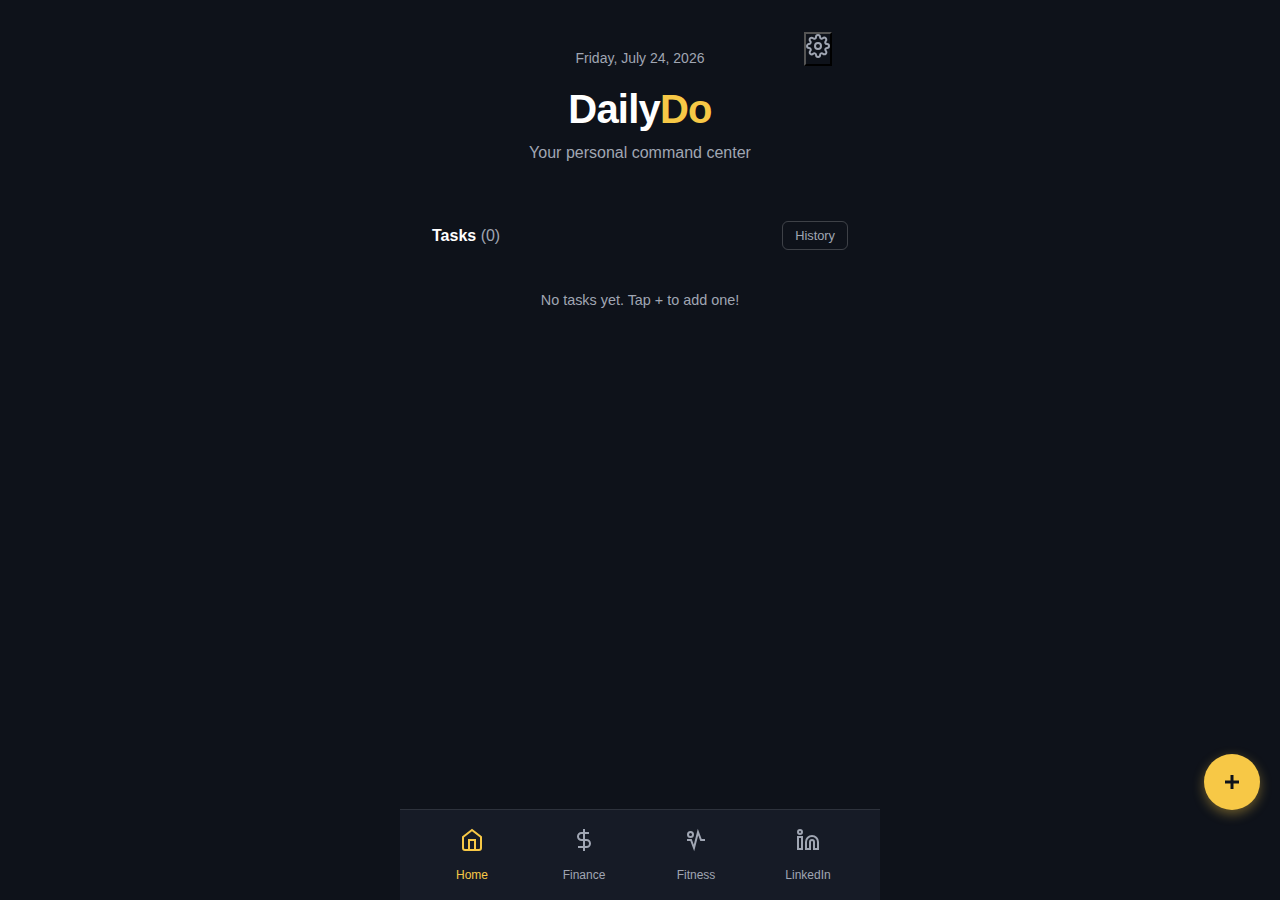
<file: index.html>
<!DOCTYPE html>
<html lang="en">
<head>
  <meta charset="UTF-8">
  <meta name="viewport" content="width=device-width, initial-scale=1.0, maximum-scale=1.0, user-scalable=no">
  <meta name="theme-color" content="#0E121A">
  <meta name="apple-mobile-web-app-capable" content="yes">
  <meta name="apple-mobile-web-app-status-bar-style" content="black-translucent">
  <meta name="description" content="Your personal command center - Finance, Fitness & LinkedIn">
  <title>Daily Do</title>

  <!-- PWA Manifest -->
  <link rel="manifest" href="manifest.json">

  <!-- Icons -->
  <link rel="icon" type="image/png" sizes="192x192" href="icons/icon-192.png">
  <link rel="icon" type="image/png" sizes="512x512" href="icons/icon-512.png">
  <link rel="apple-touch-icon" href="icons/apple-touch-icon.png">

  <link rel="stylesheet" href="styles/app.css">
  <style>
    /* Page-specific styles */
    .hero {
      text-align: center;
      padding: var(--spacing-xl) 0;
    }

    .hero-title {
      font-size: 2.5rem;
      font-weight: 800;
      letter-spacing: -0.02em;
      margin-bottom: var(--spacing-sm);
    }

    .hero-title span {
      color: var(--accent-yellow);
    }

    .hero-subtitle {
      color: var(--text-gray);
      font-size: 1rem;
    }

    .date-display {
      text-align: center;
      margin-bottom: var(--spacing-md);
      color: var(--text-gray);
      font-size: 0.875rem;
    }

    .settings-link {
      position: absolute;
      top: var(--spacing-md);
      right: var(--spacing-md);
      color: var(--text-gray);
      text-decoration: none;
      font-size: 1.5rem;
      transition: color var(--transition-fast);
    }

    .settings-link:hover {
      color: var(--accent-yellow);
    }

    .header {
      position: relative;
    }

    /* Todo Section */
    .todo-section {
      margin-top: var(--spacing-lg);
      margin-bottom: var(--spacing-md);
    }

    .todo-header {
      display: flex;
      justify-content: space-between;
      align-items: center;
      margin-bottom: var(--spacing-md);
    }

    .todo-title {
      font-size: 1rem;
      font-weight: 600;
      color: var(--text-white);
    }

    .todo-count {
      color: var(--text-gray);
      font-weight: 400;
    }

    .todo-history-btn {
      background: transparent;
      border: 1px solid rgba(255,255,255,0.2);
      color: var(--text-gray);
      padding: 6px 12px;
      border-radius: 6px;
      font-size: 0.8rem;
      cursor: pointer;
      transition: all 0.2s;
    }

    .todo-history-btn:hover {
      border-color: var(--accent-yellow);
      color: var(--accent-yellow);
    }

    .todo-list {
      display: flex;
      flex-direction: column;
      gap: 8px;
    }

    .todo-empty {
      text-align: center;
      padding: var(--spacing-lg);
      color: var(--text-gray);
      font-size: 0.9rem;
    }

    .todo-item {
      position: relative;
      background: var(--card-bg);
      border-radius: 12px;
      padding: 16px;
      display: flex;
      align-items: center;
      gap: 12px;
      overflow: hidden;
      touch-action: pan-y;
      user-select: none;
    }

    .todo-item-content {
      flex: 1;
      position: relative;
      z-index: 1;
      display: flex;
      align-items: center;
      gap: 12px;
      transition: transform 0.2s;
    }

    .todo-item-bg {
      position: absolute;
      top: 0;
      left: 0;
      right: 0;
      bottom: 0;
      opacity: 0;
      transition: opacity 0.2s;
    }

    .todo-item-bg.complete {
      background: var(--accent-mint);
    }

    .todo-item-bg.snooze {
      background: var(--accent-yellow);
    }

    .todo-text {
      flex: 1;
      font-size: 0.95rem;
      color: var(--text-white);
    }

    .todo-due {
      padding: 4px 8px;
      border-radius: 4px;
      font-size: 0.7rem;
      font-weight: 600;
      text-transform: uppercase;
    }

    .todo-due.today {
      background: rgba(252, 87, 78, 0.2);
      color: var(--accent-coral);
    }

    .todo-due.later {
      background: rgba(247, 200, 70, 0.2);
      color: var(--accent-yellow);
    }

    .todo-due.future {
      background: rgba(138, 233, 141, 0.2);
      color: var(--accent-mint);
    }

    .todo-action-hint {
      position: absolute;
      top: 50%;
      transform: translateY(-50%);
      font-size: 0.8rem;
      font-weight: 600;
      opacity: 0;
      transition: opacity 0.2s;
      z-index: 2;
    }

    .todo-action-hint.left {
      right: 16px;
      color: #0E121A;
    }

    .todo-action-hint.right {
      left: 16px;
      color: #0E121A;
    }

    /* FAB */
    .fab {
      position: fixed;
      bottom: 90px;
      right: 20px;
      width: 56px;
      height: 56px;
      border-radius: 50%;
      background: var(--accent-yellow);
      color: var(--bg-dark);
      border: none;
      cursor: pointer;
      display: flex;
      align-items: center;
      justify-content: center;
      box-shadow: 0 4px 12px rgba(247, 200, 70, 0.4);
      transition: all 0.2s;
      z-index: 100;
    }

    .fab:hover {
      transform: scale(1.1);
      box-shadow: 0 6px 20px rgba(247, 200, 70, 0.5);
    }

    .fab:active {
      transform: scale(0.95);
    }

    /* Task Input Modal */
    .task-input {
      width: 100%;
      padding: 16px;
      background: rgba(255,255,255,0.1);
      border: 1px solid rgba(255,255,255,0.2);
      border-radius: 8px;
      color: var(--text-white);
      font-size: 1rem;
      margin-bottom: var(--spacing-md);
      font-family: inherit;
    }

    .task-input:focus {
      outline: none;
      border-color: var(--accent-yellow);
    }

    .task-input::placeholder {
      color: var(--text-gray);
    }

    .due-options {
      display: flex;
      gap: 8px;
    }

    .due-btn {
      flex: 1;
      padding: 12px;
      background: rgba(255,255,255,0.05);
      border: 1px solid rgba(255,255,255,0.1);
      border-radius: 8px;
      color: var(--text-gray);
      font-size: 0.85rem;
      cursor: pointer;
      transition: all 0.2s;
      font-family: inherit;
    }

    .due-btn:hover {
      background: rgba(255,255,255,0.1);
    }

    .due-btn.active {
      background: var(--accent-yellow);
      border-color: var(--accent-yellow);
      color: var(--bg-dark);
      font-weight: 600;
    }

    .modal-actions {
      display: flex;
      gap: 12px;
      justify-content: flex-end;
    }

    /* History */
    .history-list {
      max-height: 300px;
      overflow-y: auto;
    }

    .history-item {
      padding: 12px;
      background: rgba(255,255,255,0.05);
      border-radius: 8px;
      margin-bottom: 8px;
    }

    .history-item-text {
      color: var(--text-white);
      font-size: 0.9rem;
      margin-bottom: 4px;
    }

    .history-item-meta {
      color: var(--text-gray);
      font-size: 0.75rem;
    }

    .mt-lg {
      margin-top: var(--spacing-lg);
    }
  </style>
</head>
<body>
  <div class="app-container">
    <div class="page-content">
      <header class="header">
        <button class="settings-link btn-ghost" onclick="openSettings()" aria-label="Settings">
          <svg width="24" height="24" viewBox="0 0 24 24" fill="none" stroke="currentColor" stroke-width="2">
            <circle cx="12" cy="12" r="3"/>
            <path d="M19.4 15a1.65 1.65 0 0 0 .33 1.82l.06.06a2 2 0 0 1 0 2.83 2 2 0 0 1-2.83 0l-.06-.06a1.65 1.65 0 0 0-1.82-.33 1.65 1.65 0 0 0-1 1.51V21a2 2 0 0 1-2 2 2 2 0 0 1-2-2v-.09A1.65 1.65 0 0 0 9 19.4a1.65 1.65 0 0 0-1.82.33l-.06.06a2 2 0 0 1-2.83 0 2 2 0 0 1 0-2.83l.06-.06a1.65 1.65 0 0 0 .33-1.82 1.65 1.65 0 0 0-1.51-1H3a2 2 0 0 1-2-2 2 2 0 0 1 2-2h.09A1.65 1.65 0 0 0 4.6 9a1.65 1.65 0 0 0-.33-1.82l-.06-.06a2 2 0 0 1 0-2.83 2 2 0 0 1 2.83 0l.06.06a1.65 1.65 0 0 0 1.82.33H9a1.65 1.65 0 0 0 1-1.51V3a2 2 0 0 1 2-2 2 2 0 0 1 2 2v.09a1.65 1.65 0 0 0 1 1.51 1.65 1.65 0 0 0 1.82-.33l.06-.06a2 2 0 0 1 2.83 0 2 2 0 0 1 0 2.83l-.06.06a1.65 1.65 0 0 0-.33 1.82V9a1.65 1.65 0 0 0 1.51 1H21a2 2 0 0 1 2 2 2 2 0 0 1-2 2h-.09a1.65 1.65 0 0 0-1.51 1z"/>
          </svg>
        </button>
      </header>

      <section class="hero animate-fade-in">
        <p class="date-display" id="currentDate"></p>
        <h1 class="hero-title">Daily<span>Do</span></h1>
        <p class="hero-subtitle">Your personal command center</p>
      </section>

      <!-- Todo Section -->
      <section class="todo-section animate-slide-up">
        <div class="todo-header">
          <h2 class="todo-title">Tasks <span class="todo-count" id="todoCount">(0)</span></h2>
          <button class="todo-history-btn" onclick="openHistory()">History</button>
        </div>
        <div class="todo-list" id="todoList">
          <div class="todo-empty" id="todoEmpty">
            <p>No tasks yet. Tap + to add one!</p>
          </div>
        </div>
      </section>

    </div>

    <!-- Bottom Navigation -->
    <nav class="bottom-nav">
      <ul class="nav-items">
        <li class="nav-item">
          <a href="index.html" class="nav-link active">
            <span class="nav-icon">
              <svg width="24" height="24" viewBox="0 0 24 24" fill="none" stroke="currentColor" stroke-width="2">
                <path d="M3 9l9-7 9 7v11a2 2 0 0 1-2 2H5a2 2 0 0 1-2-2z"/>
                <polyline points="9,22 9,12 15,12 15,22"/>
              </svg>
            </span>
            <span class="nav-label">Home</span>
          </a>
        </li>
        <li class="nav-item">
          <a href="finance/summary.html" class="nav-link">
            <span class="nav-icon">
              <svg width="24" height="24" viewBox="0 0 24 24" fill="none" stroke="currentColor" stroke-width="2">
                <line x1="12" y1="1" x2="12" y2="23"/>
                <path d="M17 5H9.5a3.5 3.5 0 0 0 0 7h5a3.5 3.5 0 0 1 0 7H6"/>
              </svg>
            </span>
            <span class="nav-label">Finance</span>
          </a>
        </li>
        <li class="nav-item">
          <a href="fitness/index.html" class="nav-link">
            <span class="nav-icon">
              <svg width="24" height="24" viewBox="0 0 24 24" fill="none" stroke="currentColor" stroke-width="2">
                <path d="M6.5 6.5m-2.5 0a2.5 2.5 0 1 0 5 0a2.5 2.5 0 1 0 -5 0"/>
                <path d="M3 12h4l3 8 4-16 3 8h4"/>
              </svg>
            </span>
            <span class="nav-label">Fitness</span>
          </a>
        </li>
        <li class="nav-item">
          <a href="linkedin/index.html" class="nav-link">
            <span class="nav-icon">
              <svg width="24" height="24" viewBox="0 0 24 24" fill="none" stroke="currentColor" stroke-width="2">
                <path d="M16 8a6 6 0 0 1 6 6v7h-4v-7a2 2 0 0 0-2-2 2 2 0 0 0-2 2v7h-4v-7a6 6 0 0 1 6-6z"/>
                <rect x="2" y="9" width="4" height="12"/>
                <circle cx="4" cy="4" r="2"/>
              </svg>
            </span>
            <span class="nav-label">LinkedIn</span>
          </a>
        </li>
      </ul>
    </nav>
  </div>

  <!-- FAB Button -->
  <button class="fab" id="fabBtn" onclick="openAddTask()">
    <svg width="24" height="24" viewBox="0 0 24 24" fill="none" stroke="currentColor" stroke-width="3">
      <line x1="12" y1="5" x2="12" y2="19"/>
      <line x1="5" y1="12" x2="19" y2="12"/>
    </svg>
  </button>

  <!-- Add Task Modal -->
  <div id="addTaskModal" class="modal hidden" onclick="closeAddTask(event)">
    <div class="modal-content card" onclick="event.stopPropagation()">
      <h2 class="text-title mb-lg">New Task</h2>

      <input type="text" id="taskInput" class="task-input" placeholder="What needs to be done?" autofocus>

      <div class="due-options mb-lg">
        <button class="due-btn active" data-due="today" onclick="selectDue(this)">Today</button>
        <button class="due-btn" data-due="later" onclick="selectDue(this)">Later</button>
        <button class="due-btn" data-due="2days" onclick="selectDue(this)">In 2 Days</button>
      </div>

      <div class="modal-actions">
        <button class="btn btn-ghost" onclick="closeAddTask()">Cancel</button>
        <button class="btn btn-primary" onclick="addTask()">Add Task</button>
      </div>
    </div>
  </div>

  <!-- History Modal -->
  <div id="historyModal" class="modal hidden" onclick="closeHistory(event)">
    <div class="modal-content card" onclick="event.stopPropagation()">
      <h2 class="text-title mb-lg">Completed Tasks</h2>
      <div class="history-list" id="historyList">
        <p class="text-gray">No completed tasks yet</p>
      </div>
      <button class="btn btn-ghost btn-block mt-lg" onclick="closeHistory()">Close</button>
    </div>
  </div>

  <!-- Settings Modal -->
  <div id="settingsModal" class="modal hidden" onclick="closeSettings(event)">
    <div class="modal-content card" onclick="event.stopPropagation()">
      <h2 class="text-title mb-lg">Settings</h2>

      <div class="setting-item mb-lg">
        <h3 class="text-body mb-sm">Data Backup</h3>
        <div class="flex gap-sm">
          <button class="btn btn-secondary btn-sm" onclick="Memory.downloadBackup()">
            Export Data
          </button>
          <label class="btn btn-secondary btn-sm">
            Import Data
            <input type="file" accept=".json" onchange="handleImport(event)" style="display:none">
          </label>
        </div>
      </div>

      <div class="setting-item mb-lg">
        <h3 class="text-body mb-sm">Storage Used</h3>
        <p class="text-caption" id="storageInfo">Calculating...</p>
      </div>

      <button class="btn btn-ghost btn-block" onclick="closeSettings()">Close</button>
    </div>
  </div>

  <style>
    .modal {
      position: fixed;
      top: 0;
      left: 0;
      right: 0;
      bottom: 0;
      background-color: rgba(0, 0, 0, 0.8);
      display: flex;
      align-items: center;
      justify-content: center;
      padding: var(--spacing-md);
      z-index: 200;
    }

    .modal.hidden {
      display: none;
    }

    .modal-content {
      width: 100%;
      max-width: 360px;
    }

    .setting-item {
      padding-bottom: var(--spacing-md);
      border-bottom: 1px solid rgba(255, 255, 255, 0.1);
    }
  </style>

  <script src="scripts/memory.js"></script>
  <script>
    // Set current date
    document.getElementById('currentDate').textContent = new Date().toLocaleDateString('en-US', {
      weekday: 'long',
      year: 'numeric',
      month: 'long',
      day: 'numeric'
    });

    // Settings modal
    function openSettings() {
      document.getElementById('settingsModal').classList.remove('hidden');
      updateStorageInfo();
    }

    function closeSettings(event) {
      if (!event || event.target === event.currentTarget) {
        document.getElementById('settingsModal').classList.add('hidden');
      }
    }

    function updateStorageInfo() {
      const info = Memory.getStorageInfo();
      const breakdown = Object.entries(info.breakdownFormatted)
        .map(([ns, size]) => `${ns}: ${size}`)
        .join(', ');
      document.getElementById('storageInfo').textContent = `Total: ${info.totalFormatted} (${breakdown})`;
    }

    function handleImport(event) {
      const file = event.target.files[0];
      if (file) {
        Memory.restoreFromFile(file)
          .then(() => {
            alert('Data imported successfully!');
            loadStats();
            updateStorageInfo();
          })
          .catch(err => {
            alert('Error importing data: ' + err.message);
          });
      }
    }

    // Track home visit
    Memory.setLastVisited('home');

    // ========================================
    // Todo List Functionality
    // ========================================

    let selectedDue = 'today';

    // Get todos from memory
    function getTodos() {
      return Memory.get('todos', 'active') || [];
    }

    function getCompletedTodos() {
      return Memory.get('todos', 'completed') || [];
    }

    function saveTodos(todos) {
      Memory.set('todos', 'active', todos);
    }

    function saveCompletedTodos(completed) {
      Memory.set('todos', 'completed', completed);
    }

    // Calculate due date
    function calculateDueDate(type) {
      const now = new Date();
      switch(type) {
        case 'today':
          return new Date(now.setHours(23, 59, 59, 999)).toISOString();
        case 'later':
          now.setDate(now.getDate() + 2);
          return now.toISOString();
        case '2days':
          now.setDate(now.getDate() + 2);
          return now.toISOString();
        default:
          return new Date().toISOString();
      }
    }

    // Get due label
    function getDueLabel(dueDate) {
      const due = new Date(dueDate);
      const now = new Date();
      const today = new Date(now.getFullYear(), now.getMonth(), now.getDate());
      const tomorrow = new Date(today);
      tomorrow.setDate(tomorrow.getDate() + 1);
      const dueDay = new Date(due.getFullYear(), due.getMonth(), due.getDate());

      if (dueDay <= today) return { text: 'Today', class: 'today' };
      if (dueDay.getTime() === tomorrow.getTime()) return { text: 'Tomorrow', class: 'later' };
      return { text: 'Later', class: 'future' };
    }

    // Filter visible todos (not snoozed)
    function getVisibleTodos() {
      const todos = getTodos();
      const now = new Date().getTime();
      return todos.filter(t => !t.snoozedUntil || new Date(t.snoozedUntil).getTime() <= now);
    }

    // Render todos
    function renderTodos() {
      const todos = getVisibleTodos();
      const listEl = document.getElementById('todoList');
      const countEl = document.getElementById('todoCount');
      const emptyEl = document.getElementById('todoEmpty');

      countEl.textContent = `(${todos.length})`;

      if (todos.length === 0) {
        listEl.innerHTML = '';
        listEl.appendChild(emptyEl);
        emptyEl.style.display = 'block';
        return;
      }

      emptyEl.style.display = 'none';

      // Sort by due date
      todos.sort((a, b) => new Date(a.dueDate) - new Date(b.dueDate));

      listEl.innerHTML = todos.map(todo => {
        const due = getDueLabel(todo.dueDate);
        return `
          <div class="todo-item" data-id="${todo.id}" ontouchstart="handleTouchStart(event)" ontouchmove="handleTouchMove(event)" ontouchend="handleTouchEnd(event)">
            <div class="todo-item-bg complete"></div>
            <div class="todo-item-bg snooze"></div>
            <span class="todo-action-hint right">Done</span>
            <span class="todo-action-hint left">+6h</span>
            <div class="todo-item-content">
              <span class="todo-text">${escapeHtml(todo.text)}</span>
              <span class="todo-due ${due.class}">${due.text}</span>
            </div>
          </div>
        `;
      }).join('');
    }

    function escapeHtml(text) {
      const div = document.createElement('div');
      div.textContent = text;
      return div.innerHTML;
    }

    // Add task modal
    function openAddTask() {
      document.getElementById('addTaskModal').classList.remove('hidden');
      document.getElementById('taskInput').focus();
    }

    function closeAddTask(event) {
      if (!event || event.target === event.currentTarget) {
        document.getElementById('addTaskModal').classList.add('hidden');
        document.getElementById('taskInput').value = '';
        selectedDue = 'today';
        document.querySelectorAll('.due-btn').forEach(btn => {
          btn.classList.toggle('active', btn.dataset.due === 'today');
        });
      }
    }

    function selectDue(btn) {
      selectedDue = btn.dataset.due;
      document.querySelectorAll('.due-btn').forEach(b => b.classList.remove('active'));
      btn.classList.add('active');
    }

    function addTask() {
      const input = document.getElementById('taskInput');
      const text = input.value.trim();
      if (!text) return;

      const todos = getTodos();
      const newTodo = {
        id: Date.now().toString(),
        text: text,
        dueDate: calculateDueDate(selectedDue),
        createdAt: new Date().toISOString(),
        snoozedCount: 0
      };

      todos.push(newTodo);
      saveTodos(todos);
      closeAddTask();
      renderTodos();
    }

    // Complete task
    function completeTask(id) {
      const todos = getTodos();
      const taskIndex = todos.findIndex(t => t.id === id);
      if (taskIndex === -1) return;

      const task = todos[taskIndex];
      todos.splice(taskIndex, 1);
      saveTodos(todos);

      // Add to completed
      const completed = getCompletedTodos();
      completed.unshift({
        id: task.id,
        text: task.text,
        completedAt: new Date().toISOString(),
        originalDueDate: task.dueDate
      });
      // Keep only last 50 completed
      if (completed.length > 50) completed.pop();
      saveCompletedTodos(completed);

      renderTodos();
    }

    // Snooze task (+6 hours)
    function snoozeTask(id) {
      const todos = getTodos();
      const task = todos.find(t => t.id === id);
      if (!task) return;

      const snoozeUntil = new Date();
      snoozeUntil.setHours(snoozeUntil.getHours() + 6);
      task.snoozedUntil = snoozeUntil.toISOString();
      task.snoozedCount = (task.snoozedCount || 0) + 1;

      saveTodos(todos);
      renderTodos();
    }

    // Swipe handling
    let touchStartX = 0;
    let touchCurrentX = 0;
    let currentTodoItem = null;

    function handleTouchStart(e) {
      touchStartX = e.touches[0].clientX;
      currentTodoItem = e.currentTarget;
    }

    function handleTouchMove(e) {
      if (!currentTodoItem) return;
      touchCurrentX = e.touches[0].clientX;
      const diff = touchCurrentX - touchStartX;
      const content = currentTodoItem.querySelector('.todo-item-content');
      const completeBg = currentTodoItem.querySelector('.todo-item-bg.complete');
      const snoozeBg = currentTodoItem.querySelector('.todo-item-bg.snooze');
      const rightHint = currentTodoItem.querySelector('.todo-action-hint.right');
      const leftHint = currentTodoItem.querySelector('.todo-action-hint.left');

      // Limit swipe distance
      const maxSwipe = 100;
      const clampedDiff = Math.max(-maxSwipe, Math.min(maxSwipe, diff));

      content.style.transform = `translateX(${clampedDiff}px)`;

      // Show backgrounds based on direction
      if (diff > 20) {
        completeBg.style.opacity = Math.min(1, diff / 80);
        snoozeBg.style.opacity = 0;
        rightHint.style.opacity = diff > 40 ? 1 : 0;
        leftHint.style.opacity = 0;
      } else if (diff < -20) {
        snoozeBg.style.opacity = Math.min(1, Math.abs(diff) / 80);
        completeBg.style.opacity = 0;
        leftHint.style.opacity = Math.abs(diff) > 40 ? 1 : 0;
        rightHint.style.opacity = 0;
      } else {
        completeBg.style.opacity = 0;
        snoozeBg.style.opacity = 0;
        rightHint.style.opacity = 0;
        leftHint.style.opacity = 0;
      }
    }

    function handleTouchEnd(e) {
      if (!currentTodoItem) return;
      const diff = touchCurrentX - touchStartX;
      const id = currentTodoItem.dataset.id;
      const content = currentTodoItem.querySelector('.todo-item-content');
      const completeBg = currentTodoItem.querySelector('.todo-item-bg.complete');
      const snoozeBg = currentTodoItem.querySelector('.todo-item-bg.snooze');
      const rightHint = currentTodoItem.querySelector('.todo-action-hint.right');
      const leftHint = currentTodoItem.querySelector('.todo-action-hint.left');

      // Threshold for action
      if (diff > 80) {
        // Complete
        currentTodoItem.style.transition = 'transform 0.3s, opacity 0.3s';
        currentTodoItem.style.transform = 'translateX(100%)';
        currentTodoItem.style.opacity = '0';
        setTimeout(() => completeTask(id), 300);
      } else if (diff < -80) {
        // Snooze
        currentTodoItem.style.transition = 'transform 0.3s, opacity 0.3s';
        currentTodoItem.style.transform = 'translateX(-100%)';
        currentTodoItem.style.opacity = '0';
        setTimeout(() => snoozeTask(id), 300);
      } else {
        // Reset position
        content.style.transform = 'translateX(0)';
        completeBg.style.opacity = 0;
        snoozeBg.style.opacity = 0;
        rightHint.style.opacity = 0;
        leftHint.style.opacity = 0;
      }

      currentTodoItem = null;
      touchStartX = 0;
      touchCurrentX = 0;
    }

    // History modal
    function openHistory() {
      const completed = getCompletedTodos();
      const listEl = document.getElementById('historyList');

      if (completed.length === 0) {
        listEl.innerHTML = '<p class="text-gray">No completed tasks yet</p>';
      } else {
        listEl.innerHTML = completed.map(task => {
          const date = new Date(task.completedAt);
          return `
            <div class="history-item">
              <div class="history-item-text">${escapeHtml(task.text)}</div>
              <div class="history-item-meta">Completed ${date.toLocaleDateString()} at ${date.toLocaleTimeString([], {hour: '2-digit', minute:'2-digit'})}</div>
            </div>
          `;
        }).join('');
      }

      document.getElementById('historyModal').classList.remove('hidden');
    }

    function closeHistory(event) {
      if (!event || event.target === event.currentTarget) {
        document.getElementById('historyModal').classList.add('hidden');
      }
    }

    // Enter key to add task
    document.addEventListener('DOMContentLoaded', () => {
      document.getElementById('taskInput').addEventListener('keypress', (e) => {
        if (e.key === 'Enter') addTask();
      });
      renderTodos();
    });

    // Register Service Worker for PWA
    if ('serviceWorker' in navigator) {
      window.addEventListener('load', () => {
        navigator.serviceWorker.register('./sw.js')
          .then((registration) => {
            console.log('SW registered:', registration.scope);
          })
          .catch((error) => {
            console.log('SW registration failed:', error);
          });
      });
    }
  </script>
</body>
</html>
</file>
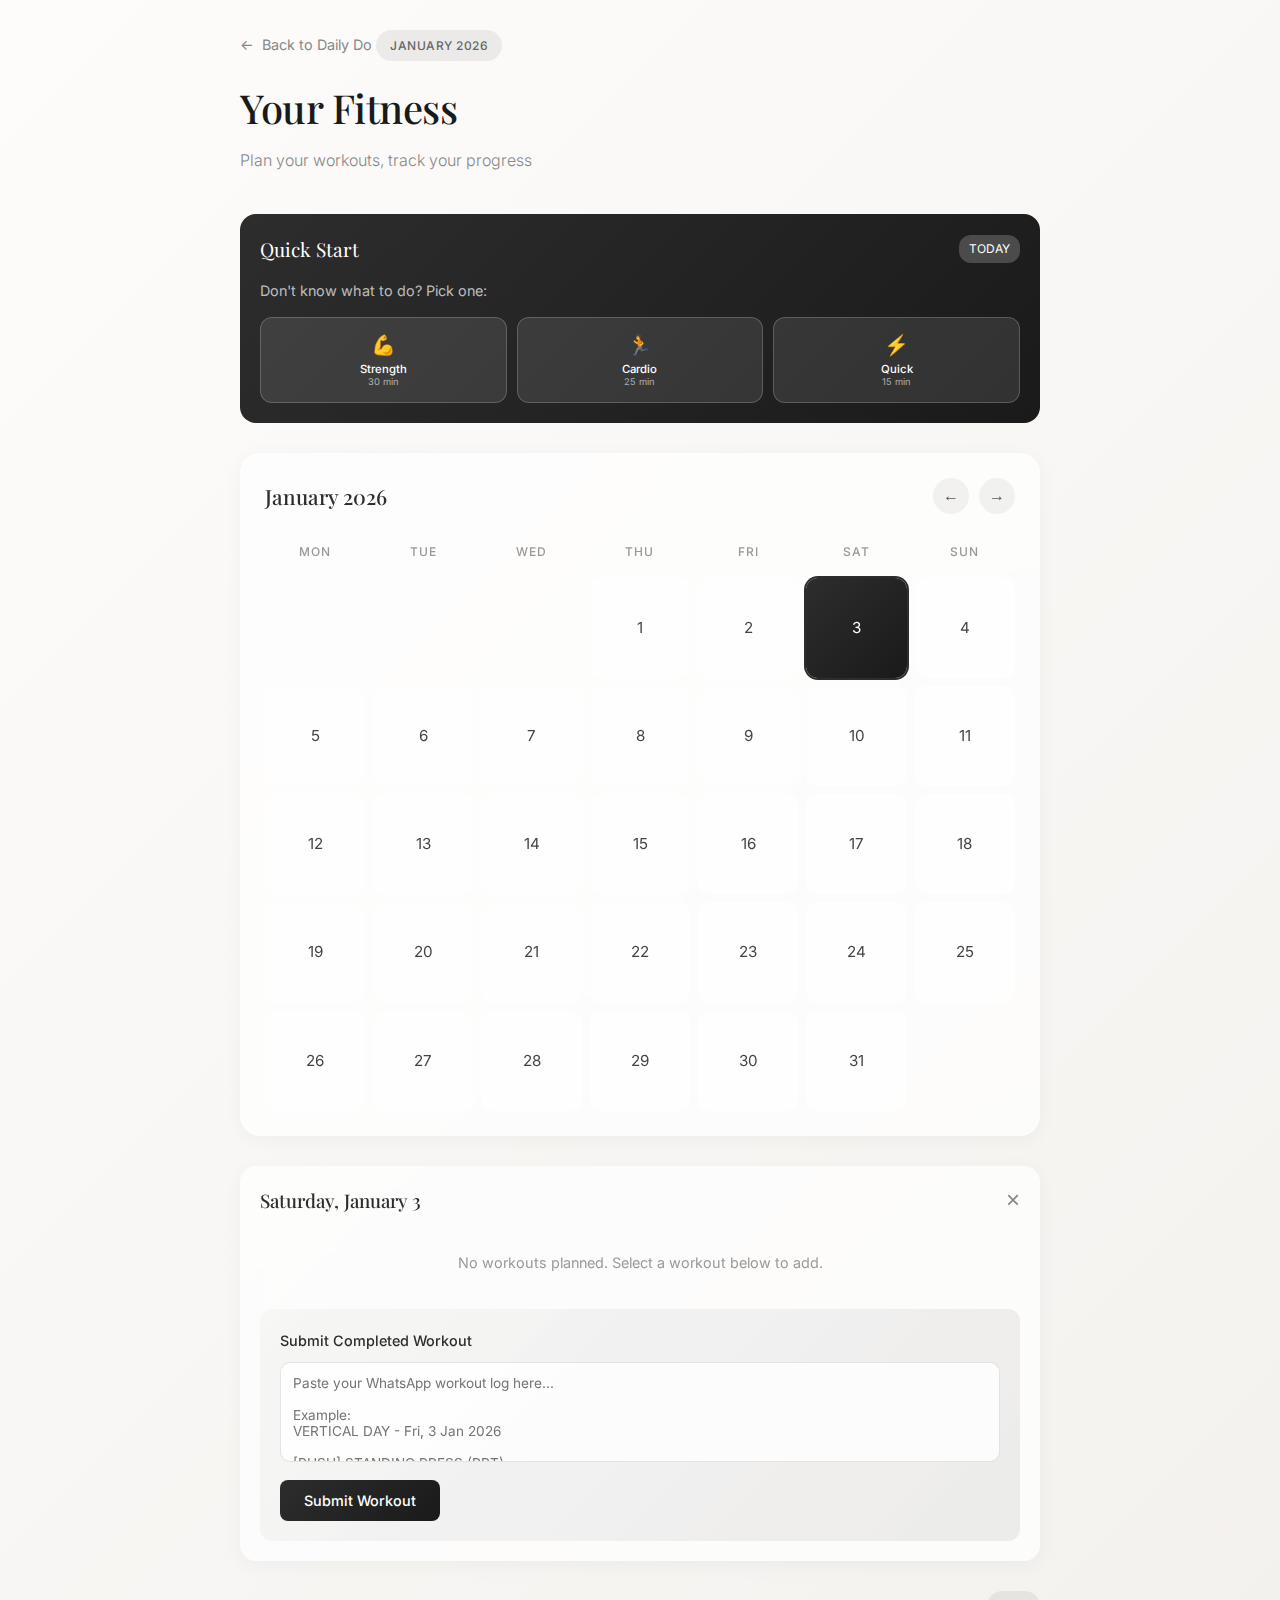
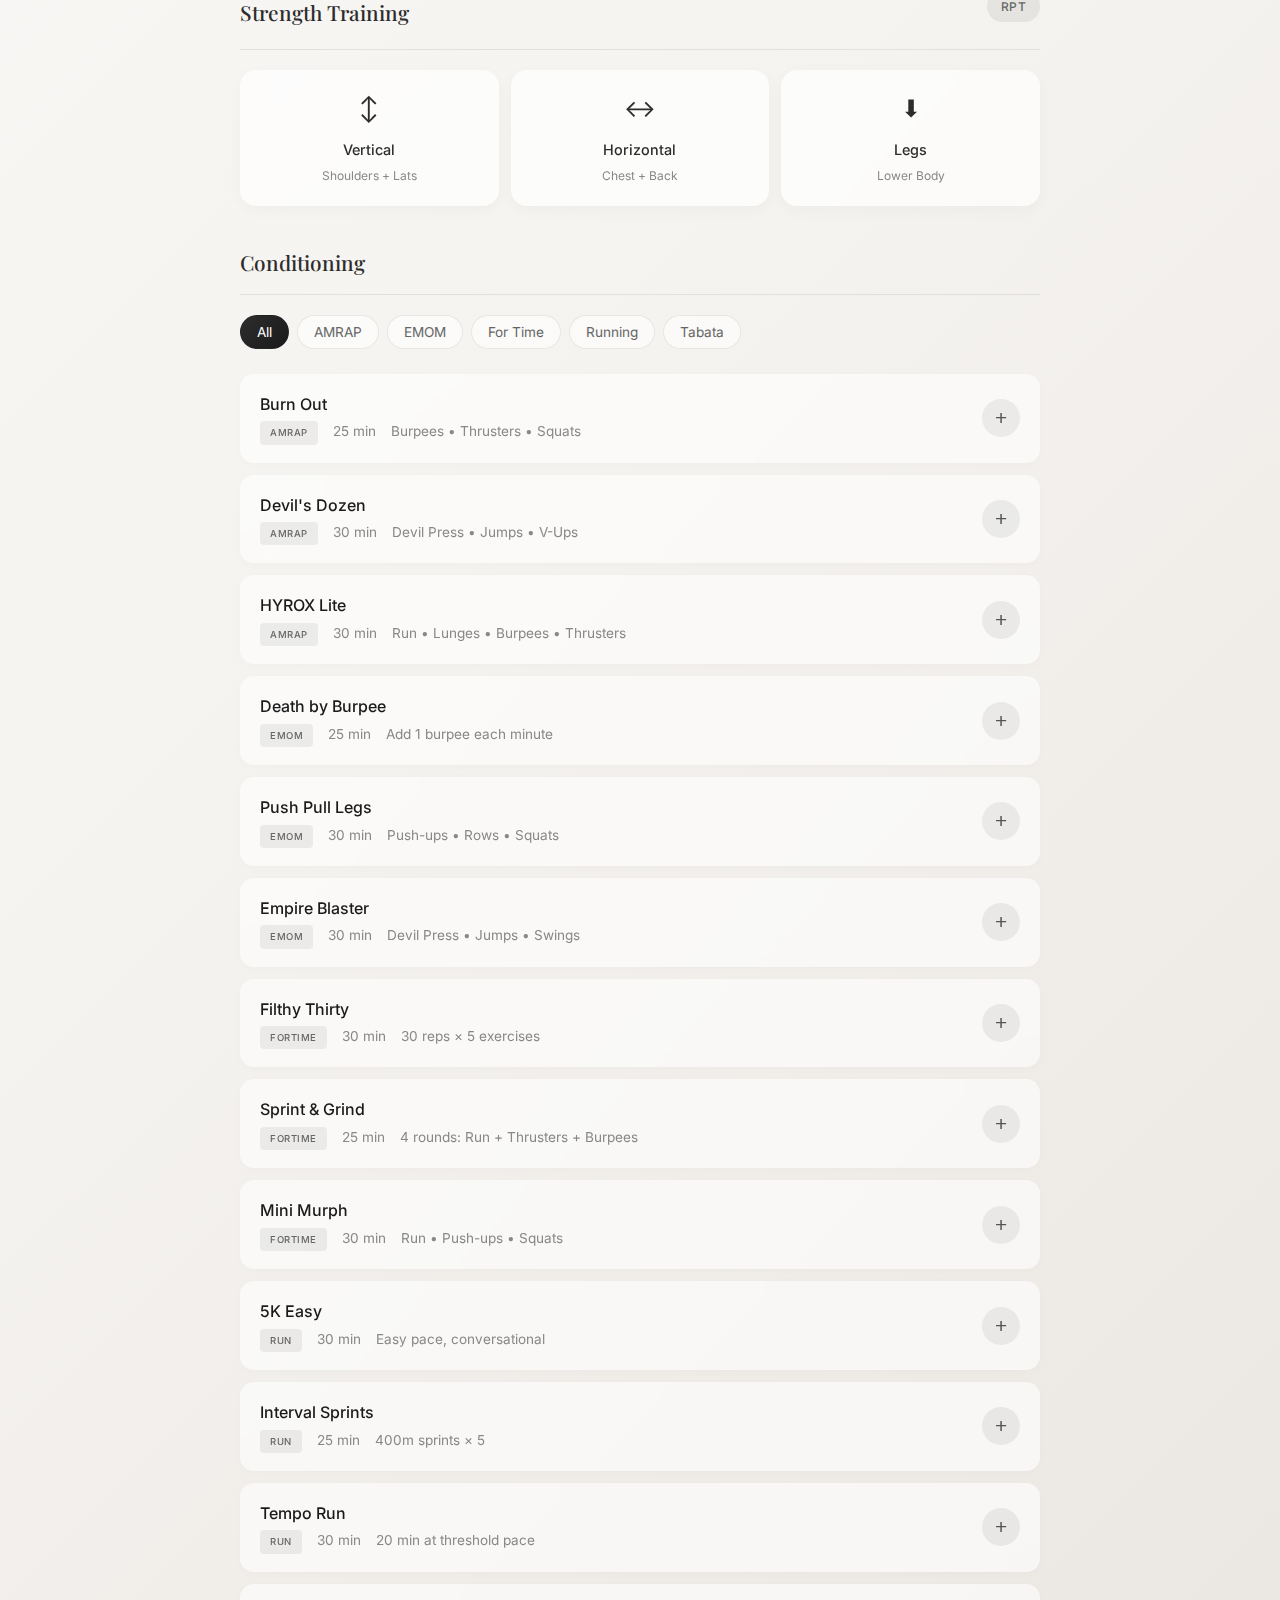
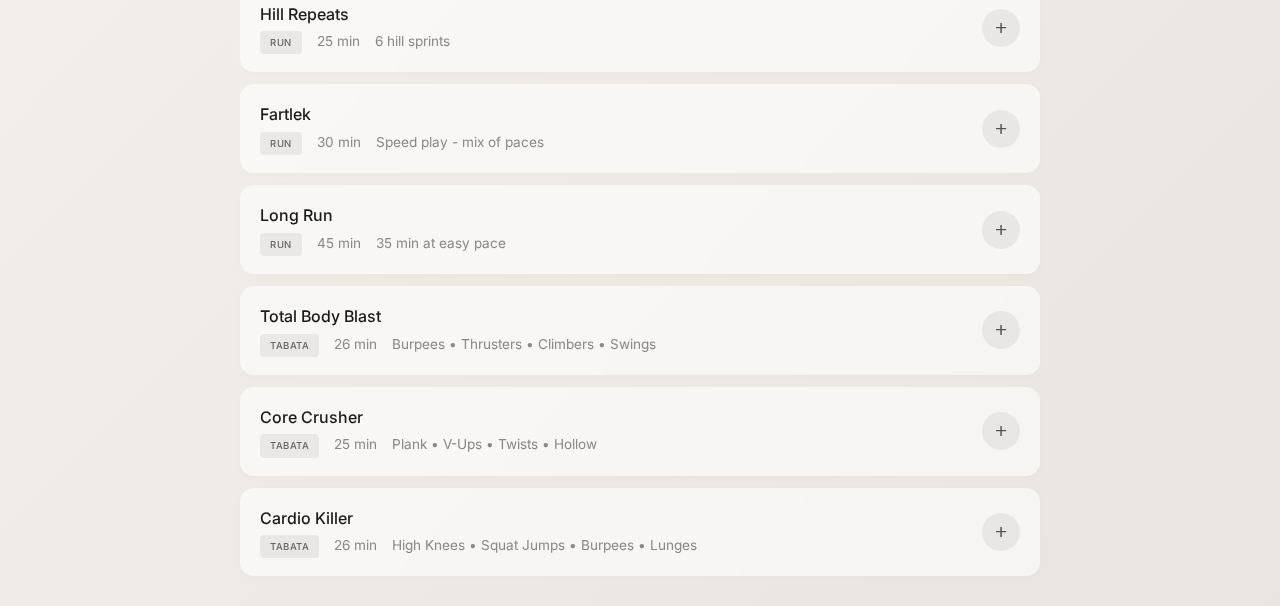
<file: fitness/index.html>
<!DOCTYPE html>
<html lang="en">
<head>
    <meta charset="UTF-8">
    <meta name="viewport" content="width=device-width, initial-scale=1.0">
    <title>Fitness - January 2026</title>
    <link href="https://fonts.googleapis.com/css2?family=Playfair+Display:wght@400;500;600&family=Inter:wght@300;400;500;600&display=swap" rel="stylesheet">
    <style>
        * { box-sizing: border-box; margin: 0; padding: 0; }
        body {
            font-family: 'Inter', -apple-system, sans-serif;
            background: linear-gradient(135deg, #fdfcfb 0%, #f5f3f0 50%, #e8e4df 100%);
            min-height: 100vh;
            color: #2d2d2d;
            padding: 30px 20px;
            font-weight: 400;
            line-height: 1.6;
        }

        .container {
            max-width: 800px;
            margin: 0 auto;
        }

        .tag {
            display: inline-block;
            background: rgba(45, 45, 45, 0.08);
            color: #666;
            padding: 6px 14px;
            border-radius: 20px;
            font-size: 0.75em;
            font-weight: 500;
            letter-spacing: 0.5px;
            text-transform: uppercase;
            margin-bottom: 12px;
        }

        h1 {
            font-family: 'Playfair Display', Georgia, serif;
            font-size: 2.5em;
            font-weight: 500;
            margin-bottom: 8px;
            letter-spacing: -0.5px;
            color: #1a1a1a;
        }

        .subtitle {
            color: #888;
            margin-bottom: 40px;
            font-size: 1em;
            font-weight: 300;
        }

        /* Calendar */
        .calendar {
            background: rgba(255, 255, 255, 0.7);
            backdrop-filter: blur(10px);
            border-radius: 20px;
            padding: 25px;
            margin-bottom: 30px;
            box-shadow: 0 4px 20px rgba(0,0,0,0.04);
        }

        .calendar-header {
            display: flex;
            justify-content: space-between;
            align-items: center;
            margin-bottom: 20px;
        }

        .calendar-title {
            font-family: 'Playfair Display', serif;
            font-size: 1.3em;
            font-weight: 500;
        }

        .calendar-nav {
            display: flex;
            gap: 10px;
        }

        .calendar-nav button {
            background: rgba(45, 45, 45, 0.06);
            border: none;
            width: 36px;
            height: 36px;
            border-radius: 50%;
            cursor: pointer;
            font-size: 1em;
            transition: all 0.2s;
            color: #555;
        }

        .calendar-nav button:hover {
            background: #2d2d2d;
            color: #fff;
        }

        .weekdays {
            display: grid;
            grid-template-columns: repeat(7, 1fr);
            gap: 8px;
            margin-bottom: 8px;
        }

        .weekday {
            text-align: center;
            font-size: 0.75em;
            font-weight: 500;
            color: #999;
            text-transform: uppercase;
            letter-spacing: 1px;
            padding: 8px;
        }

        .days {
            display: grid;
            grid-template-columns: repeat(7, 1fr);
            gap: 8px;
        }

        .day {
            aspect-ratio: 1;
            display: flex;
            flex-direction: column;
            align-items: center;
            justify-content: center;
            border-radius: 12px;
            cursor: pointer;
            transition: all 0.2s;
            background: rgba(255,255,255,0.5);
            position: relative;
            font-size: 0.95em;
            color: #444;
        }

        .day:hover {
            background: rgba(45, 45, 45, 0.1);
        }

        .day.empty {
            background: transparent;
            cursor: default;
        }

        .day.today {
            background: linear-gradient(135deg, #2d2d2d 0%, #1a1a1a 100%);
            color: #fff;
        }

        .day.has-workout::after {
            content: '';
            position: absolute;
            bottom: 6px;
            width: 6px;
            height: 6px;
            border-radius: 50%;
            background: #2d2d2d;
        }

        .day.today.has-workout::after {
            background: #fff;
        }

        .day.completed::after {
            background: #4ade80 !important;
        }

        .day.selected {
            box-shadow: 0 0 0 2px #2d2d2d;
        }

        /* Day Detail */
        .day-detail {
            display: none;
            background: rgba(255, 255, 255, 0.7);
            backdrop-filter: blur(10px);
            border-radius: 16px;
            padding: 20px;
            margin-bottom: 30px;
            box-shadow: 0 4px 20px rgba(0,0,0,0.04);
        }

        .day-detail.show {
            display: block;
        }

        .day-detail-header {
            display: flex;
            justify-content: space-between;
            align-items: center;
            margin-bottom: 15px;
        }

        .day-detail h3 {
            font-family: 'Playfair Display', serif;
            font-weight: 500;
        }

        .day-workout {
            background: rgba(255,255,255,0.8);
            padding: 15px;
            border-radius: 10px;
            margin-bottom: 10px;
            display: flex;
            justify-content: space-between;
            align-items: center;
        }

        .day-workout.completed {
            border-left: 3px solid #4ade80;
        }

        .remove-btn {
            background: none;
            border: none;
            color: #aaa;
            cursor: pointer;
            font-size: 1.2em;
            padding: 5px;
        }

        .remove-btn:hover {
            color: #e74c3c;
        }

        .empty-day {
            color: #999;
            font-size: 0.9em;
            text-align: center;
            padding: 20px;
        }

        /* Submit Section */
        .submit-section {
            background: linear-gradient(135deg, rgba(45,45,45,0.03) 0%, rgba(45,45,45,0.08) 100%);
            border-radius: 12px;
            padding: 20px;
            margin-top: 15px;
        }

        .submit-section h4 {
            font-weight: 500;
            margin-bottom: 10px;
            font-size: 0.9em;
        }

        .submit-textarea {
            background: rgba(255,255,255,0.8);
            border: 1px solid rgba(0,0,0,0.1);
            border-radius: 10px;
            padding: 12px;
            width: 100%;
            min-height: 100px;
            font-family: inherit;
            font-size: 0.85em;
            resize: none;
            color: #333;
        }

        .submit-textarea:focus {
            outline: none;
            border-color: #2d2d2d;
        }

        .submit-btn {
            background: linear-gradient(135deg, #2d2d2d 0%, #1a1a1a 100%);
            color: #fff;
            border: none;
            padding: 12px 24px;
            border-radius: 8px;
            font-size: 0.9em;
            font-weight: 500;
            cursor: pointer;
            margin-top: 10px;
            font-family: inherit;
            transition: all 0.2s;
        }

        .submit-btn:hover {
            transform: translateY(-1px);
            box-shadow: 0 4px 12px rgba(0,0,0,0.15);
        }

        /* Section Headers */
        .section-header {
            display: flex;
            justify-content: space-between;
            align-items: center;
            margin-bottom: 20px;
            padding-bottom: 15px;
            border-bottom: 1px solid rgba(0,0,0,0.08);
        }

        .section-title {
            font-family: 'Playfair Display', serif;
            font-size: 1.3em;
            font-weight: 500;
        }

        /* Strength Cards */
        .strength-cards {
            display: grid;
            grid-template-columns: repeat(3, 1fr);
            gap: 12px;
            margin-bottom: 40px;
        }

        .strength-card {
            background: rgba(255, 255, 255, 0.7);
            backdrop-filter: blur(10px);
            padding: 20px;
            border-radius: 16px;
            text-align: center;
            cursor: pointer;
            transition: all 0.2s;
            text-decoration: none;
            color: inherit;
            box-shadow: 0 4px 15px rgba(0,0,0,0.03);
        }

        .strength-card:hover {
            transform: translateY(-2px);
            box-shadow: 0 8px 25px rgba(0,0,0,0.08);
        }

        .strength-icon {
            font-size: 1.5em;
            margin-bottom: 10px;
        }

        .strength-name {
            font-weight: 500;
            font-size: 0.9em;
        }

        .strength-desc {
            color: #888;
            font-size: 0.75em;
            margin-top: 5px;
        }

        /* Filters */
        .filters {
            display: flex;
            gap: 8px;
            flex-wrap: wrap;
            margin-bottom: 25px;
        }

        .filter-btn {
            background: rgba(255,255,255,0.6);
            border: 1px solid rgba(0,0,0,0.08);
            color: #666;
            padding: 8px 16px;
            border-radius: 20px;
            cursor: pointer;
            font-size: 0.85em;
            font-weight: 400;
            transition: all 0.2s;
            font-family: inherit;
        }

        .filter-btn:hover, .filter-btn.active {
            background: linear-gradient(135deg, #2d2d2d 0%, #1a1a1a 100%);
            color: #fff;
            border-color: transparent;
        }

        /* Workout Cards */
        .workout-list {
            display: flex;
            flex-direction: column;
            gap: 12px;
        }

        .workout-card {
            display: flex;
            justify-content: space-between;
            align-items: center;
            padding: 18px 20px;
            background: rgba(255, 255, 255, 0.6);
            backdrop-filter: blur(10px);
            border-radius: 14px;
            cursor: pointer;
            transition: all 0.2s;
            box-shadow: 0 2px 10px rgba(0,0,0,0.02);
        }

        .workout-card:hover {
            background: rgba(255, 255, 255, 0.9);
            transform: translateY(-1px);
            box-shadow: 0 4px 15px rgba(0,0,0,0.06);
        }

        .workout-info {
            flex: 1;
        }

        .workout-name {
            font-weight: 500;
            font-size: 1em;
            margin-bottom: 4px;
            color: #1a1a1a;
        }

        .workout-meta {
            display: flex;
            gap: 15px;
            color: #888;
            font-size: 0.85em;
        }

        .workout-type-tag {
            background: rgba(45,45,45,0.08);
            padding: 4px 10px;
            border-radius: 4px;
            font-size: 0.7em;
            font-weight: 500;
            text-transform: uppercase;
            letter-spacing: 0.5px;
            color: #666;
        }

        .add-btn {
            width: 38px;
            height: 38px;
            border-radius: 50%;
            border: none;
            background: rgba(45,45,45,0.08);
            cursor: pointer;
            font-size: 1.3em;
            display: flex;
            align-items: center;
            justify-content: center;
            transition: all 0.2s;
            color: #555;
        }

        .add-btn:hover {
            background: linear-gradient(135deg, #2d2d2d 0%, #1a1a1a 100%);
            color: #fff;
        }

        /* Modal */
        .modal {
            display: none;
            position: fixed;
            top: 0;
            left: 0;
            width: 100%;
            height: 100%;
            background: rgba(0,0,0,0.4);
            backdrop-filter: blur(5px);
            z-index: 100;
            align-items: center;
            justify-content: center;
        }

        .modal.show {
            display: flex;
        }

        .modal-content {
            background: linear-gradient(135deg, #fdfcfb 0%, #f5f3f0 100%);
            padding: 30px;
            border-radius: 20px;
            max-width: 450px;
            width: 90%;
            max-height: 80vh;
            overflow-y: auto;
            position: relative;
            box-shadow: 0 20px 60px rgba(0,0,0,0.2);
        }

        .modal-close {
            position: absolute;
            top: 20px;
            right: 20px;
            background: none;
            border: none;
            font-size: 1.5em;
            cursor: pointer;
            color: #888;
        }

        .modal h2 {
            font-family: 'Playfair Display', serif;
            font-size: 1.5em;
            font-weight: 500;
            margin-bottom: 5px;
        }

        .modal .workout-type-label {
            color: #888;
            font-size: 0.9em;
            margin-bottom: 20px;
            display: block;
        }

        .modal-detail {
            background: rgba(255,255,255,0.7);
            padding: 20px;
            border-radius: 12px;
            margin-bottom: 20px;
        }

        .modal-detail h4 {
            font-weight: 500;
            margin-bottom: 12px;
            font-size: 0.9em;
        }

        .modal-detail ul {
            list-style: none;
        }

        .modal-detail li {
            padding: 8px 0;
            border-bottom: 1px solid rgba(0,0,0,0.06);
            font-size: 0.9em;
        }

        .modal-detail li:last-child {
            border: none;
        }

        .btn-primary {
            background: linear-gradient(135deg, #2d2d2d 0%, #1a1a1a 100%);
            color: #fff;
            border: none;
            padding: 14px 28px;
            border-radius: 10px;
            font-size: 0.95em;
            font-weight: 500;
            cursor: pointer;
            width: 100%;
            transition: all 0.2s;
            font-family: inherit;
        }

        .btn-primary:hover {
            transform: translateY(-1px);
            box-shadow: 0 4px 15px rgba(0,0,0,0.2);
        }

        .btn-secondary {
            background: rgba(255,255,255,0.8);
            color: #2d2d2d;
            border: 1px solid rgba(0,0,0,0.1);
            padding: 14px 28px;
            border-radius: 10px;
            font-size: 0.95em;
            font-weight: 500;
            cursor: pointer;
            width: 100%;
            transition: all 0.2s;
            font-family: inherit;
            margin-top: 10px;
        }

        .btn-secondary:hover {
            background: #fff;
        }

        .success-msg {
            background: linear-gradient(135deg, #4ade80 0%, #22c55e 100%);
            color: #fff;
            padding: 12px 20px;
            border-radius: 10px;
            margin-top: 10px;
            text-align: center;
            font-weight: 500;
            display: none;
        }
    </style>
</head>
<body>
    <div class="container">
        <a href="../index.html" style="display: inline-flex; align-items: center; gap: 8px; color: #888; text-decoration: none; font-size: 0.9em; margin-bottom: 20px; transition: color 0.2s;">
            <span>←</span> Back to Daily Do
        </a>
        <span class="tag">January 2026</span>
        <h1>Your Fitness</h1>
        <p class="subtitle">Plan your workouts, track your progress</p>

        <!-- Quick Start Section -->
        <div class="quick-start" style="background: linear-gradient(135deg, #2d2d2d 0%, #1a1a1a 100%); border-radius: 16px; padding: 20px; margin-bottom: 30px; color: #fff;">
            <div style="display: flex; justify-content: space-between; align-items: center; margin-bottom: 15px;">
                <span style="font-family: 'Playfair Display', serif; font-size: 1.2em;">Quick Start</span>
                <span style="background: rgba(255,255,255,0.2); padding: 4px 10px; border-radius: 12px; font-size: 0.75em;">TODAY</span>
            </div>
            <p style="color: rgba(255,255,255,0.7); font-size: 0.9em; margin-bottom: 15px;">Don't know what to do? Pick one:</p>
            <div style="display: grid; grid-template-columns: repeat(3, 1fr); gap: 10px;">
                <button onclick="startQuickWorkout('strength')" style="background: rgba(255,255,255,0.1); border: 1px solid rgba(255,255,255,0.2); padding: 15px 10px; border-radius: 12px; color: #fff; cursor: pointer; transition: all 0.2s; font-family: inherit;">
                    <div style="font-size: 1.5em; margin-bottom: 5px;">💪</div>
                    <div style="font-size: 0.85em; font-weight: 500;">Strength</div>
                    <div style="font-size: 0.7em; color: rgba(255,255,255,0.6);">30 min</div>
                </button>
                <button onclick="startQuickWorkout('cardio')" style="background: rgba(255,255,255,0.1); border: 1px solid rgba(255,255,255,0.2); padding: 15px 10px; border-radius: 12px; color: #fff; cursor: pointer; transition: all 0.2s; font-family: inherit;">
                    <div style="font-size: 1.5em; margin-bottom: 5px;">🏃</div>
                    <div style="font-size: 0.85em; font-weight: 500;">Cardio</div>
                    <div style="font-size: 0.7em; color: rgba(255,255,255,0.6);">25 min</div>
                </button>
                <button onclick="startQuickWorkout('quick')" style="background: rgba(255,255,255,0.1); border: 1px solid rgba(255,255,255,0.2); padding: 15px 10px; border-radius: 12px; color: #fff; cursor: pointer; transition: all 0.2s; font-family: inherit;">
                    <div style="font-size: 1.5em; margin-bottom: 5px;">⚡</div>
                    <div style="font-size: 0.85em; font-weight: 500;">Quick</div>
                    <div style="font-size: 0.7em; color: rgba(255,255,255,0.6);">15 min</div>
                </button>
            </div>
        </div>

        <!-- Calendar -->
        <div class="calendar">
            <div class="calendar-header">
                <span class="calendar-title">January 2026</span>
                <div class="calendar-nav">
                    <button>←</button>
                    <button>→</button>
                </div>
            </div>
            <div class="weekdays">
                <div class="weekday">Mon</div>
                <div class="weekday">Tue</div>
                <div class="weekday">Wed</div>
                <div class="weekday">Thu</div>
                <div class="weekday">Fri</div>
                <div class="weekday">Sat</div>
                <div class="weekday">Sun</div>
            </div>
            <div class="days" id="calendar-days"></div>
        </div>

        <!-- Selected Day Detail -->
        <div class="day-detail" id="day-detail">
            <div class="day-detail-header">
                <h3 id="selected-day-title">Friday, January 3</h3>
                <button class="modal-close" onclick="closeDayDetail()">×</button>
            </div>
            <div id="day-workouts"></div>

            <!-- Submit Workout Results -->
            <div class="submit-section">
                <h4>Submit Completed Workout</h4>
                <textarea class="submit-textarea" id="workout-result" placeholder="Paste your WhatsApp workout log here...

Example:
VERTICAL DAY - Fri, 3 Jan 2026

[PUSH] STANDING PRESS (RPT)
Set 1: 40kg × 5
Set 2: 36kg × 6
..."></textarea>
                <button class="submit-btn" onclick="submitWorkout()">Submit Workout</button>
                <div class="success-msg" id="success-msg">Workout logged successfully!</div>
            </div>
        </div>

        <!-- Strength Training -->
        <div class="section-header">
            <span class="section-title">Strength Training</span>
            <span class="tag">RPT</span>
        </div>

        <div class="strength-cards">
            <a href="vertical.html" class="strength-card">
                <div class="strength-icon">↕</div>
                <div class="strength-name">Vertical</div>
                <div class="strength-desc">Shoulders + Lats</div>
            </a>
            <a href="horizontal.html" class="strength-card">
                <div class="strength-icon">↔</div>
                <div class="strength-name">Horizontal</div>
                <div class="strength-desc">Chest + Back</div>
            </a>
            <a href="legs.html" class="strength-card">
                <div class="strength-icon">⬇</div>
                <div class="strength-name">Legs</div>
                <div class="strength-desc">Lower Body</div>
            </a>
        </div>

        <!-- Conditioning -->
        <div class="section-header">
            <span class="section-title">Conditioning</span>
        </div>

        <div class="filters">
            <button class="filter-btn active" onclick="filterWorkouts('all')">All</button>
            <button class="filter-btn" onclick="filterWorkouts('amrap')">AMRAP</button>
            <button class="filter-btn" onclick="filterWorkouts('emom')">EMOM</button>
            <button class="filter-btn" onclick="filterWorkouts('fortime')">For Time</button>
            <button class="filter-btn" onclick="filterWorkouts('run')">Running</button>
            <button class="filter-btn" onclick="filterWorkouts('tabata')">Tabata</button>
        </div>

        <div class="workout-list" id="workout-list"></div>

        <!-- Modal -->
        <div id="modal" class="modal">
            <div class="modal-content">
                <button class="modal-close" onclick="closeModal()">×</button>
                <h2 id="modal-title"></h2>
                <span class="workout-type-label" id="modal-type"></span>
                <div class="modal-detail" id="modal-detail"></div>
                <button class="btn-primary" onclick="addToSelectedDay()">Add to Selected Day</button>
                <button class="btn-secondary" onclick="copyWorkout()">Copy to WhatsApp</button>
            </div>
        </div>
    </div>

    <script src="../scripts/memory.js"></script>
    <script>
        // Track visit
        if (typeof Memory !== 'undefined') {
            Memory.setLastVisited('fitness');
        }

        // Workout data - All sessions 25-30 min total (5 min warmup, 20 min work, 5 min cooldown)
        const workouts = [
            // AMRAP
            { id: 'amrap1', name: 'Burn Out', type: 'amrap', time: '25 min', moves: 'Burpees • Thrusters • Squats', detail: '<h4>25 Min Session</h4><p style="color:#888;font-size:0.9em;margin-bottom:12px;"><strong>Warm-up (5 min):</strong> Jumping jacks, arm circles, leg swings, bodyweight squats</p><h4>15 Min AMRAP</h4><ul><li>10 Burpees</li><li>15 DB Thrusters</li><li>20 Air Squats</li></ul><p style="color:#888;font-size:0.9em;margin-top:12px;"><strong>Cool-down (5 min):</strong> Walk, stretch quads, hamstrings, shoulders</p>' },
            { id: 'amrap2', name: "Devil's Dozen", type: 'amrap', time: '30 min', moves: 'Devil Press • Jumps • V-Ups', detail: '<h4>30 Min Session</h4><p style="color:#888;font-size:0.9em;margin-bottom:12px;"><strong>Warm-up (5 min):</strong> Light jog, hip circles, inchworms, arm swings</p><h4>20 Min AMRAP</h4><ul><li>13 Devil Press</li><li>13 Squat Jumps</li><li>13 V-Ups</li></ul><p style="color:#888;font-size:0.9em;margin-top:12px;"><strong>Cool-down (5 min):</strong> Walk, deep breathing, full body stretch</p>' },
            { id: 'amrap3', name: 'HYROX Lite', type: 'amrap', time: '30 min', moves: 'Run • Lunges • Burpees • Thrusters', detail: '<h4>30 Min Session</h4><p style="color:#888;font-size:0.9em;margin-bottom:12px;"><strong>Warm-up (5 min):</strong> Easy jog, high knees, butt kicks, dynamic lunges</p><h4>20 Min AMRAP</h4><ul><li>200m Run</li><li>10 DB Farmers Lunges</li><li>15 Burpees</li><li>20 DB Thrusters</li></ul><p style="color:#888;font-size:0.9em;margin-top:12px;"><strong>Cool-down (5 min):</strong> Walk 200m, stretch hips, quads, shoulders</p>' },

            // EMOM
            { id: 'emom1', name: 'Death by Burpee', type: 'emom', time: '25 min', moves: 'Add 1 burpee each minute', detail: '<h4>25 Min Session</h4><p style="color:#888;font-size:0.9em;margin-bottom:12px;"><strong>Warm-up (5 min):</strong> Jumping jacks, arm circles, squat holds, push-up position holds</p><h4>EMOM ~15 Min (Until Failure)</h4><ul><li>Min 1: 1 Burpee</li><li>Min 2: 2 Burpees</li><li>Min 3: 3 Burpees</li><li>Continue until you fail...</li></ul><p style="color:#888;font-size:0.9em;margin-top:12px;"><strong>Cool-down (5 min):</strong> Walk, shake out arms/legs, full body stretch</p>' },
            { id: 'emom2', name: 'Push Pull Legs', type: 'emom', time: '30 min', moves: 'Push-ups • Rows • Squats', detail: '<h4>30 Min Session</h4><p style="color:#888;font-size:0.9em;margin-bottom:12px;"><strong>Warm-up (5 min):</strong> Arm circles, leg swings, cat-cow, bodyweight squats</p><h4>21 Min EMOM (7 rounds)</h4><ul><li>Min 1: 15 Push-ups</li><li>Min 2: 12 DB Rows (each arm)</li><li>Min 3: 10 Goblet Squats</li></ul><p style="color:#888;font-size:0.9em;margin-top:12px;"><strong>Cool-down (4 min):</strong> Chest stretch, lat stretch, quad stretch</p>' },
            { id: 'emom3', name: 'Empire Blaster', type: 'emom', time: '30 min', moves: 'Devil Press • Jumps • Swings', detail: '<h4>30 Min Session</h4><p style="color:#888;font-size:0.9em;margin-bottom:12px;"><strong>Warm-up (5 min):</strong> Light jog, hip openers, arm swings, air squats</p><h4>20 Min EMOM (5 rounds)</h4><ul><li>Min 1: 5 Devil Press</li><li>Min 2: 10 Tuck Jumps</li><li>Min 3: 15 DB Swings</li><li>Min 4: 20 Mountain Climbers</li></ul><p style="color:#888;font-size:0.9em;margin-top:12px;"><strong>Cool-down (5 min):</strong> Walk, hip flexor stretch, shoulder stretch</p>' },

            // For Time
            { id: 'fortime1', name: 'Filthy Thirty', type: 'fortime', time: '30 min', moves: '30 reps × 5 exercises', detail: '<h4>30 Min Session</h4><p style="color:#888;font-size:0.9em;margin-bottom:12px;"><strong>Warm-up (5 min):</strong> Jumping jacks, inchworms, lunges, arm circles</p><h4>For Time (~20 min cap)</h4><ul><li>30 Jumping Jacks</li><li>30 Air Squats</li><li>30 Push-ups</li><li>30 Lunges</li><li>30 Burpees</li></ul><p style="color:#888;font-size:0.9em;margin-top:12px;"><strong>Cool-down (5 min):</strong> Walk, full body stretch sequence</p>' },
            { id: 'fortime2', name: 'Sprint & Grind', type: 'fortime', time: '25 min', moves: '4 rounds: Run + Thrusters + Burpees', detail: '<h4>25 Min Session</h4><p style="color:#888;font-size:0.9em;margin-bottom:12px;"><strong>Warm-up (5 min):</strong> Easy jog, high knees, butt kicks, arm swings</p><h4>4 Rounds For Time (~15 min)</h4><ul><li>200m Run</li><li>10 DB Thrusters</li><li>10 Burpees</li></ul><p style="color:#888;font-size:0.9em;margin-top:12px;"><strong>Cool-down (5 min):</strong> 200m walk, stretch quads, shoulders, hips</p>' },
            { id: 'fortime3', name: 'Mini Murph', type: 'fortime', time: '30 min', moves: 'Run • Push-ups • Squats', detail: '<h4>30 Min Session</h4><p style="color:#888;font-size:0.9em;margin-bottom:12px;"><strong>Warm-up (5 min):</strong> Light jog, dynamic stretches, push-up walkouts</p><h4>For Time (~20 min cap)</h4><ul><li>400m Run</li><li>50 Push-ups</li><li>100 Air Squats</li><li>400m Run</li></ul><p style="color:#888;font-size:0.9em;margin-top:12px;"><strong>Cool-down (5 min):</strong> Walk, chest stretch, quad stretch, calf stretch</p>' },

            // Running
            { id: 'run1', name: '5K Easy', type: 'run', time: '30 min', moves: 'Easy pace, conversational', detail: '<h4>30 Min Session</h4><p style="color:#888;font-size:0.9em;margin-bottom:12px;"><strong>Warm-up (5 min):</strong> Walk, dynamic leg swings, light jog</p><h4>Easy Run (~20 min)</h4><ul><li>Distance: ~3-4 kilometers</li><li>Pace: Easy/conversational</li><li>Heart Rate: Zone 2</li><li>Goal: Build aerobic base</li></ul><p style="color:#888;font-size:0.9em;margin-top:12px;"><strong>Cool-down (5 min):</strong> Walk, calf stretch, hamstring stretch</p>' },
            { id: 'run2', name: 'Interval Sprints', type: 'run', time: '25 min', moves: '400m sprints × 5', detail: '<h4>25 Min Session</h4><p style="color:#888;font-size:0.9em;margin-bottom:12px;"><strong>Warm-up (5 min):</strong> Easy jog, high knees, butt kicks, strides</p><h4>Interval Training (~15 min)</h4><ul><li>5 × 400m sprints (90% effort)</li><li>Rest: 90 sec walk between sprints</li></ul><p style="color:#888;font-size:0.9em;margin-top:12px;"><strong>Cool-down (5 min):</strong> Easy jog, walk, stretch calves and quads</p>' },
            { id: 'run3', name: 'Tempo Run', type: 'run', time: '30 min', moves: '20 min at threshold pace', detail: '<h4>30 Min Session</h4><p style="color:#888;font-size:0.9em;margin-bottom:12px;"><strong>Warm-up (5 min):</strong> Easy jog building pace</p><h4>Tempo Run (20 min)</h4><ul><li>20 min at tempo pace</li><li>Pace: Comfortably hard</li><li>Should be able to speak in short sentences</li></ul><p style="color:#888;font-size:0.9em;margin-top:12px;"><strong>Cool-down (5 min):</strong> Easy jog, walk, stretch</p>' },
            { id: 'run4', name: 'Hill Repeats', type: 'run', time: '25 min', moves: '6 hill sprints', detail: '<h4>25 Min Session</h4><p style="color:#888;font-size:0.9em;margin-bottom:12px;"><strong>Warm-up (5 min):</strong> Easy jog to hill, dynamic stretches</p><h4>Hill Repeats (~15 min)</h4><ul><li>Find a steep hill (50-100m)</li><li>6 × hill sprint (max effort)</li><li>Walk/jog down recovery</li></ul><p style="color:#888;font-size:0.9em;margin-top:12px;"><strong>Cool-down (5 min):</strong> Easy jog home, stretch calves, hip flexors</p>' },
            { id: 'run5', name: 'Fartlek', type: 'run', time: '30 min', moves: 'Speed play - mix of paces', detail: '<h4>30 Min Session</h4><p style="color:#888;font-size:0.9em;margin-bottom:12px;"><strong>Warm-up (5 min):</strong> Easy jog building gradually</p><h4>Fartlek (20 min)</h4><ul><li>Alternate between:</li><li>• 2 min fast / 2 min easy</li><li>• 1 min sprint / 1 min walk</li><li>• 30 sec all-out / 90 sec recovery</li><li>Repeat as you feel!</li></ul><p style="color:#888;font-size:0.9em;margin-top:12px;"><strong>Cool-down (5 min):</strong> Easy jog, walk, full leg stretch</p>' },
            { id: 'run6', name: 'Long Run', type: 'run', time: '45 min', moves: '35 min at easy pace', detail: '<h4>45 Min Session</h4><p style="color:#888;font-size:0.9em;margin-bottom:12px;"><strong>Warm-up (5 min):</strong> Walk, easy jog, gradual build</p><h4>Long Run (35 min)</h4><ul><li>Time: 35 minutes</li><li>Pace: Easy, sustainable</li><li>Focus: Time on feet</li><li>Stay hydrated</li></ul><p style="color:#888;font-size:0.9em;margin-top:12px;"><strong>Cool-down (5 min):</strong> Walk, stretch everything, hydrate</p>' },

            // Tabata
            { id: 'tabata1', name: 'Total Body Blast', type: 'tabata', time: '26 min', moves: 'Burpees • Thrusters • Climbers • Swings', detail: '<h4>26 Min Session</h4><p style="color:#888;font-size:0.9em;margin-bottom:12px;"><strong>Warm-up (5 min):</strong> Jumping jacks, arm circles, leg swings, air squats</p><h4>Tabata 16 Min (20s on / 10s off)</h4><ul><li>8 rounds: Burpees (4 min)</li><li>8 rounds: DB Thrusters (4 min)</li><li>8 rounds: Mountain Climbers (4 min)</li><li>8 rounds: DB Swings (4 min)</li></ul><p style="color:#888;font-size:0.9em;margin-top:12px;"><strong>Cool-down (5 min):</strong> Walk, deep breathing, full body stretch</p>' },
            { id: 'tabata2', name: 'Core Crusher', type: 'tabata', time: '25 min', moves: 'Plank • V-Ups • Twists • Hollow', detail: '<h4>25 Min Session</h4><p style="color:#888;font-size:0.9em;margin-bottom:12px;"><strong>Warm-up (5 min):</strong> Cat-cow, bird dogs, dead bugs, glute bridges</p><h4>Tabata 16 Min (20s on / 10s off)</h4><ul><li>4 rounds through (4 min each):</li><li>• Plank Hold</li><li>• V-Ups</li><li>• Russian Twists</li><li>• Hollow Hold</li></ul><p style="color:#888;font-size:0.9em;margin-top:12px;"><strong>Cool-down (4 min):</strong> Child\'s pose, spinal twist, cobra stretch</p>' },
            { id: 'tabata3', name: 'Cardio Killer', type: 'tabata', time: '26 min', moves: 'High Knees • Squat Jumps • Burpees • Lunges', detail: '<h4>26 Min Session</h4><p style="color:#888;font-size:0.9em;margin-bottom:12px;"><strong>Warm-up (5 min):</strong> March in place, hip circles, arm swings, light jumps</p><h4>Tabata 16 Min (20s on / 10s off)</h4><ul><li>4 rounds through (4 min each):</li><li>• High Knees</li><li>• Squat Jumps</li><li>• Burpees</li><li>• Jumping Lunges</li></ul><p style="color:#888;font-size:0.9em;margin-top:12px;"><strong>Cool-down (5 min):</strong> Walk, stretch quads, hamstrings, hip flexors</p>' },
        ];

        // State - Use unified Memory if available, fallback to localStorage
        let selectedDay = 3;
        let plannedWorkouts = typeof Memory !== 'undefined'
            ? (Memory.get('fitness', 'planned') || {})
            : JSON.parse(localStorage.getItem('plannedWorkouts') || '{}');
        let completedWorkouts = typeof Memory !== 'undefined'
            ? (Memory.get('fitness', 'completed') || {})
            : JSON.parse(localStorage.getItem('completedWorkouts') || '{}');
        let currentWorkout = null;

        // Helper function to save data
        function saveData() {
            if (typeof Memory !== 'undefined') {
                Memory.set('fitness', 'planned', plannedWorkouts);
                Memory.set('fitness', 'completed', completedWorkouts);
            } else {
                localStorage.setItem('plannedWorkouts', JSON.stringify(plannedWorkouts));
                localStorage.setItem('completedWorkouts', JSON.stringify(completedWorkouts));
            }
        }

        // Generate calendar
        function generateCalendar() {
            const container = document.getElementById('calendar-days');
            container.innerHTML = '';

            const startDay = 3; // Jan 2026 starts on Thursday
            const daysInMonth = 31;
            const today = 3;

            for (let i = 0; i < startDay; i++) {
                const div = document.createElement('div');
                div.className = 'day empty';
                container.appendChild(div);
            }

            for (let i = 1; i <= daysInMonth; i++) {
                const div = document.createElement('div');
                div.className = 'day';
                div.textContent = i;

                if (i === today) div.classList.add('today');
                if (i === selectedDay) div.classList.add('selected');
                if (plannedWorkouts[i] && plannedWorkouts[i].length > 0) {
                    div.classList.add('has-workout');
                }
                if (completedWorkouts[i] && completedWorkouts[i].length > 0) {
                    div.classList.add('completed');
                }

                div.onclick = () => selectDay(i);
                container.appendChild(div);
            }
        }

        function selectDay(day) {
            selectedDay = day;
            generateCalendar();
            showDayDetail(day);
        }

        function showDayDetail(day) {
            const detail = document.getElementById('day-detail');
            const title = document.getElementById('selected-day-title');
            const workoutsDiv = document.getElementById('day-workouts');

            const date = new Date(2026, 0, day);
            const options = { weekday: 'long', month: 'long', day: 'numeric' };
            title.textContent = date.toLocaleDateString('en-US', options);

            const dayWorkouts = plannedWorkouts[day] || [];
            const dayCompleted = completedWorkouts[day] || [];

            if (dayWorkouts.length === 0 && dayCompleted.length === 0) {
                workoutsDiv.innerHTML = '<div class="empty-day">No workouts planned. Select a workout below to add.</div>';
            } else {
                let html = '';

                // Show completed workouts
                dayCompleted.forEach((w, index) => {
                    html += `
                        <div class="day-workout completed">
                            <div>
                                <div style="font-weight: 500;">✓ ${w.type || 'Workout'}</div>
                                <div style="color: #888; font-size: 0.85em;">Completed</div>
                            </div>
                            <button class="remove-btn" onclick="removeCompleted(${day}, ${index})">×</button>
                        </div>
                    `;
                });

                // Show planned workouts
                dayWorkouts.forEach((w, index) => {
                    html += `
                        <div class="day-workout">
                            <div>
                                <div style="font-weight: 500;">${w.name}</div>
                                <div style="color: #888; font-size: 0.85em;">${w.type.toUpperCase()} • ${w.time}</div>
                            </div>
                            <button class="remove-btn" onclick="removeWorkout(${day}, ${index})">×</button>
                        </div>
                    `;
                });

                workoutsDiv.innerHTML = html;
            }

            detail.classList.add('show');
        }

        function closeDayDetail() {
            document.getElementById('day-detail').classList.remove('show');
        }

        function removeWorkout(day, index) {
            plannedWorkouts[day].splice(index, 1);
            if (plannedWorkouts[day].length === 0) delete plannedWorkouts[day];
            saveData();
            generateCalendar();
            showDayDetail(day);
        }

        function removeCompleted(day, index) {
            completedWorkouts[day].splice(index, 1);
            if (completedWorkouts[day].length === 0) delete completedWorkouts[day];
            saveData();
            generateCalendar();
            showDayDetail(day);
        }

        // Submit workout from WhatsApp paste
        function submitWorkout() {
            const text = document.getElementById('workout-result').value;
            if (!text.trim()) return;

            // Parse workout type from text
            let workoutType = 'Workout';
            if (text.includes('VERTICAL')) workoutType = 'Vertical Day';
            else if (text.includes('HORIZONTAL')) workoutType = 'Horizontal Day';
            else if (text.includes('LEGS')) workoutType = 'Legs Day';
            else if (text.includes('AMRAP')) workoutType = 'AMRAP';
            else if (text.includes('EMOM')) workoutType = 'EMOM';
            else if (text.includes('RUN') || text.includes('5K') || text.includes('TEMPO')) workoutType = 'Running';

            // Add to completed workouts
            if (!completedWorkouts[selectedDay]) {
                completedWorkouts[selectedDay] = [];
            }
            completedWorkouts[selectedDay].push({
                type: workoutType,
                log: text,
                timestamp: new Date().toISOString()
            });

            saveData();

            // Show success
            document.getElementById('success-msg').style.display = 'block';
            document.getElementById('workout-result').value = '';

            setTimeout(() => {
                document.getElementById('success-msg').style.display = 'none';
            }, 3000);

            generateCalendar();
            showDayDetail(selectedDay);
        }

        // Generate workout list
        function generateWorkoutList(filter = 'all') {
            const container = document.getElementById('workout-list');
            const filtered = filter === 'all' ? workouts : workouts.filter(w => w.type === filter);

            container.innerHTML = filtered.map(w => `
                <div class="workout-card" onclick="showWorkout('${w.id}')">
                    <div class="workout-info">
                        <div class="workout-name">${w.name}</div>
                        <div class="workout-meta">
                            <span class="workout-type-tag">${w.type}</span>
                            <span>${w.time}</span>
                            <span>${w.moves}</span>
                        </div>
                    </div>
                    <button class="add-btn" onclick="event.stopPropagation(); quickAdd('${w.id}')">+</button>
                </div>
            `).join('');
        }

        function filterWorkouts(type) {
            document.querySelectorAll('.filter-btn').forEach(btn => btn.classList.remove('active'));
            event.target.classList.add('active');
            generateWorkoutList(type);
        }

        function showWorkout(id) {
            currentWorkout = workouts.find(w => w.id === id);
            document.getElementById('modal-title').textContent = currentWorkout.name;
            document.getElementById('modal-type').textContent = `${currentWorkout.type.toUpperCase()} • ${currentWorkout.time}`;
            document.getElementById('modal-detail').innerHTML = currentWorkout.detail;
            document.getElementById('modal').classList.add('show');
        }

        function closeModal() {
            document.getElementById('modal').classList.remove('show');
        }

        function quickAdd(id) {
            const workout = workouts.find(w => w.id === id);
            if (!plannedWorkouts[selectedDay]) plannedWorkouts[selectedDay] = [];
            plannedWorkouts[selectedDay].push(workout);
            saveData();
            generateCalendar();
            showDayDetail(selectedDay);
        }

        function addToSelectedDay() {
            if (currentWorkout) {
                quickAdd(currentWorkout.id);
                closeModal();
            }
        }

        function copyWorkout() {
            const today = new Date().toLocaleDateString('en-GB', { weekday: 'short', day: 'numeric', month: 'short', year: 'numeric' });
            const text = `WORKOUT - ${today}\n\n${currentWorkout.name.toUpperCase()}\n${currentWorkout.type.toUpperCase()} • ${currentWorkout.time}\n\n${document.getElementById('modal-detail').innerText}\n\nRESULT: ___________\nNOTES: `;

            navigator.clipboard.writeText(text).then(() => {
                const btn = document.querySelector('.btn-secondary');
                btn.textContent = 'Copied!';
                setTimeout(() => btn.textContent = 'Copy to WhatsApp', 2000);
            });
        }

        document.getElementById('modal').onclick = function(e) {
            if (e.target === this) closeModal();
        }

        // Quick Start function
        function startQuickWorkout(type) {
            let workout;
            if (type === 'strength') {
                // Pick a random strength-related workout or link to strength page
                const strengthPages = ['vertical.html', 'horizontal.html', 'legs.html'];
                window.location.href = strengthPages[Math.floor(Math.random() * strengthPages.length)];
                return;
            } else if (type === 'cardio') {
                // Pick a random running or cardio workout
                const cardioWorkouts = workouts.filter(w => w.type === 'run' || w.type === 'tabata');
                workout = cardioWorkouts[Math.floor(Math.random() * cardioWorkouts.length)];
            } else {
                // Quick = pick an AMRAP or shorter workout
                const quickWorkouts = workouts.filter(w => w.time.includes('25') || w.type === 'amrap');
                workout = quickWorkouts[Math.floor(Math.random() * quickWorkouts.length)];
            }
            if (workout) {
                showWorkout(workout.id);
            }
        }

        // Initialize
        generateCalendar();
        generateWorkoutList();
        showDayDetail(selectedDay);
    </script>
</body>
</html>
</file>
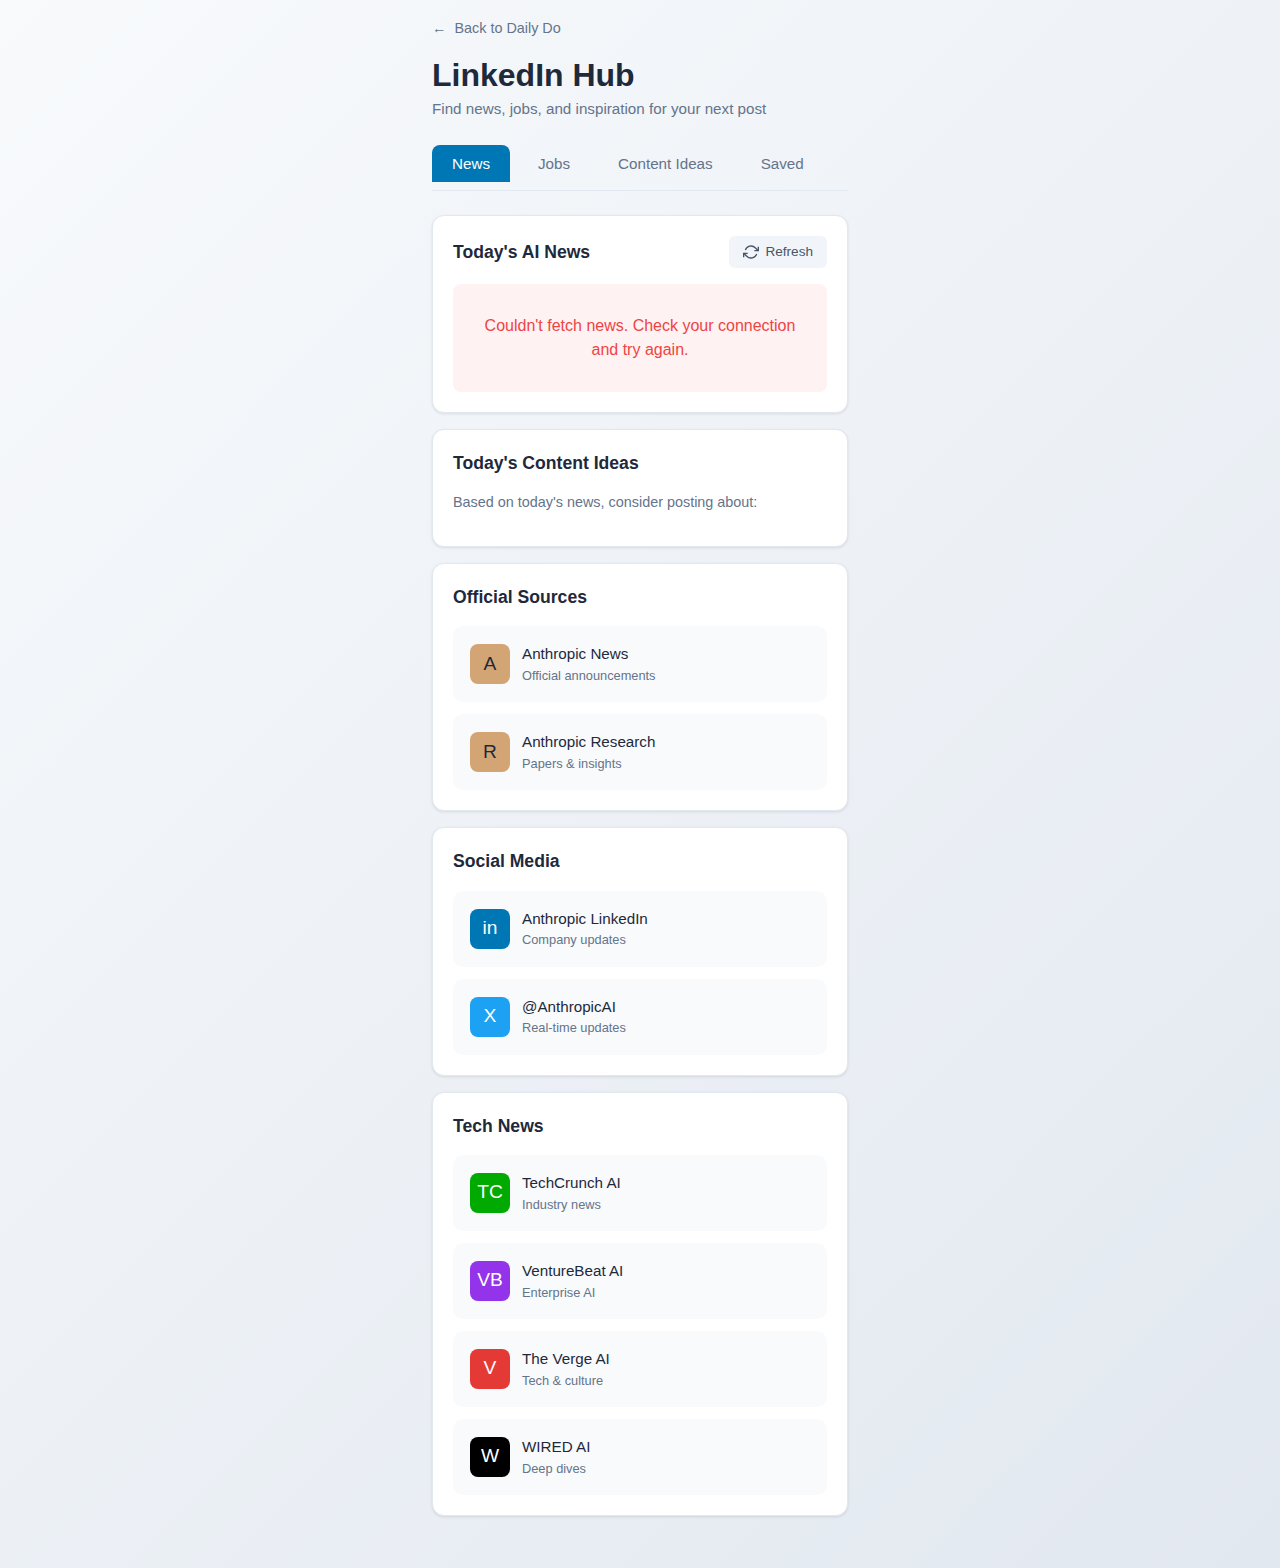
<file: linkedin/index.html>
<!DOCTYPE html>
<html lang="en">
<head>
    <meta charset="UTF-8">
    <meta name="viewport" content="width=device-width, initial-scale=1.0">
    <title>LinkedIn Content Hub</title>
    <link rel="stylesheet" href="../styles/app.css">
    <style>
        /* Override to light theme for this page */
        body {
            background: linear-gradient(135deg, #f8fafc 0%, #e2e8f0 100%);
            color: #1e293b;
        }

        .page-header {
            margin-bottom: 24px;
        }

        .back-link {
            display: inline-flex;
            align-items: center;
            gap: 8px;
            color: #64748b;
            text-decoration: none;
            font-size: 0.9rem;
            margin-bottom: 16px;
            transition: color 0.2s;
        }

        .back-link:hover {
            color: #0077b5;
        }

        .page-title {
            font-size: 2rem;
            font-weight: 700;
            color: #1e293b;
            margin-bottom: 4px;
        }

        .page-subtitle {
            color: #64748b;
            font-size: 0.95rem;
        }

        /* Tabs */
        .tabs {
            display: flex;
            gap: 8px;
            margin-bottom: 24px;
            border-bottom: 1px solid #e2e8f0;
            padding-bottom: 8px;
        }

        .tab-btn {
            padding: 10px 20px;
            border: none;
            background: transparent;
            color: #64748b;
            font-size: 0.95rem;
            font-weight: 500;
            cursor: pointer;
            border-radius: 8px 8px 0 0;
            transition: all 0.2s;
            font-family: inherit;
        }

        .tab-btn:hover {
            background: #f1f5f9;
            color: #1e293b;
        }

        .tab-btn.active {
            background: #0077b5;
            color: white;
        }

        .tab-content {
            display: none;
        }

        .tab-content.active {
            display: block;
        }

        /* Cards */
        .card {
            background: white;
            border-radius: 12px;
            padding: 20px;
            margin-bottom: 16px;
            box-shadow: 0 1px 3px rgba(0,0,0,0.1);
            border: 1px solid #e2e8f0;
        }

        .card-header {
            display: flex;
            justify-content: space-between;
            align-items: center;
            margin-bottom: 16px;
        }

        .card-title {
            font-size: 1.1rem;
            font-weight: 600;
            color: #1e293b;
        }

        /* News Sources */
        .source-grid {
            display: grid;
            grid-template-columns: repeat(auto-fit, minmax(200px, 1fr));
            gap: 12px;
        }

        .source-card {
            display: flex;
            align-items: center;
            gap: 12px;
            padding: 16px;
            background: #f8fafc;
            border-radius: 10px;
            text-decoration: none;
            color: inherit;
            transition: all 0.2s;
            border: 1px solid transparent;
        }

        .source-card:hover {
            background: white;
            border-color: #0077b5;
            transform: translateY(-2px);
            box-shadow: 0 4px 12px rgba(0,119,181,0.15);
        }

        .source-icon {
            width: 40px;
            height: 40px;
            border-radius: 8px;
            display: flex;
            align-items: center;
            justify-content: center;
            font-size: 1.2rem;
        }

        .source-icon.anthropic { background: #d4a574; }
        .source-icon.techcrunch { background: #0a0; color: white; }
        .source-icon.verge { background: #e53935; color: white; }
        .source-icon.linkedin { background: #0077b5; color: white; }
        .source-icon.twitter { background: #1da1f2; color: white; }

        .source-info {
            flex: 1;
        }

        .source-name {
            font-weight: 500;
            font-size: 0.95rem;
        }

        .source-type {
            font-size: 0.8rem;
            color: #64748b;
        }

        /* Jobs Section */
        .job-search-links {
            display: flex;
            gap: 12px;
            flex-wrap: wrap;
            margin-bottom: 20px;
        }

        .job-link {
            display: inline-flex;
            align-items: center;
            gap: 8px;
            padding: 12px 20px;
            background: linear-gradient(135deg, #0077b5 0%, #005582 100%);
            color: white;
            text-decoration: none;
            border-radius: 8px;
            font-weight: 500;
            transition: all 0.2s;
        }

        .job-link:hover {
            transform: translateY(-2px);
            box-shadow: 0 4px 12px rgba(0,119,181,0.3);
        }

        .job-link.secondary {
            background: #f1f5f9;
            color: #1e293b;
        }

        .job-link.secondary:hover {
            background: #e2e8f0;
            box-shadow: 0 4px 12px rgba(0,0,0,0.1);
        }

        .filters-row {
            display: flex;
            gap: 8px;
            flex-wrap: wrap;
            margin-bottom: 16px;
        }

        .filter-tag {
            padding: 6px 12px;
            background: #e2e8f0;
            border-radius: 20px;
            font-size: 0.8rem;
            color: #475569;
        }

        .keyword-tag {
            background: #dbeafe;
            color: #1d4ed8;
        }

        .location-tag {
            background: #dcfce7;
            color: #166534;
        }

        /* Content Ideas */
        .template-card {
            background: #f8fafc;
            border-radius: 10px;
            padding: 16px;
            margin-bottom: 12px;
            cursor: pointer;
            transition: all 0.2s;
            border: 1px solid transparent;
        }

        .template-card:hover {
            background: white;
            border-color: #0077b5;
        }

        .template-header {
            display: flex;
            justify-content: space-between;
            align-items: center;
            margin-bottom: 8px;
        }

        .template-name {
            font-weight: 600;
            color: #1e293b;
        }

        .template-badge {
            padding: 4px 8px;
            border-radius: 4px;
            font-size: 0.7rem;
            font-weight: 600;
            text-transform: uppercase;
        }

        .template-badge.technical { background: #dbeafe; color: #1d4ed8; }
        .template-badge.industry { background: #fef3c7; color: #92400e; }
        .template-badge.personal { background: #dcfce7; color: #166534; }
        .template-badge.anthropic { background: #fae8ff; color: #86198f; }

        .template-topics {
            display: flex;
            flex-wrap: wrap;
            gap: 6px;
        }

        .topic-chip {
            padding: 4px 10px;
            background: white;
            border-radius: 4px;
            font-size: 0.8rem;
            color: #64748b;
            border: 1px solid #e2e8f0;
        }

        /* Saved Ideas */
        .idea-input-row {
            display: flex;
            gap: 8px;
            margin-bottom: 16px;
        }

        .idea-input {
            flex: 1;
            padding: 12px 16px;
            border: 1px solid #e2e8f0;
            border-radius: 8px;
            font-size: 0.95rem;
            font-family: inherit;
        }

        .idea-input:focus {
            outline: none;
            border-color: #0077b5;
        }

        .add-btn {
            padding: 12px 20px;
            background: #0077b5;
            color: white;
            border: none;
            border-radius: 8px;
            font-weight: 500;
            cursor: pointer;
            font-family: inherit;
            transition: background 0.2s;
        }

        .add-btn:hover {
            background: #005582;
        }

        .saved-ideas-list {
            list-style: none;
        }

        .saved-idea {
            display: flex;
            align-items: center;
            gap: 12px;
            padding: 12px;
            background: #f8fafc;
            border-radius: 8px;
            margin-bottom: 8px;
        }

        .saved-idea .idea-text {
            flex: 1;
            font-size: 0.95rem;
        }

        .delete-btn {
            padding: 6px 10px;
            background: #fee2e2;
            color: #dc2626;
            border: none;
            border-radius: 4px;
            cursor: pointer;
            font-size: 0.8rem;
        }

        .delete-btn:hover {
            background: #fecaca;
        }

        /* Hashtags */
        .hashtag-section {
            margin-top: 16px;
        }

        .hashtag-group {
            margin-bottom: 12px;
        }

        .hashtag-label {
            font-size: 0.8rem;
            font-weight: 500;
            color: #64748b;
            margin-bottom: 6px;
        }

        .hashtag-chips {
            display: flex;
            flex-wrap: wrap;
            gap: 6px;
        }

        .hashtag {
            padding: 4px 10px;
            background: #0077b5;
            color: white;
            border-radius: 4px;
            font-size: 0.8rem;
            cursor: pointer;
            transition: background 0.2s;
        }

        .hashtag:hover {
            background: #005582;
        }

        /* Engagement Hooks */
        .hooks-grid {
            display: grid;
            grid-template-columns: repeat(auto-fit, minmax(180px, 1fr));
            gap: 8px;
        }

        .hook-chip {
            padding: 10px 14px;
            background: #f1f5f9;
            border-radius: 8px;
            font-size: 0.9rem;
            color: #475569;
            cursor: pointer;
            text-align: center;
            transition: all 0.2s;
        }

        .hook-chip:hover {
            background: #0077b5;
            color: white;
        }

        /* Toast notification */
        .toast {
            position: fixed;
            bottom: 20px;
            left: 50%;
            transform: translateX(-50%);
            background: #1e293b;
            color: white;
            padding: 12px 24px;
            border-radius: 8px;
            font-size: 0.9rem;
            opacity: 0;
            transition: opacity 0.3s;
            z-index: 100;
        }

        .toast.show {
            opacity: 1;
        }

        .empty-state {
            text-align: center;
            padding: 40px;
            color: #64748b;
        }

        .empty-state-icon {
            font-size: 3rem;
            margin-bottom: 12px;
        }

        /* News Feed Styles */
        .refresh-btn {
            display: inline-flex;
            align-items: center;
            gap: 6px;
            padding: 8px 14px;
            background: #f1f5f9;
            border: none;
            border-radius: 6px;
            font-size: 0.85rem;
            color: #475569;
            cursor: pointer;
            transition: all 0.2s;
            font-family: inherit;
        }

        .refresh-btn:hover {
            background: #0077b5;
            color: white;
        }

        .refresh-btn.loading svg {
            animation: spin 1s linear infinite;
        }

        @keyframes spin {
            from { transform: rotate(0deg); }
            to { transform: rotate(360deg); }
        }

        .last-updated {
            font-size: 0.8rem;
            color: #94a3b8;
            margin-bottom: 16px;
        }

        .news-feed {
            display: flex;
            flex-direction: column;
            gap: 12px;
        }

        .news-item {
            display: flex;
            gap: 12px;
            padding: 14px;
            background: #f8fafc;
            border-radius: 10px;
            text-decoration: none;
            color: inherit;
            transition: all 0.2s;
            border: 1px solid transparent;
        }

        .news-item:hover {
            background: white;
            border-color: #0077b5;
            transform: translateX(4px);
        }

        .news-source-badge {
            width: 36px;
            height: 36px;
            border-radius: 6px;
            display: flex;
            align-items: center;
            justify-content: center;
            font-size: 0.75rem;
            font-weight: 600;
            flex-shrink: 0;
        }

        .news-source-badge.fit { background: #22c55e; color: white; }
        .news-source-badge.ai { background: #8b5cf6; color: white; }
        .news-source-badge.edu { background: #f59e0b; color: white; }

        /* Category grouping - Perplexity style */
        .news-category {
            margin-bottom: 24px;
        }

        .category-header {
            display: flex;
            align-items: center;
            gap: 8px;
            margin-bottom: 12px;
            padding-bottom: 8px;
            border-bottom: 1px solid #e2e8f0;
        }

        .category-icon {
            font-size: 1.2rem;
        }

        .category-name {
            font-weight: 600;
            font-size: 1rem;
            color: #1e293b;
        }

        .category-items {
            display: flex;
            flex-direction: column;
            gap: 12px;
        }

        /* Summary cards - clean Perplexity style */
        .summary-card {
            background: #f8fafc;
            border-radius: 12px;
            padding: 16px;
            cursor: pointer;
            transition: all 0.2s;
            border: 1px solid transparent;
            position: relative;
        }

        .summary-card:hover {
            background: white;
            border-color: #0077b5;
            box-shadow: 0 2px 8px rgba(0,0,0,0.08);
        }

        .summary-header {
            display: flex;
            justify-content: space-between;
            align-items: center;
            margin-bottom: 8px;
        }

        .summary-source {
            font-size: 0.75rem;
            font-weight: 600;
            color: #0077b5;
            text-transform: uppercase;
            letter-spacing: 0.5px;
        }

        .summary-time {
            font-size: 0.75rem;
            color: #94a3b8;
        }

        .summary-title {
            font-weight: 600;
            font-size: 0.95rem;
            color: #1e293b;
            line-height: 1.4;
            margin-bottom: 8px;
        }

        .summary-text {
            font-size: 0.875rem;
            color: #64748b;
            line-height: 1.5;
            margin-bottom: 8px;
        }

        .summary-save {
            display: inline-flex;
            align-items: center;
            gap: 4px;
            padding: 6px 10px;
            background: transparent;
            border: 1px solid #e2e8f0;
            border-radius: 6px;
            font-size: 0.75rem;
            color: #64748b;
            cursor: pointer;
            transition: all 0.2s;
        }

        .summary-save:hover {
            background: #0077b5;
            border-color: #0077b5;
            color: white;
        }

        .news-content {
            flex: 1;
            min-width: 0;
        }

        .news-title {
            font-weight: 500;
            font-size: 0.95rem;
            color: #1e293b;
            margin-bottom: 4px;
            line-height: 1.4;
        }

        .news-meta {
            font-size: 0.8rem;
            color: #94a3b8;
        }

        .news-actions {
            display: flex;
            align-items: center;
        }

        .save-news-btn {
            padding: 6px 10px;
            background: transparent;
            border: 1px solid #e2e8f0;
            border-radius: 4px;
            font-size: 0.75rem;
            color: #64748b;
            cursor: pointer;
            transition: all 0.2s;
        }

        .save-news-btn:hover {
            background: #0077b5;
            border-color: #0077b5;
            color: white;
        }

        .loading-state {
            text-align: center;
            padding: 40px;
            color: #64748b;
        }

        .loading-spinner {
            width: 32px;
            height: 32px;
            border: 3px solid #e2e8f0;
            border-top-color: #0077b5;
            border-radius: 50%;
            margin: 0 auto 12px;
            animation: spin 1s linear infinite;
        }

        .suggestion-hint {
            font-size: 0.9rem;
            color: #64748b;
            margin-bottom: 12px;
        }

        .suggestion-list {
            list-style: none;
            display: flex;
            flex-direction: column;
            gap: 8px;
        }

        .suggestion-item {
            display: flex;
            align-items: center;
            gap: 10px;
            padding: 12px;
            background: linear-gradient(135deg, #dbeafe 0%, #ede9fe 100%);
            border-radius: 8px;
            font-size: 0.9rem;
            color: #1e293b;
            cursor: pointer;
            transition: transform 0.2s;
        }

        .suggestion-item:hover {
            transform: translateX(4px);
        }

        .suggestion-icon {
            font-size: 1.2rem;
        }

        .error-state {
            text-align: center;
            padding: 30px;
            color: #ef4444;
            background: #fef2f2;
            border-radius: 8px;
        }

        /* Responsive */
        @media (max-width: 600px) {
            .tabs {
                flex-wrap: wrap;
            }

            .tab-btn {
                flex: 1;
                min-width: 80px;
                text-align: center;
            }

            .job-search-links {
                flex-direction: column;
            }

            .job-link {
                justify-content: center;
            }
        }
    </style>
</head>
<body>
    <div class="app-container" style="padding-bottom: 20px;">
        <div class="page-content">
            <header class="page-header">
                <a href="../index.html" class="back-link">
                    <span>&larr;</span> Back to Daily Do
                </a>
                <h1 class="page-title">LinkedIn Hub</h1>
                <p class="page-subtitle">Find news, jobs, and inspiration for your next post</p>
            </header>

            <!-- Tabs -->
            <div class="tabs">
                <button class="tab-btn active" onclick="switchTab('news')">News</button>
                <button class="tab-btn" onclick="switchTab('jobs')">Jobs</button>
                <button class="tab-btn" onclick="switchTab('ideas')">Content Ideas</button>
                <button class="tab-btn" onclick="switchTab('saved')">Saved</button>
            </div>

            <!-- News Tab -->
            <div id="news-tab" class="tab-content active">
                <!-- Today's Feed -->
                <div class="card" id="today-feed-card">
                    <div class="card-header">
                        <span class="card-title">Today's AI News</span>
                        <button class="refresh-btn" onclick="refreshNews()" id="refresh-btn">
                            <svg width="16" height="16" viewBox="0 0 24 24" fill="none" stroke="currentColor" stroke-width="2">
                                <path d="M23 4v6h-6M1 20v-6h6"/>
                                <path d="M3.51 9a9 9 0 0114.85-3.36L23 10M1 14l4.64 4.36A9 9 0 0020.49 15"/>
                            </svg>
                            Refresh
                        </button>
                    </div>
                    <p class="last-updated" id="last-updated"></p>
                    <div id="news-feed" class="news-feed">
                        <div class="loading-state">
                            <div class="loading-spinner"></div>
                            <p>Loading today's news...</p>
                        </div>
                    </div>
                </div>

                <!-- Content Suggestions -->
                <div class="card">
                    <div class="card-header">
                        <span class="card-title">Today's Content Ideas</span>
                    </div>
                    <div id="content-suggestions">
                        <p class="suggestion-hint">Based on today's news, consider posting about:</p>
                        <ul class="suggestion-list" id="suggestion-list">
                            <!-- Populated dynamically -->
                        </ul>
                    </div>
                </div>

                <div class="card">
                    <div class="card-header">
                        <span class="card-title">Official Sources</span>
                    </div>
                    <div class="source-grid">
                        <a href="https://www.anthropic.com/news" target="_blank" class="source-card">
                            <div class="source-icon anthropic">A</div>
                            <div class="source-info">
                                <div class="source-name">Anthropic News</div>
                                <div class="source-type">Official announcements</div>
                            </div>
                        </a>
                        <a href="https://www.anthropic.com/research" target="_blank" class="source-card">
                            <div class="source-icon anthropic">R</div>
                            <div class="source-info">
                                <div class="source-name">Anthropic Research</div>
                                <div class="source-type">Papers & insights</div>
                            </div>
                        </a>
                    </div>
                </div>

                <div class="card">
                    <div class="card-header">
                        <span class="card-title">Social Media</span>
                    </div>
                    <div class="source-grid">
                        <a href="https://www.linkedin.com/company/anthropic-ai/" target="_blank" class="source-card">
                            <div class="source-icon linkedin">in</div>
                            <div class="source-info">
                                <div class="source-name">Anthropic LinkedIn</div>
                                <div class="source-type">Company updates</div>
                            </div>
                        </a>
                        <a href="https://twitter.com/AnthropicAI" target="_blank" class="source-card">
                            <div class="source-icon twitter">X</div>
                            <div class="source-info">
                                <div class="source-name">@AnthropicAI</div>
                                <div class="source-type">Real-time updates</div>
                            </div>
                        </a>
                    </div>
                </div>

                <div class="card">
                    <div class="card-header">
                        <span class="card-title">Tech News</span>
                    </div>
                    <div class="source-grid">
                        <a href="https://techcrunch.com/tag/artificial-intelligence/" target="_blank" class="source-card">
                            <div class="source-icon techcrunch">TC</div>
                            <div class="source-info">
                                <div class="source-name">TechCrunch AI</div>
                                <div class="source-type">Industry news</div>
                            </div>
                        </a>
                        <a href="https://venturebeat.com/category/ai/" target="_blank" class="source-card">
                            <div class="source-icon" style="background: #9333ea; color: white;">VB</div>
                            <div class="source-info">
                                <div class="source-name">VentureBeat AI</div>
                                <div class="source-type">Enterprise AI</div>
                            </div>
                        </a>
                        <a href="https://www.theverge.com/ai-artificial-intelligence" target="_blank" class="source-card">
                            <div class="source-icon verge">V</div>
                            <div class="source-info">
                                <div class="source-name">The Verge AI</div>
                                <div class="source-type">Tech & culture</div>
                            </div>
                        </a>
                        <a href="https://www.wired.com/tag/artificial-intelligence/" target="_blank" class="source-card">
                            <div class="source-icon" style="background: #000; color: white;">W</div>
                            <div class="source-info">
                                <div class="source-name">WIRED AI</div>
                                <div class="source-type">Deep dives</div>
                            </div>
                        </a>
                    </div>
                </div>
            </div>

            <!-- Jobs Tab -->
            <div id="jobs-tab" class="tab-content">
                <div class="card">
                    <div class="card-header">
                        <span class="card-title">Search Jobs</span>
                    </div>
                    <div class="job-search-links">
                        <a href="https://www.anthropic.com/careers" target="_blank" class="job-link">
                            <span>A</span> Anthropic Careers
                        </a>
                        <a href="https://www.linkedin.com/company/anthropic-ai/jobs/" target="_blank" class="job-link">
                            <span>in</span> Anthropic on LinkedIn
                        </a>
                        <a href="https://www.linkedin.com/jobs/search/?keywords=AI%20Engineer%20LLM&location=Dublin" target="_blank" class="job-link secondary">
                            AI Jobs in Dublin
                        </a>
                        <a href="https://www.linkedin.com/jobs/search/?keywords=AI%20Safety%20Engineer" target="_blank" class="job-link secondary">
                            AI Safety Jobs
                        </a>
                    </div>
                </div>

                <div class="card">
                    <div class="card-header">
                        <span class="card-title">Target Roles</span>
                    </div>
                    <div class="filters-row">
                        <span class="filter-tag">Software Engineer</span>
                        <span class="filter-tag">AI Engineer</span>
                        <span class="filter-tag">ML Engineer</span>
                        <span class="filter-tag">Product Engineer</span>
                        <span class="filter-tag">Research Engineer</span>
                        <span class="filter-tag">Applied AI Engineer</span>
                    </div>
                </div>

                <div class="card">
                    <div class="card-header">
                        <span class="card-title">Target Locations</span>
                    </div>
                    <div class="filters-row">
                        <span class="filter-tag location-tag">Dublin, Ireland</span>
                        <span class="filter-tag location-tag">San Francisco, CA</span>
                        <span class="filter-tag location-tag">Remote</span>
                    </div>
                </div>

                <div class="card">
                    <div class="card-header">
                        <span class="card-title">Keywords to Watch</span>
                    </div>
                    <div class="filters-row">
                        <span class="filter-tag keyword-tag">Claude</span>
                        <span class="filter-tag keyword-tag">LLM</span>
                        <span class="filter-tag keyword-tag">AI Safety</span>
                        <span class="filter-tag keyword-tag">Python</span>
                        <span class="filter-tag keyword-tag">Machine Learning</span>
                    </div>
                </div>

                <div class="card">
                    <div class="card-header">
                        <span class="card-title">Saved Jobs</span>
                    </div>
                    <div id="saved-jobs-list">
                        <div class="empty-state">
                            <div class="empty-state-icon">💼</div>
                            <p>No saved jobs yet. Find a job and save it here!</p>
                        </div>
                    </div>
                    <div class="idea-input-row" style="margin-top: 16px;">
                        <input type="text" id="job-input" class="idea-input" placeholder="Paste job title and URL...">
                        <button class="add-btn" onclick="saveJob()">Save Job</button>
                    </div>
                </div>
            </div>

            <!-- Content Ideas Tab -->
            <div id="ideas-tab" class="tab-content">
                <div class="card">
                    <div class="card-header">
                        <span class="card-title">Post Templates</span>
                    </div>

                    <div class="template-card" onclick="showTemplate('technical')">
                        <div class="template-header">
                            <span class="template-name">Technical Breakdown</span>
                            <span class="template-badge technical">Technical</span>
                        </div>
                        <div class="template-topics">
                            <span class="topic-chip">How Constitutional AI works</span>
                            <span class="topic-chip">RAG vs Fine-tuning</span>
                            <span class="topic-chip">Prompt engineering patterns</span>
                        </div>
                    </div>

                    <div class="template-card" onclick="showTemplate('industry')">
                        <div class="template-header">
                            <span class="template-name">Industry Commentary</span>
                            <span class="template-badge industry">Industry</span>
                        </div>
                        <div class="template-topics">
                            <span class="topic-chip">Anthropic announcements</span>
                            <span class="topic-chip">AI regulation updates</span>
                            <span class="topic-chip">State of AI safety</span>
                        </div>
                    </div>

                    <div class="template-card" onclick="showTemplate('personal')">
                        <div class="template-header">
                            <span class="template-name">Personal Story</span>
                            <span class="template-badge personal">Personal</span>
                        </div>
                        <div class="template-topics">
                            <span class="topic-chip">My journey into AI</span>
                            <span class="topic-chip">Project failures & learnings</span>
                            <span class="topic-chip">Career advice</span>
                        </div>
                    </div>

                    <div class="template-card" onclick="showTemplate('anthropic')">
                        <div class="template-header">
                            <span class="template-name">Anthropic-Focused</span>
                            <span class="template-badge anthropic">Anthropic</span>
                        </div>
                        <div class="template-topics">
                            <span class="topic-chip">Why I admire Anthropic</span>
                            <span class="topic-chip">Building with Claude</span>
                            <span class="topic-chip">Constitutional AI</span>
                        </div>
                    </div>
                </div>

                <div class="card">
                    <div class="card-header">
                        <span class="card-title">Engagement Hooks</span>
                    </div>
                    <div class="hooks-grid">
                        <div class="hook-chip" onclick="copyToClipboard(this.textContent)">What's your take?</div>
                        <div class="hook-chip" onclick="copyToClipboard(this.textContent)">Have you experienced this?</div>
                        <div class="hook-chip" onclick="copyToClipboard(this.textContent)">Agree or disagree?</div>
                        <div class="hook-chip" onclick="copyToClipboard(this.textContent)">What would you add?</div>
                        <div class="hook-chip" onclick="copyToClipboard(this.textContent)">Drop your thoughts below</div>
                        <div class="hook-chip" onclick="copyToClipboard(this.textContent)">Tag someone who needs this</div>
                        <div class="hook-chip" onclick="copyToClipboard(this.textContent)">What's been your experience?</div>
                        <div class="hook-chip" onclick="copyToClipboard(this.textContent)">Am I missing something?</div>
                    </div>
                </div>

                <div class="card">
                    <div class="card-header">
                        <span class="card-title">Hashtag Sets</span>
                    </div>
                    <div class="hashtag-section">
                        <div class="hashtag-group">
                            <div class="hashtag-label">Technical</div>
                            <div class="hashtag-chips">
                                <span class="hashtag" onclick="copyToClipboard(this.textContent)">#AI</span>
                                <span class="hashtag" onclick="copyToClipboard(this.textContent)">#MachineLearning</span>
                                <span class="hashtag" onclick="copyToClipboard(this.textContent)">#LLM</span>
                                <span class="hashtag" onclick="copyToClipboard(this.textContent)">#ArtificialIntelligence</span>
                                <span class="hashtag" onclick="copyToClipboard(this.textContent)">#Tech</span>
                            </div>
                        </div>
                        <div class="hashtag-group">
                            <div class="hashtag-label">AI Safety</div>
                            <div class="hashtag-chips">
                                <span class="hashtag" onclick="copyToClipboard(this.textContent)">#AISafety</span>
                                <span class="hashtag" onclick="copyToClipboard(this.textContent)">#ResponsibleAI</span>
                                <span class="hashtag" onclick="copyToClipboard(this.textContent)">#AIEthics</span>
                                <span class="hashtag" onclick="copyToClipboard(this.textContent)">#Anthropic</span>
                                <span class="hashtag" onclick="copyToClipboard(this.textContent)">#Claude</span>
                            </div>
                        </div>
                        <div class="hashtag-group">
                            <div class="hashtag-label">Career</div>
                            <div class="hashtag-chips">
                                <span class="hashtag" onclick="copyToClipboard(this.textContent)">#CareerGrowth</span>
                                <span class="hashtag" onclick="copyToClipboard(this.textContent)">#TechCareers</span>
                                <span class="hashtag" onclick="copyToClipboard(this.textContent)">#SoftwareEngineering</span>
                                <span class="hashtag" onclick="copyToClipboard(this.textContent)">#AIJobs</span>
                            </div>
                        </div>
                        <div class="hashtag-group">
                            <div class="hashtag-label">Industry</div>
                            <div class="hashtag-chips">
                                <span class="hashtag" onclick="copyToClipboard(this.textContent)">#TechNews</span>
                                <span class="hashtag" onclick="copyToClipboard(this.textContent)">#AINews</span>
                                <span class="hashtag" onclick="copyToClipboard(this.textContent)">#Innovation</span>
                                <span class="hashtag" onclick="copyToClipboard(this.textContent)">#FutureOfWork</span>
                            </div>
                        </div>
                    </div>
                </div>
            </div>

            <!-- Saved Tab -->
            <div id="saved-tab" class="tab-content">
                <div class="card">
                    <div class="card-header">
                        <span class="card-title">Save a Post Idea</span>
                    </div>
                    <div class="idea-input-row">
                        <input type="text" id="idea-input" class="idea-input" placeholder="Write your post idea...">
                        <button class="add-btn" onclick="saveIdea()">Save</button>
                    </div>
                </div>

                <div class="card">
                    <div class="card-header">
                        <span class="card-title">Saved Post Ideas</span>
                    </div>
                    <ul class="saved-ideas-list" id="saved-ideas-list">
                        <!-- Populated by JS -->
                    </ul>
                </div>

                <div class="card">
                    <div class="card-header">
                        <span class="card-title">Saved News Articles</span>
                    </div>
                    <ul class="saved-ideas-list" id="saved-news-list">
                        <!-- Populated by JS -->
                    </ul>
                </div>
            </div>
        </div>
    </div>

    <!-- Toast -->
    <div class="toast" id="toast"></div>

    <!-- Template Modal -->
    <div id="template-modal" style="display: none; position: fixed; top: 0; left: 0; right: 0; bottom: 0; background: rgba(0,0,0,0.5); z-index: 200; align-items: center; justify-content: center; padding: 20px;">
        <div style="background: white; border-radius: 12px; padding: 24px; max-width: 500px; width: 100%; max-height: 80vh; overflow-y: auto;">
            <div style="display: flex; justify-content: space-between; align-items: center; margin-bottom: 16px;">
                <h3 id="modal-title" style="font-size: 1.2rem; font-weight: 600;"></h3>
                <button onclick="closeModal()" style="background: none; border: none; font-size: 1.5rem; cursor: pointer; color: #64748b;">&times;</button>
            </div>
            <div id="modal-content" style="background: #f8fafc; padding: 16px; border-radius: 8px; font-family: monospace; font-size: 0.9rem; white-space: pre-wrap; margin-bottom: 16px;"></div>
            <button onclick="copyTemplate()" style="width: 100%; padding: 12px; background: #0077b5; color: white; border: none; border-radius: 8px; font-weight: 500; cursor: pointer;">Copy Template</button>
        </div>
    </div>

    <script src="../scripts/memory.js"></script>
    <script>
        // Track visit
        if (typeof Memory !== 'undefined') {
            Memory.setLastVisited('linkedin');
        }

        // ========================================
        // Daily News Feed
        // ========================================

        // News categories: Fitness Industry, AI, Education
        const RSS_FEEDS = [
            // Fitness Industry
            { url: 'https://www.ukactive.com/feed/', name: 'ukactive', badge: 'fit', category: 'Fitness' },
            { url: 'https://www.leisureopportunities.co.uk/rss/news.rss', name: 'Leisure Opps', badge: 'fit', category: 'Fitness' },
            // AI & Tech
            { url: 'https://techcrunch.com/tag/artificial-intelligence/feed/', name: 'TechCrunch', badge: 'ai', category: 'AI' },
            { url: 'https://feeds.feedburner.com/venturebeat/SZYF', name: 'VentureBeat', badge: 'ai', category: 'AI' },
            // Education & EdTech
            { url: 'https://www.edsurge.com/rss', name: 'EdSurge', badge: 'edu', category: 'Education' },
            { url: 'https://feeds.feedburner.com/EducationWeek', name: 'Education Week', badge: 'edu', category: 'Education' }
        ];

        const RSS_API = 'https://api.rss2json.com/v1/api.json?rss_url=';

        // Fetch with timeout helper
        async function fetchWithTimeout(url, timeout = 5000) {
            const controller = new AbortController();
            const timeoutId = setTimeout(() => controller.abort(), timeout);
            try {
                const response = await fetch(url, { signal: controller.signal });
                clearTimeout(timeoutId);
                return response;
            } catch (e) {
                clearTimeout(timeoutId);
                throw e;
            }
        }

        async function fetchNews(forceRefresh = false) {
            const feedEl = document.getElementById('news-feed');
            const lastUpdatedEl = document.getElementById('last-updated');
            const refreshBtn = document.getElementById('refresh-btn');

            // Check cache first
            const cached = Memory.get('linkedin', 'cachedNews');
            const cacheTime = Memory.get('linkedin', 'newsCacheTime');
            const now = Date.now();
            const ONE_HOUR = 60 * 60 * 1000;

            // Show cached content immediately (stale-while-revalidate)
            if (cached && cached.length > 0 && !forceRefresh) {
                renderNews(cached);
                lastUpdatedEl.textContent = `Last updated: ${new Date(cacheTime).toLocaleTimeString()}`;
                generateSuggestions(cached);

                // If cache is fresh, don't refetch
                if (cacheTime && (now - cacheTime < ONE_HOUR)) {
                    return;
                }
                // Otherwise, refresh in background
            }

            // Show loading only if no cached content
            refreshBtn.classList.add('loading');
            if (!cached || cached.length === 0 || forceRefresh) {
                feedEl.innerHTML = `
                    <div class="loading-state">
                        <div class="loading-spinner"></div>
                        <p>Fetching your daily briefing...</p>
                    </div>
                `;
            }

            try {
                // Fetch ALL feeds in PARALLEL with timeout
                const feedPromises = RSS_FEEDS.map(async (feed) => {
                    try {
                        const response = await fetchWithTimeout(RSS_API + encodeURIComponent(feed.url), 5000);
                        const data = await response.json();

                        if (data.status === 'ok' && data.items) {
                            return data.items.slice(0, 3).map(item => ({
                                title: item.title,
                                link: item.link,
                                pubDate: item.pubDate,
                                description: cleanDescription(item.description || item.content || ''),
                                source: feed.name,
                                badge: feed.badge,
                                category: feed.category
                            }));
                        }
                        return [];
                    } catch (e) {
                        console.warn(`Failed to fetch ${feed.name}:`, e.message);
                        return [];
                    }
                });

                // Wait for all feeds (with individual timeouts)
                const results = await Promise.all(feedPromises);
                const allItems = results.flat();

                // Sort by date (newest first)
                allItems.sort((a, b) => new Date(b.pubDate) - new Date(a.pubDate));

                // Take top 12 (4 per category ideally)
                const topItems = allItems.slice(0, 12);

                if (topItems.length > 0) {
                    // Cache the results
                    Memory.set('linkedin', 'cachedNews', topItems);
                    Memory.set('linkedin', 'newsCacheTime', now);

                    renderNews(topItems);
                    lastUpdatedEl.textContent = `Last updated: ${new Date().toLocaleTimeString()}`;

                    // Generate content suggestions
                    generateSuggestions(topItems);
                } else if (!cached || cached.length === 0) {
                    feedEl.innerHTML = `
                        <div class="error-state">
                            <p>Couldn't fetch news. Check your connection and try again.</p>
                        </div>
                    `;
                }
            } catch (error) {
                console.error('News fetch error:', error);
                if (!cached || cached.length === 0) {
                    feedEl.innerHTML = `
                        <div class="error-state">
                            <p>Error loading news. Try refreshing.</p>
                        </div>
                    `;
                }
            } finally {
                refreshBtn.classList.remove('loading');
            }
        }

        // Clean HTML from description
        function cleanDescription(html) {
            const temp = document.createElement('div');
            temp.innerHTML = html;
            let text = temp.textContent || temp.innerText || '';
            // Trim and limit to ~150 chars
            text = text.trim().replace(/\s+/g, ' ');
            if (text.length > 180) {
                text = text.substring(0, 180).trim() + '...';
            }
            return text;
        }

        function renderNews(items) {
            const feedEl = document.getElementById('news-feed');

            if (!items || items.length === 0) {
                feedEl.innerHTML = `
                    <div class="empty-state">
                        <div class="empty-state-icon">📰</div>
                        <p>No news yet. Click Refresh to load.</p>
                    </div>
                `;
                return;
            }

            // Group by category
            const categories = {
                'Fitness': { icon: '💪', items: [] },
                'AI': { icon: '🤖', items: [] },
                'Education': { icon: '📚', items: [] }
            };

            items.forEach((item, idx) => {
                if (categories[item.category]) {
                    categories[item.category].items.push({ ...item, idx });
                }
            });

            // Render grouped by category - Perplexity style
            let html = '';
            for (const [catName, cat] of Object.entries(categories)) {
                if (cat.items.length === 0) continue;

                html += `
                    <div class="news-category">
                        <div class="category-header">
                            <span class="category-icon">${cat.icon}</span>
                            <span class="category-name">${catName}</span>
                        </div>
                        <div class="category-items">
                `;

                cat.items.forEach(item => {
                    const timeAgo = getTimeAgo(new Date(item.pubDate));
                    html += `
                        <div class="summary-card" onclick="window.open('${item.link}', '_blank')">
                            <div class="summary-header">
                                <span class="summary-source">${item.source}</span>
                                <span class="summary-time">${timeAgo}</span>
                            </div>
                            <div class="summary-title">${escapeHtml(item.title)}</div>
                            ${item.description ? `<div class="summary-text">${escapeHtml(item.description)}</div>` : ''}
                            <button class="summary-save" onclick="event.stopPropagation(); saveNewsItem(${item.idx})">
                                <svg width="14" height="14" viewBox="0 0 24 24" fill="none" stroke="currentColor" stroke-width="2">
                                    <path d="M19 21l-7-5-7 5V5a2 2 0 0 1 2-2h10a2 2 0 0 1 2 2z"/>
                                </svg>
                                Save
                            </button>
                        </div>
                    `;
                });

                html += `</div></div>`;
            }

            feedEl.innerHTML = html;
        }

        function getTimeAgo(date) {
            const now = new Date();
            const diff = now - date;
            const hours = Math.floor(diff / (1000 * 60 * 60));
            const days = Math.floor(diff / (1000 * 60 * 60 * 24));

            if (hours < 1) return 'Just now';
            if (hours < 24) return `${hours}h ago`;
            if (days === 1) return 'Yesterday';
            return `${days} days ago`;
        }

        function escapeHtml(text) {
            const div = document.createElement('div');
            div.textContent = text;
            return div.innerHTML;
        }

        function saveNewsItem(idx) {
            const cached = Memory.get('linkedin', 'cachedNews') || [];
            if (!cached[idx]) return;

            const item = cached[idx];
            const savedNews = Memory.get('linkedin', 'savedNews') || [];
            savedNews.unshift({
                text: `${item.title} - ${item.source}`,
                link: item.link,
                date: new Date().toISOString()
            });
            Memory.set('linkedin', 'savedNews', savedNews);
            renderSavedNews();
            showToast('News saved!');
        }

        function generateSuggestions(items) {
            const suggestionList = document.getElementById('suggestion-list');

            // Find items by category
            const fitnessItems = items.filter(i => i.category === 'Fitness');
            const aiItems = items.filter(i => i.category === 'AI');
            const eduItems = items.filter(i => i.category === 'Education');

            // Generate suggestions based on today's news
            const suggestions = [];

            if (fitnessItems.length > 0) {
                suggestions.push({
                    icon: '💪',
                    text: `UK fitness industry insight: ${fitnessItems[0]?.title?.slice(0, 40)}...`
                });
            }

            if (aiItems.length > 0) {
                suggestions.push({
                    icon: '🤖',
                    text: `AI perspective: How ${aiItems[0]?.title?.slice(0, 40)}... affects fitness tech`
                });
            }

            if (eduItems.length > 0) {
                suggestions.push({
                    icon: '📚',
                    text: `Education angle: ${eduItems[0]?.title?.slice(0, 40)}...`
                });
            }

            // Always add a crossover suggestion
            suggestions.push({
                icon: '🔗',
                text: 'How AI is transforming fitness education and training'
            });

            suggestionList.innerHTML = suggestions.map(s => `
                <li class="suggestion-item" onclick="copyToClipboard('${escapeHtml(s.text)}')">
                    <span class="suggestion-icon">${s.icon}</span>
                    <span>${s.text}</span>
                </li>
            `).join('');
        }

        function refreshNews() {
            // Force refresh (bypasses cache)
            fetchNews(true);
        }

        // Load news on page load
        document.addEventListener('DOMContentLoaded', fetchNews);

        // Templates data
        const templates = {
            technical: {
                name: 'Technical Breakdown',
                format: `# [Concept] explained simply

[Hook - surprising fact or question]

[3-5 bullet points breaking down the concept]

[Real-world application]

[Call to action - question for discussion]

#AI #MachineLearning #Tech`
            },
            industry: {
                name: 'Industry Commentary',
                format: `[Hot take or observation]

[Context and your perspective]

[Why this matters]

[What I think will happen / should happen]

[Question for audience]

#AINews #TechIndustry`
            },
            personal: {
                name: 'Personal Story',
                format: `[Relatable opening]

[The situation / challenge]

[What I learned]

[How it changed my approach]

[Advice for others]

#CareerGrowth #TechCareer`
            },
            anthropic: {
                name: 'Anthropic-Focused',
                format: `[Observation about Anthropic/Claude]

[Why this is significant]

[My experience/thoughts]

[Broader implications]

[Discussion question]

#Anthropic #Claude #AISafety`
            }
        };

        // Tab switching
        function switchTab(tabName) {
            document.querySelectorAll('.tab-btn').forEach(btn => btn.classList.remove('active'));
            document.querySelectorAll('.tab-content').forEach(content => content.classList.remove('active'));

            event.target.classList.add('active');
            document.getElementById(tabName + '-tab').classList.add('active');
        }

        // Show template modal
        function showTemplate(type) {
            const template = templates[type];
            document.getElementById('modal-title').textContent = template.name;
            document.getElementById('modal-content').textContent = template.format;
            document.getElementById('template-modal').style.display = 'flex';
        }

        function closeModal() {
            document.getElementById('template-modal').style.display = 'none';
        }

        function copyTemplate() {
            const content = document.getElementById('modal-content').textContent;
            navigator.clipboard.writeText(content);
            showToast('Template copied!');
            closeModal();
        }

        // Copy to clipboard
        function copyToClipboard(text) {
            navigator.clipboard.writeText(text);
            showToast('Copied: ' + text);
        }

        // Toast notification
        function showToast(message) {
            const toast = document.getElementById('toast');
            toast.textContent = message;
            toast.classList.add('show');
            setTimeout(() => toast.classList.remove('show'), 2000);
        }

        // Save idea
        function saveIdea() {
            const input = document.getElementById('idea-input');
            const idea = input.value.trim();
            if (!idea) return;

            const ideas = Memory.get('linkedin', 'ideas') || [];
            ideas.push({ text: idea, date: new Date().toISOString() });
            Memory.set('linkedin', 'ideas', ideas);

            input.value = '';
            renderSavedIdeas();
            showToast('Idea saved!');
        }

        function deleteIdea(index) {
            const ideas = Memory.get('linkedin', 'ideas') || [];
            ideas.splice(index, 1);
            Memory.set('linkedin', 'ideas', ideas);
            renderSavedIdeas();
        }

        function renderSavedIdeas() {
            const ideas = Memory.get('linkedin', 'ideas') || [];
            const list = document.getElementById('saved-ideas-list');

            if (ideas.length === 0) {
                list.innerHTML = '<div class="empty-state"><div class="empty-state-icon">💡</div><p>No saved ideas yet</p></div>';
                return;
            }

            list.innerHTML = ideas.map((idea, i) => `
                <li class="saved-idea">
                    <span class="idea-text">${idea.text}</span>
                    <button class="delete-btn" onclick="deleteIdea(${i})">Delete</button>
                </li>
            `).join('');
        }

        // Save job
        function saveJob() {
            const input = document.getElementById('job-input');
            const job = input.value.trim();
            if (!job) return;

            const jobs = Memory.get('linkedin', 'savedJobs') || [];
            jobs.push({ text: job, date: new Date().toISOString() });
            Memory.set('linkedin', 'savedJobs', jobs);

            input.value = '';
            renderSavedJobs();
            showToast('Job saved!');
        }

        function deleteJob(index) {
            const jobs = Memory.get('linkedin', 'savedJobs') || [];
            jobs.splice(index, 1);
            Memory.set('linkedin', 'savedJobs', jobs);
            renderSavedJobs();
        }

        function renderSavedJobs() {
            const jobs = Memory.get('linkedin', 'savedJobs') || [];
            const list = document.getElementById('saved-jobs-list');

            if (jobs.length === 0) {
                list.innerHTML = '<div class="empty-state"><div class="empty-state-icon">💼</div><p>No saved jobs yet. Find a job and save it here!</p></div>';
                return;
            }

            list.innerHTML = jobs.map((job, i) => `
                <div class="saved-idea">
                    <span class="idea-text">${job.text}</span>
                    <button class="delete-btn" onclick="deleteJob(${i})">Delete</button>
                </div>
            `).join('');
        }

        // Save news article
        function renderSavedNews() {
            const news = Memory.get('linkedin', 'savedNews') || [];
            const list = document.getElementById('saved-news-list');

            if (news.length === 0) {
                list.innerHTML = '<div class="empty-state"><div class="empty-state-icon">📰</div><p>No saved news yet</p></div>';
                return;
            }

            list.innerHTML = news.map((item, i) => `
                <li class="saved-idea">
                    <span class="idea-text">${item.text}</span>
                    <button class="delete-btn" onclick="deleteNews(${i})">Delete</button>
                </li>
            `).join('');
        }

        function deleteNews(index) {
            const news = Memory.get('linkedin', 'savedNews') || [];
            news.splice(index, 1);
            Memory.set('linkedin', 'savedNews', news);
            renderSavedNews();
        }

        // Click outside modal to close
        document.getElementById('template-modal').onclick = function(e) {
            if (e.target === this) closeModal();
        }

        // Initialize
        renderSavedIdeas();
        renderSavedJobs();
        renderSavedNews();
    </script>
</body>
</html>
</file>
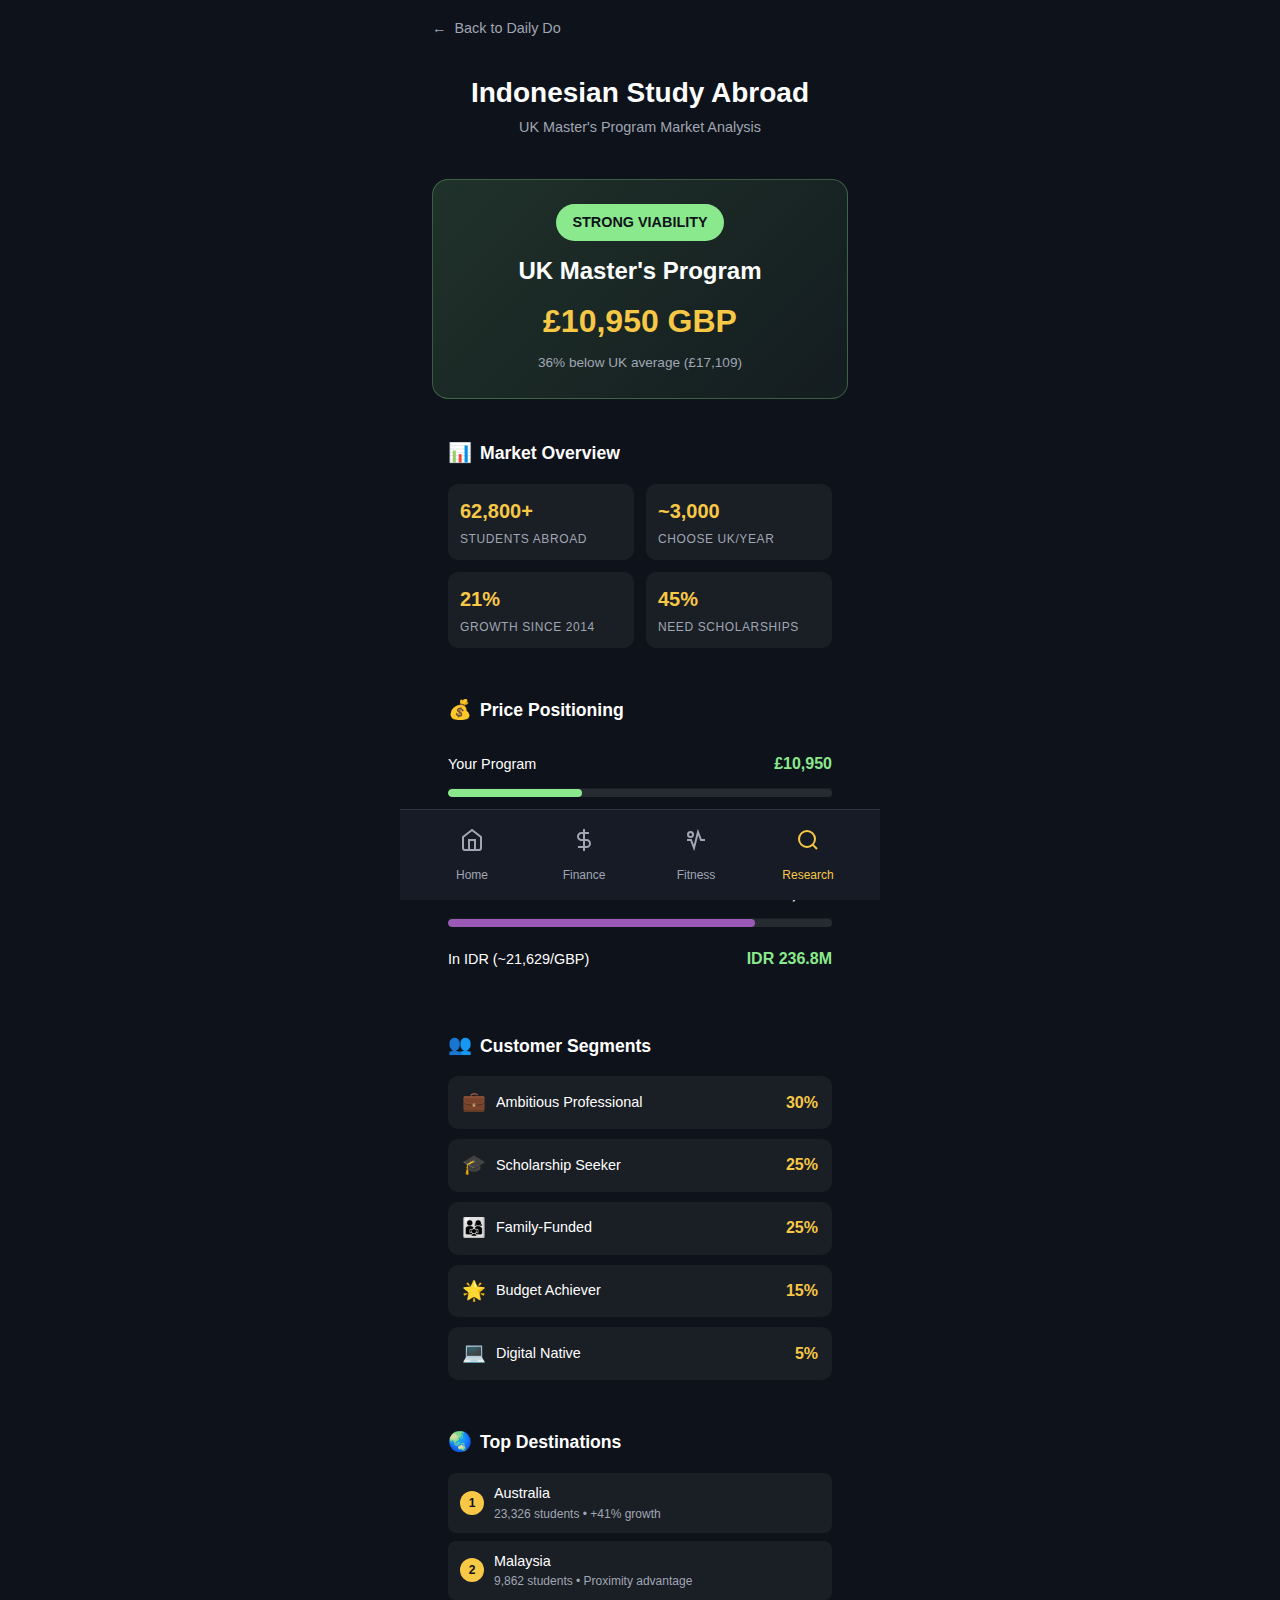
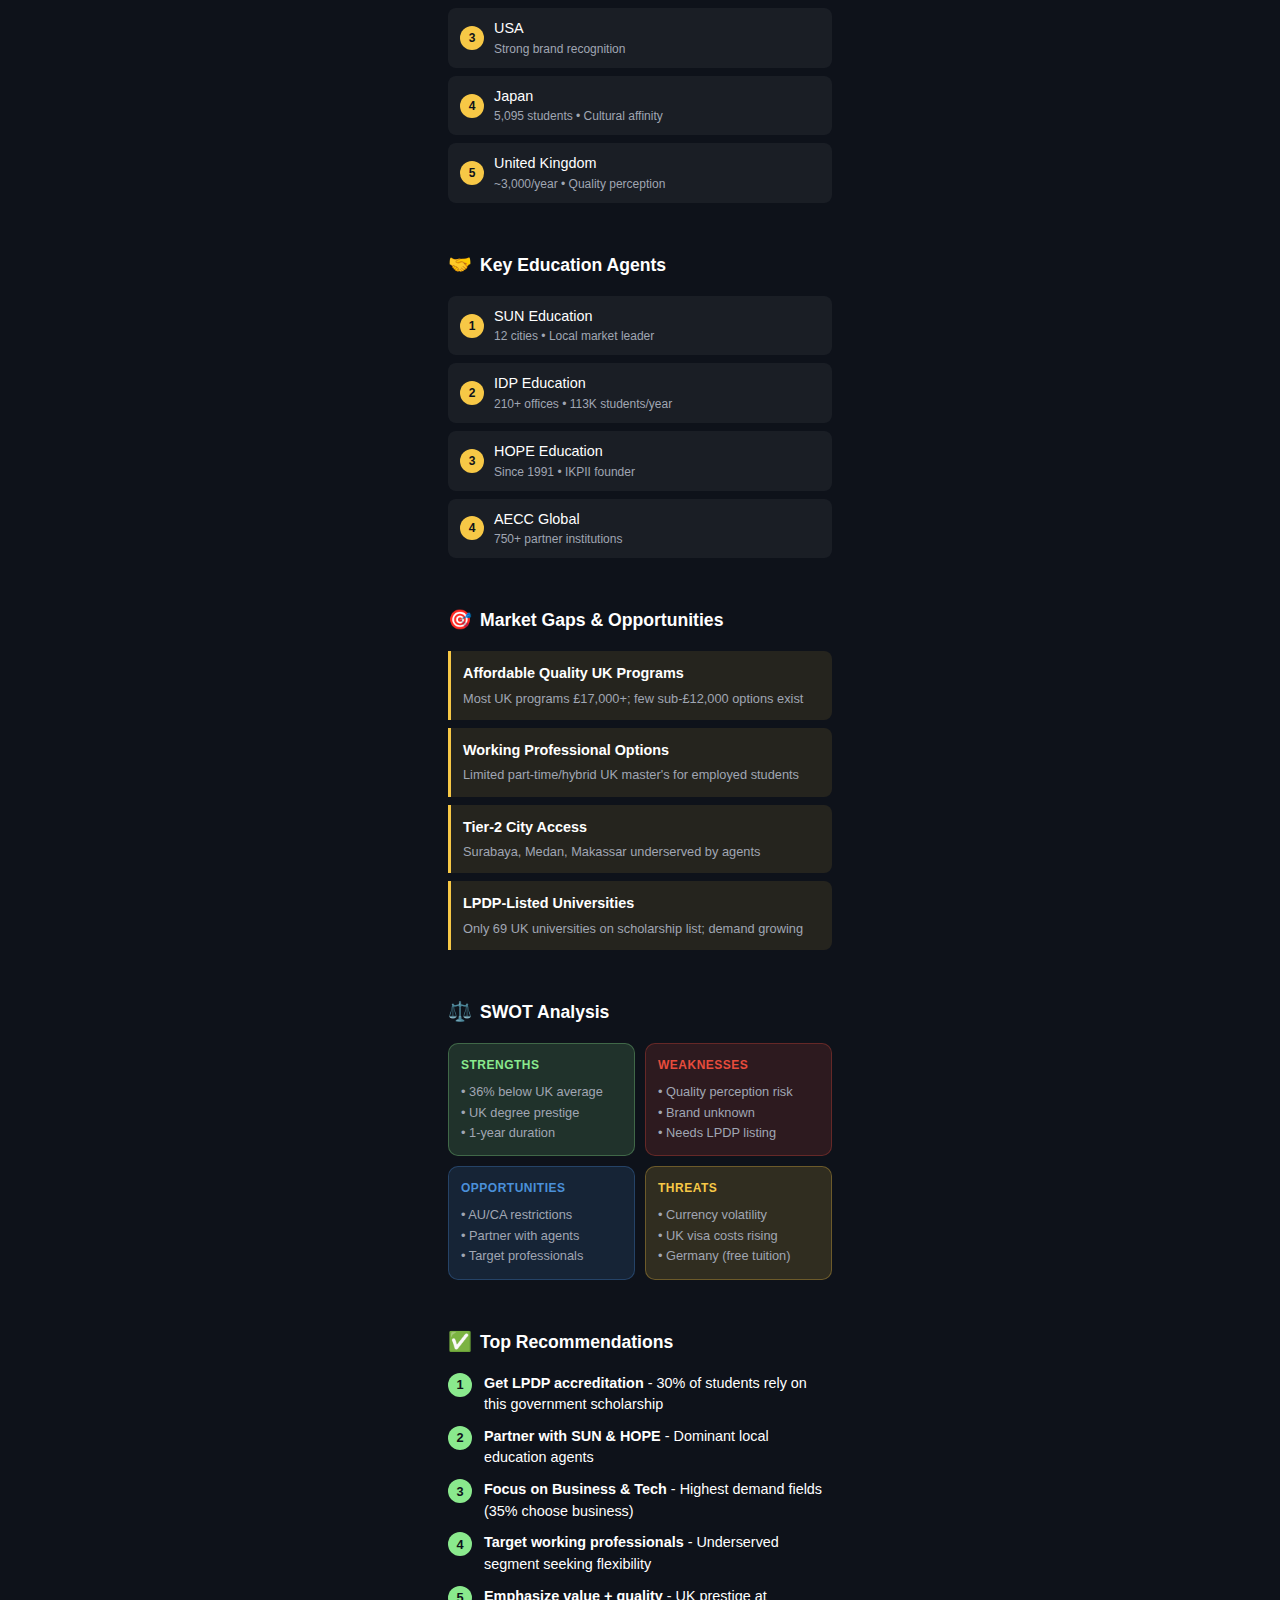
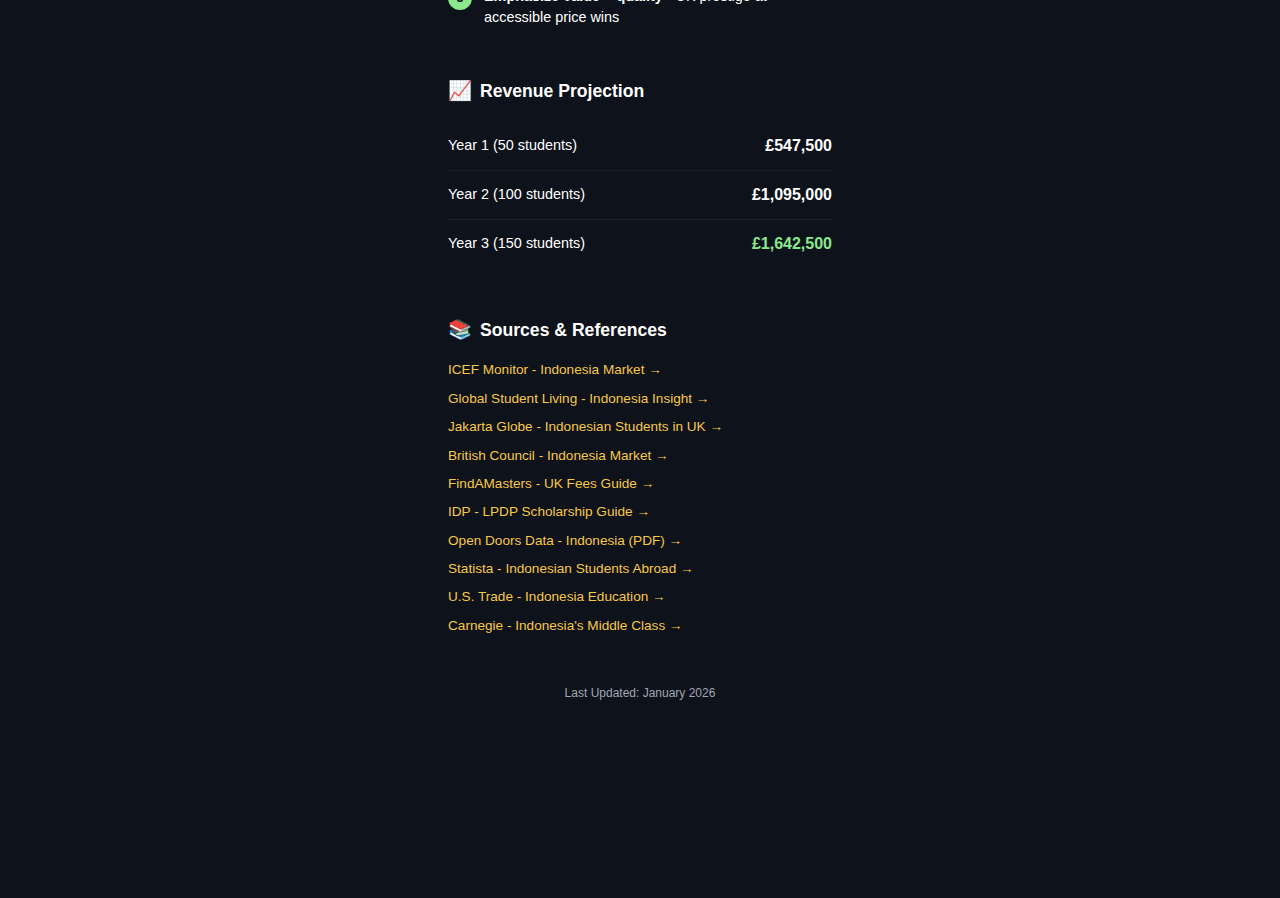
<file: research/index.html>
<!DOCTYPE html>
<html lang="en">
<head>
  <meta charset="UTF-8">
  <meta name="viewport" content="width=device-width, initial-scale=1.0, maximum-scale=1.0, user-scalable=no">
  <meta name="theme-color" content="#0E121A">
  <meta name="apple-mobile-web-app-capable" content="yes">
  <meta name="apple-mobile-web-app-status-bar-style" content="black-translucent">
  <title>Research - Daily Do</title>
  <link rel="stylesheet" href="../styles/app.css">
  <style>
    .research-container {
      padding-bottom: 100px;
    }

    .research-header {
      text-align: center;
      padding: var(--spacing-lg) 0;
      margin-bottom: var(--spacing-md);
    }

    .research-header h1 {
      font-size: 1.75rem;
      font-weight: 700;
      margin-bottom: 8px;
    }

    .research-header .subtitle {
      color: var(--text-gray);
      font-size: 0.9rem;
    }

    .verdict-card {
      background: linear-gradient(135deg, rgba(138, 233, 141, 0.15), rgba(138, 233, 141, 0.05));
      border: 1px solid rgba(138, 233, 141, 0.3);
      border-radius: 16px;
      padding: var(--spacing-lg);
      margin-bottom: var(--spacing-lg);
      text-align: center;
    }

    .verdict-badge {
      display: inline-block;
      background: var(--accent-mint);
      color: var(--bg-dark);
      padding: 8px 16px;
      border-radius: 20px;
      font-weight: 700;
      font-size: 0.9rem;
      margin-bottom: 12px;
    }

    .verdict-title {
      font-size: 1.5rem;
      font-weight: 700;
      margin-bottom: 8px;
    }

    .verdict-price {
      color: var(--accent-yellow);
      font-size: 2rem;
      font-weight: 800;
    }

    .verdict-note {
      color: var(--text-gray);
      font-size: 0.85rem;
      margin-top: 8px;
    }

    .section-card {
      background: var(--card-bg);
      border-radius: 16px;
      padding: var(--spacing-md);
      margin-bottom: var(--spacing-md);
    }

    .section-title {
      font-size: 1.1rem;
      font-weight: 600;
      margin-bottom: var(--spacing-md);
      display: flex;
      align-items: center;
      gap: 8px;
    }

    .section-title .icon {
      font-size: 1.2rem;
    }

    .stat-grid {
      display: grid;
      grid-template-columns: repeat(2, 1fr);
      gap: 12px;
    }

    .stat-item {
      background: rgba(255,255,255,0.05);
      padding: 12px;
      border-radius: 10px;
    }

    .stat-value {
      font-size: 1.25rem;
      font-weight: 700;
      color: var(--accent-yellow);
    }

    .stat-label {
      font-size: 0.75rem;
      color: var(--text-gray);
      margin-top: 4px;
    }

    .progress-bar {
      background: rgba(255,255,255,0.1);
      border-radius: 8px;
      height: 8px;
      overflow: hidden;
      margin-bottom: 8px;
    }

    .progress-fill {
      height: 100%;
      border-radius: 8px;
      transition: width 0.5s ease;
    }

    .progress-fill.green { background: var(--accent-mint); }
    .progress-fill.yellow { background: var(--accent-yellow); }
    .progress-fill.blue { background: #4A90D9; }
    .progress-fill.purple { background: #9B59B6; }

    .comparison-item {
      display: flex;
      justify-content: space-between;
      align-items: center;
      padding: 12px 0;
      border-bottom: 1px solid rgba(255,255,255,0.05);
    }

    .comparison-item:last-child {
      border-bottom: none;
    }

    .comparison-label {
      font-size: 0.9rem;
    }

    .comparison-value {
      font-weight: 600;
    }

    .comparison-value.highlight {
      color: var(--accent-mint);
    }

    .segment-list {
      display: flex;
      flex-direction: column;
      gap: 10px;
    }

    .segment-item {
      background: rgba(255,255,255,0.05);
      padding: 12px 14px;
      border-radius: 10px;
      display: flex;
      justify-content: space-between;
      align-items: center;
    }

    .segment-name {
      display: flex;
      align-items: center;
      gap: 10px;
      font-size: 0.9rem;
    }

    .segment-emoji {
      font-size: 1.2rem;
    }

    .segment-percent {
      font-weight: 600;
      color: var(--accent-yellow);
    }

    .player-list {
      display: flex;
      flex-direction: column;
      gap: 8px;
    }

    .player-item {
      display: flex;
      align-items: center;
      gap: 10px;
      padding: 10px 12px;
      background: rgba(255,255,255,0.05);
      border-radius: 8px;
    }

    .player-rank {
      background: var(--accent-yellow);
      color: var(--bg-dark);
      width: 24px;
      height: 24px;
      border-radius: 50%;
      display: flex;
      align-items: center;
      justify-content: center;
      font-size: 0.75rem;
      font-weight: 700;
    }

    .player-info {
      flex: 1;
    }

    .player-name {
      font-size: 0.9rem;
      font-weight: 500;
    }

    .player-detail {
      font-size: 0.75rem;
      color: var(--text-gray);
    }

    .gap-list {
      display: flex;
      flex-direction: column;
      gap: 8px;
    }

    .gap-item {
      padding: 12px;
      background: rgba(247, 200, 70, 0.1);
      border-left: 3px solid var(--accent-yellow);
      border-radius: 0 8px 8px 0;
    }

    .gap-title {
      font-size: 0.9rem;
      font-weight: 600;
      margin-bottom: 4px;
    }

    .gap-desc {
      font-size: 0.8rem;
      color: var(--text-gray);
    }

    .rec-list {
      display: flex;
      flex-direction: column;
      gap: 10px;
    }

    .rec-item {
      display: flex;
      gap: 12px;
      align-items: flex-start;
    }

    .rec-number {
      background: var(--accent-mint);
      color: var(--bg-dark);
      min-width: 24px;
      height: 24px;
      border-radius: 50%;
      display: flex;
      align-items: center;
      justify-content: center;
      font-size: 0.8rem;
      font-weight: 700;
    }

    .rec-text {
      font-size: 0.9rem;
      line-height: 1.5;
    }

    .swot-grid {
      display: grid;
      grid-template-columns: repeat(2, 1fr);
      gap: 10px;
    }

    .swot-item {
      padding: 12px;
      border-radius: 10px;
      font-size: 0.8rem;
    }

    .swot-item.strength {
      background: rgba(138, 233, 141, 0.15);
      border: 1px solid rgba(138, 233, 141, 0.3);
    }

    .swot-item.weakness {
      background: rgba(231, 76, 60, 0.15);
      border: 1px solid rgba(231, 76, 60, 0.3);
    }

    .swot-item.opportunity {
      background: rgba(74, 144, 217, 0.15);
      border: 1px solid rgba(74, 144, 217, 0.3);
    }

    .swot-item.threat {
      background: rgba(247, 200, 70, 0.15);
      border: 1px solid rgba(247, 200, 70, 0.3);
    }

    .swot-label {
      font-weight: 600;
      margin-bottom: 8px;
      font-size: 0.75rem;
      text-transform: uppercase;
      letter-spacing: 0.5px;
    }

    .swot-item.strength .swot-label { color: var(--accent-mint); }
    .swot-item.weakness .swot-label { color: #E74C3C; }
    .swot-item.opportunity .swot-label { color: #4A90D9; }
    .swot-item.threat .swot-label { color: var(--accent-yellow); }

    .swot-points {
      color: var(--text-gray);
      line-height: 1.6;
    }

    .last-updated {
      text-align: center;
      color: var(--text-gray);
      font-size: 0.75rem;
      padding: var(--spacing-md);
    }
  </style>
</head>
<body>
  <div class="app-container">
    <div class="page-content research-container">

      <a href="../index.html" style="display: inline-flex; align-items: center; gap: 8px; color: var(--text-gray); text-decoration: none; font-size: 0.9rem; margin-bottom: 12px;">
        <span>←</span> Back to Daily Do
      </a>

      <div class="research-header">
        <h1>Indonesian Study Abroad</h1>
        <p class="subtitle">UK Master's Program Market Analysis</p>
      </div>

      <!-- Verdict Card -->
      <div class="verdict-card animate-fade-in">
        <span class="verdict-badge">STRONG VIABILITY</span>
        <div class="verdict-title">UK Master's Program</div>
        <div class="verdict-price">£10,950 GBP</div>
        <div class="verdict-note">36% below UK average (£17,109)</div>
      </div>

      <!-- Market Overview -->
      <div class="section-card animate-slide-up">
        <div class="section-title">
          <span class="icon">📊</span>
          Market Overview
        </div>
        <div class="stat-grid">
          <div class="stat-item">
            <div class="stat-value">62,800+</div>
            <div class="stat-label">Students Abroad</div>
          </div>
          <div class="stat-item">
            <div class="stat-value">~3,000</div>
            <div class="stat-label">Choose UK/Year</div>
          </div>
          <div class="stat-item">
            <div class="stat-value">21%</div>
            <div class="stat-label">Growth Since 2014</div>
          </div>
          <div class="stat-item">
            <div class="stat-value">45%</div>
            <div class="stat-label">Need Scholarships</div>
          </div>
        </div>
      </div>

      <!-- Price Position -->
      <div class="section-card animate-slide-up">
        <div class="section-title">
          <span class="icon">💰</span>
          Price Positioning
        </div>

        <div class="comparison-item">
          <span class="comparison-label">Your Program</span>
          <span class="comparison-value highlight">£10,950</span>
        </div>
        <div class="progress-bar">
          <div class="progress-fill green" style="width: 35%"></div>
        </div>

        <div class="comparison-item">
          <span class="comparison-label">UK Average</span>
          <span class="comparison-value">£17,109</span>
        </div>
        <div class="progress-bar">
          <div class="progress-fill yellow" style="width: 55%"></div>
        </div>

        <div class="comparison-item">
          <span class="comparison-label">Premium UK</span>
          <span class="comparison-value">£25,000+</span>
        </div>
        <div class="progress-bar">
          <div class="progress-fill purple" style="width: 80%"></div>
        </div>

        <div class="comparison-item">
          <span class="comparison-label">In IDR (~21,629/GBP)</span>
          <span class="comparison-value highlight">IDR 236.8M</span>
        </div>
      </div>

      <!-- Customer Segments -->
      <div class="section-card animate-slide-up">
        <div class="section-title">
          <span class="icon">👥</span>
          Customer Segments
        </div>
        <div class="segment-list">
          <div class="segment-item">
            <span class="segment-name">
              <span class="segment-emoji">💼</span>
              Ambitious Professional
            </span>
            <span class="segment-percent">30%</span>
          </div>
          <div class="segment-item">
            <span class="segment-name">
              <span class="segment-emoji">🎓</span>
              Scholarship Seeker
            </span>
            <span class="segment-percent">25%</span>
          </div>
          <div class="segment-item">
            <span class="segment-name">
              <span class="segment-emoji">👨‍👩‍👧</span>
              Family-Funded
            </span>
            <span class="segment-percent">25%</span>
          </div>
          <div class="segment-item">
            <span class="segment-name">
              <span class="segment-emoji">🌟</span>
              Budget Achiever
            </span>
            <span class="segment-percent">15%</span>
          </div>
          <div class="segment-item">
            <span class="segment-name">
              <span class="segment-emoji">💻</span>
              Digital Native
            </span>
            <span class="segment-percent">5%</span>
          </div>
        </div>
      </div>

      <!-- Top Destinations -->
      <div class="section-card animate-slide-up">
        <div class="section-title">
          <span class="icon">🌏</span>
          Top Destinations
        </div>
        <div class="player-list">
          <div class="player-item">
            <span class="player-rank">1</span>
            <div class="player-info">
              <div class="player-name">Australia</div>
              <div class="player-detail">23,326 students • +41% growth</div>
            </div>
          </div>
          <div class="player-item">
            <span class="player-rank">2</span>
            <div class="player-info">
              <div class="player-name">Malaysia</div>
              <div class="player-detail">9,862 students • Proximity advantage</div>
            </div>
          </div>
          <div class="player-item">
            <span class="player-rank">3</span>
            <div class="player-info">
              <div class="player-name">USA</div>
              <div class="player-detail">Strong brand recognition</div>
            </div>
          </div>
          <div class="player-item">
            <span class="player-rank">4</span>
            <div class="player-info">
              <div class="player-name">Japan</div>
              <div class="player-detail">5,095 students • Cultural affinity</div>
            </div>
          </div>
          <div class="player-item">
            <span class="player-rank">5</span>
            <div class="player-info">
              <div class="player-name">United Kingdom</div>
              <div class="player-detail">~3,000/year • Quality perception</div>
            </div>
          </div>
        </div>
      </div>

      <!-- Key Agents -->
      <div class="section-card animate-slide-up">
        <div class="section-title">
          <span class="icon">🤝</span>
          Key Education Agents
        </div>
        <div class="player-list">
          <div class="player-item">
            <span class="player-rank">1</span>
            <div class="player-info">
              <div class="player-name">SUN Education</div>
              <div class="player-detail">12 cities • Local market leader</div>
            </div>
          </div>
          <div class="player-item">
            <span class="player-rank">2</span>
            <div class="player-info">
              <div class="player-name">IDP Education</div>
              <div class="player-detail">210+ offices • 113K students/year</div>
            </div>
          </div>
          <div class="player-item">
            <span class="player-rank">3</span>
            <div class="player-info">
              <div class="player-name">HOPE Education</div>
              <div class="player-detail">Since 1991 • IKPII founder</div>
            </div>
          </div>
          <div class="player-item">
            <span class="player-rank">4</span>
            <div class="player-info">
              <div class="player-name">AECC Global</div>
              <div class="player-detail">750+ partner institutions</div>
            </div>
          </div>
        </div>
      </div>

      <!-- Market Gaps -->
      <div class="section-card animate-slide-up">
        <div class="section-title">
          <span class="icon">🎯</span>
          Market Gaps & Opportunities
        </div>
        <div class="gap-list">
          <div class="gap-item">
            <div class="gap-title">Affordable Quality UK Programs</div>
            <div class="gap-desc">Most UK programs £17,000+; few sub-£12,000 options exist</div>
          </div>
          <div class="gap-item">
            <div class="gap-title">Working Professional Options</div>
            <div class="gap-desc">Limited part-time/hybrid UK master's for employed students</div>
          </div>
          <div class="gap-item">
            <div class="gap-title">Tier-2 City Access</div>
            <div class="gap-desc">Surabaya, Medan, Makassar underserved by agents</div>
          </div>
          <div class="gap-item">
            <div class="gap-title">LPDP-Listed Universities</div>
            <div class="gap-desc">Only 69 UK universities on scholarship list; demand growing</div>
          </div>
        </div>
      </div>

      <!-- SWOT Analysis -->
      <div class="section-card animate-slide-up">
        <div class="section-title">
          <span class="icon">⚖️</span>
          SWOT Analysis
        </div>
        <div class="swot-grid">
          <div class="swot-item strength">
            <div class="swot-label">Strengths</div>
            <div class="swot-points">
              • 36% below UK average<br>
              • UK degree prestige<br>
              • 1-year duration
            </div>
          </div>
          <div class="swot-item weakness">
            <div class="swot-label">Weaknesses</div>
            <div class="swot-points">
              • Quality perception risk<br>
              • Brand unknown<br>
              • Needs LPDP listing
            </div>
          </div>
          <div class="swot-item opportunity">
            <div class="swot-label">Opportunities</div>
            <div class="swot-points">
              • AU/CA restrictions<br>
              • Partner with agents<br>
              • Target professionals
            </div>
          </div>
          <div class="swot-item threat">
            <div class="swot-label">Threats</div>
            <div class="swot-points">
              • Currency volatility<br>
              • UK visa costs rising<br>
              • Germany (free tuition)
            </div>
          </div>
        </div>
      </div>

      <!-- Recommendations -->
      <div class="section-card animate-slide-up">
        <div class="section-title">
          <span class="icon">✅</span>
          Top Recommendations
        </div>
        <div class="rec-list">
          <div class="rec-item">
            <span class="rec-number">1</span>
            <span class="rec-text"><strong>Get LPDP accreditation</strong> - 30% of students rely on this government scholarship</span>
          </div>
          <div class="rec-item">
            <span class="rec-number">2</span>
            <span class="rec-text"><strong>Partner with SUN & HOPE</strong> - Dominant local education agents</span>
          </div>
          <div class="rec-item">
            <span class="rec-number">3</span>
            <span class="rec-text"><strong>Focus on Business & Tech</strong> - Highest demand fields (35% choose business)</span>
          </div>
          <div class="rec-item">
            <span class="rec-number">4</span>
            <span class="rec-text"><strong>Target working professionals</strong> - Underserved segment seeking flexibility</span>
          </div>
          <div class="rec-item">
            <span class="rec-number">5</span>
            <span class="rec-text"><strong>Emphasize value + quality</strong> - UK prestige at accessible price wins</span>
          </div>
        </div>
      </div>

      <!-- Revenue Projection -->
      <div class="section-card animate-slide-up">
        <div class="section-title">
          <span class="icon">📈</span>
          Revenue Projection
        </div>
        <div class="comparison-item">
          <span class="comparison-label">Year 1 (50 students)</span>
          <span class="comparison-value">£547,500</span>
        </div>
        <div class="comparison-item">
          <span class="comparison-label">Year 2 (100 students)</span>
          <span class="comparison-value">£1,095,000</span>
        </div>
        <div class="comparison-item">
          <span class="comparison-label">Year 3 (150 students)</span>
          <span class="comparison-value highlight">£1,642,500</span>
        </div>
      </div>

      <!-- Sources -->
      <div class="section-card animate-slide-up">
        <div class="section-title">
          <span class="icon">📚</span>
          Sources & References
        </div>
        <div style="display: flex; flex-direction: column; gap: 8px;">
          <a href="https://monitor.icef.com/category/regions/asia/indonesia/" target="_blank" style="color: var(--accent-yellow); font-size: 0.85rem; text-decoration: none;">
            ICEF Monitor - Indonesia Market →
          </a>
          <a href="https://gslglobal.com/2025/01/31/inbound-insight-indonesia/" target="_blank" style="color: var(--accent-yellow); font-size: 0.85rem; text-decoration: none;">
            Global Student Living - Indonesia Insight →
          </a>
          <a href="https://jakartaglobe.id/lifestyle/more-than-3000-indonesian-students-enroll-in-uk-universities-every-year" target="_blank" style="color: var(--accent-yellow); font-size: 0.85rem; text-decoration: none;">
            Jakarta Globe - Indonesian Students in UK →
          </a>
          <a href="https://education-services.britishcouncil.org/insights-blog/notes-field-tips-recruiting-success-indonesias-growing-undergrad-market" target="_blank" style="color: var(--accent-yellow); font-size: 0.85rem; text-decoration: none;">
            British Council - Indonesia Market →
          </a>
          <a href="https://www.findamasters.com/guides/masters-study-in-uk/international-fees" target="_blank" style="color: var(--accent-yellow); font-size: 0.85rem; text-decoration: none;">
            FindAMasters - UK Fees Guide →
          </a>
          <a href="https://www.idp.com/indonesia/blog/lpdp-scholarship/?lang=en" target="_blank" style="color: var(--accent-yellow); font-size: 0.85rem; text-decoration: none;">
            IDP - LPDP Scholarship Guide →
          </a>
          <a href="https://opendoorsdata.org/wp-content/uploads/2024/11/OpenDoors_FactSheet_Indonesia_2024.pdf" target="_blank" style="color: var(--accent-yellow); font-size: 0.85rem; text-decoration: none;">
            Open Doors Data - Indonesia (PDF) →
          </a>
          <a href="https://www.statista.com/statistics/1272467/indonesia-tertiary-level-students-by-country-of-destination/" target="_blank" style="color: var(--accent-yellow); font-size: 0.85rem; text-decoration: none;">
            Statista - Indonesian Students Abroad →
          </a>
          <a href="https://www.trade.gov/country-commercial-guides/indonesia-education-and-training" target="_blank" style="color: var(--accent-yellow); font-size: 0.85rem; text-decoration: none;">
            U.S. Trade - Indonesia Education →
          </a>
          <a href="https://carnegieendowment.org/research/2025/10/indonesias-fragile-middle-class" target="_blank" style="color: var(--accent-yellow); font-size: 0.85rem; text-decoration: none;">
            Carnegie - Indonesia's Middle Class →
          </a>
        </div>
      </div>

      <div class="last-updated">
        Last Updated: January 2026
      </div>

    </div>

    <!-- Bottom Navigation -->
    <nav class="bottom-nav">
      <ul class="nav-items">
        <li class="nav-item">
          <a href="../index.html" class="nav-link">
            <span class="nav-icon">
              <svg width="24" height="24" viewBox="0 0 24 24" fill="none" stroke="currentColor" stroke-width="2">
                <path d="M3 9l9-7 9 7v11a2 2 0 0 1-2 2H5a2 2 0 0 1-2-2z"/>
                <polyline points="9,22 9,12 15,12 15,22"/>
              </svg>
            </span>
            <span class="nav-label">Home</span>
          </a>
        </li>
        <li class="nav-item">
          <a href="../finance/summary.html" class="nav-link">
            <span class="nav-icon">
              <svg width="24" height="24" viewBox="0 0 24 24" fill="none" stroke="currentColor" stroke-width="2">
                <line x1="12" y1="1" x2="12" y2="23"/>
                <path d="M17 5H9.5a3.5 3.5 0 0 0 0 7h5a3.5 3.5 0 0 1 0 7H6"/>
              </svg>
            </span>
            <span class="nav-label">Finance</span>
          </a>
        </li>
        <li class="nav-item">
          <a href="../fitness/index.html" class="nav-link">
            <span class="nav-icon">
              <svg width="24" height="24" viewBox="0 0 24 24" fill="none" stroke="currentColor" stroke-width="2">
                <path d="M6.5 6.5m-2.5 0a2.5 2.5 0 1 0 5 0a2.5 2.5 0 1 0 -5 0"/>
                <path d="M3 12h4l3 8 4-16 3 8h4"/>
              </svg>
            </span>
            <span class="nav-label">Fitness</span>
          </a>
        </li>
        <li class="nav-item">
          <a href="index.html" class="nav-link active">
            <span class="nav-icon">
              <svg width="24" height="24" viewBox="0 0 24 24" fill="none" stroke="currentColor" stroke-width="2">
                <circle cx="11" cy="11" r="8"/>
                <path d="M21 21l-4.35-4.35"/>
              </svg>
            </span>
            <span class="nav-label">Research</span>
          </a>
        </li>
      </ul>
    </nav>
  </div>

  <script src="../scripts/memory.js"></script>
  <script>
    Memory.setLastVisited('research');
  </script>
</body>
</html>
</file>
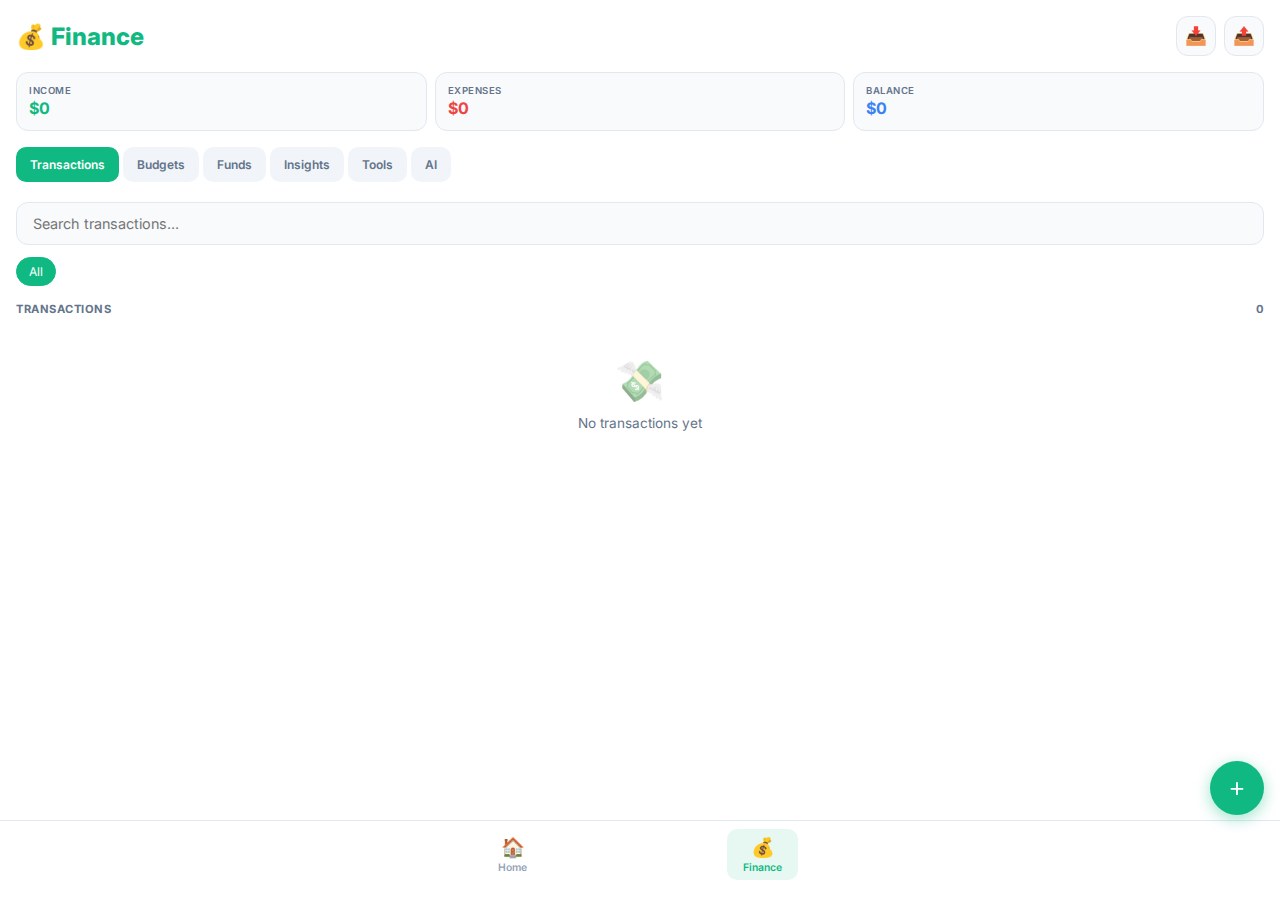
<file: finance/summary.html>
<!DOCTYPE html>
<html lang="en">
<head>
  <meta charset="UTF-8">
  <meta name="viewport" content="width=device-width, initial-scale=1.0, maximum-scale=1.0, user-scalable=no">
  <meta name="theme-color" content="#FFFFFF">
  <meta name="apple-mobile-web-app-capable" content="yes">
  <title>Finance</title>
  <link href="https://fonts.googleapis.com/css2?family=Inter:wght@400;500;600;700;800&display=swap" rel="stylesheet">
  <style>
    * { box-sizing: border-box; margin: 0; padding: 0; }
    body { font-family: 'Inter', -apple-system, sans-serif; background: #FFFFFF; min-height: 100vh; color: #1E293B; padding: 16px; padding-bottom: 100px; }

    .header { margin-bottom: 16px; display: flex; justify-content: space-between; align-items: center; }
    .header h1 { font-size: 1.5rem; font-weight: 800; }
    .header h1 span { color: #10B981; }
    .header-actions { display: flex; gap: 8px; }
    .icon-btn { width: 40px; height: 40px; border-radius: 12px; border: 1px solid #E2E8F0; background: #F8FAFC; display: flex; align-items: center; justify-content: center; cursor: pointer; font-size: 1.1rem; }

    /* Summary Cards */
    .summary-row { display: grid; grid-template-columns: repeat(3, 1fr); gap: 8px; margin-bottom: 16px; }
    .summary-card { background: #F8FAFC; border-radius: 12px; padding: 12px; border: 1px solid #E2E8F0; }
    .summary-label { font-size: 0.6rem; color: #64748B; text-transform: uppercase; letter-spacing: 0.5px; margin-bottom: 2px; font-weight: 600; }
    .summary-value { font-size: 1rem; font-weight: 700; }
    .summary-value.green { color: #10B981; }
    .summary-value.red { color: #EF4444; }
    .summary-value.blue { color: #3B82F6; }

    /* Tabs */
    .tabs { display: flex; gap: 4px; margin-bottom: 16px; overflow-x: auto; padding-bottom: 4px; }
    .tabs::-webkit-scrollbar { display: none; }
    .tab-btn { flex-shrink: 0; padding: 10px 14px; background: #F1F5F9; border: none; border-radius: 10px; color: #64748B; font-size: 0.75rem; font-weight: 600; cursor: pointer; font-family: inherit; }
    .tab-btn.active { background: #10B981; color: #fff; }
    .tab-content { display: none; }
    .tab-content.active { display: block; }

    /* Search */
    .search-bar { display: flex; gap: 8px; margin-bottom: 12px; }
    .search-input { flex: 1; padding: 12px 16px; background: #F8FAFC; border: 1px solid #E2E8F0; border-radius: 12px; font-size: 0.9rem; font-family: inherit; }
    .search-input:focus { outline: none; border-color: #10B981; }

    /* Filter Pills */
    .filter-row { display: flex; gap: 6px; overflow-x: auto; margin-bottom: 12px; padding-bottom: 4px; }
    .filter-row::-webkit-scrollbar { display: none; }
    .filter-pill { flex-shrink: 0; padding: 6px 12px; background: #F8FAFC; border: 1px solid #E2E8F0; border-radius: 16px; font-size: 0.75rem; color: #64748B; cursor: pointer; font-family: inherit; }
    .filter-pill.active { background: #10B981; border-color: #10B981; color: #fff; }

    /* Transaction List */
    .section-header { display: flex; justify-content: space-between; align-items: center; margin-bottom: 10px; }
    .section-title { font-size: 0.7rem; font-weight: 700; color: #64748B; text-transform: uppercase; letter-spacing: 0.5px; }
    .list { display: flex; flex-direction: column; gap: 6px; }
    .item { background: #F8FAFC; border-radius: 12px; padding: 12px; border: 1px solid #E2E8F0; display: flex; align-items: center; gap: 10px; }
    .item-icon { width: 38px; height: 38px; border-radius: 10px; display: flex; align-items: center; justify-content: center; font-size: 1.1rem; flex-shrink: 0; }
    .item-details { flex: 1; min-width: 0; }
    .item-title { font-size: 0.85rem; font-weight: 600; color: #1E293B; white-space: nowrap; overflow: hidden; text-overflow: ellipsis; }
    .item-meta { font-size: 0.7rem; color: #64748B; display: flex; align-items: center; gap: 6px; flex-wrap: wrap; }
    .item-tag { padding: 1px 6px; background: #E0F2FE; color: #0284C7; border-radius: 4px; font-size: 0.65rem; font-weight: 500; }
    .item-amount { font-size: 0.95rem; font-weight: 700; text-align: right; }
    .item-amount.income { color: #10B981; }
    .item-amount.expense { color: #EF4444; }
    .date-header { font-size: 0.65rem; color: #94A3B8; text-transform: uppercase; letter-spacing: 0.5px; margin: 12px 0 6px; font-weight: 600; }

    /* Budget Card */
    .budget-card { background: #F8FAFC; border: 1px solid #E2E8F0; border-radius: 14px; padding: 14px; margin-bottom: 10px; }
    .budget-header { display: flex; align-items: center; gap: 10px; margin-bottom: 10px; }
    .budget-icon { width: 36px; height: 36px; border-radius: 10px; display: flex; align-items: center; justify-content: center; font-size: 1.1rem; }
    .budget-info { flex: 1; }
    .budget-name { font-weight: 600; font-size: 0.9rem; }
    .budget-spent { font-size: 0.75rem; color: #64748B; }
    .budget-amount { text-align: right; }
    .budget-remaining { font-weight: 700; font-size: 0.9rem; }
    .budget-limit { font-size: 0.7rem; color: #64748B; }
    .progress-bar { height: 8px; background: #E2E8F0; border-radius: 4px; overflow: hidden; }
    .progress-fill { height: 100%; border-radius: 4px; transition: width 0.3s; }
    .progress-fill.safe { background: #10B981; }
    .progress-fill.warning { background: #F59E0B; }
    .progress-fill.danger { background: #EF4444; }

    /* Fund Card */
    .fund-card { background: #F8FAFC; border: 1px solid #E2E8F0; border-radius: 14px; padding: 14px; margin-bottom: 10px; }
    .fund-header { display: flex; align-items: center; gap: 10px; margin-bottom: 10px; }
    .fund-icon { width: 40px; height: 40px; border-radius: 12px; display: flex; align-items: center; justify-content: center; font-size: 1.3rem; }
    .fund-info { flex: 1; }
    .fund-name { font-weight: 700; font-size: 0.95rem; }
    .fund-meta { font-size: 0.75rem; color: #64748B; }
    .fund-progress { margin-bottom: 10px; }
    .progress-stats { display: flex; justify-content: space-between; font-size: 0.75rem; color: #64748B; margin-top: 6px; }
    .progress-current { font-weight: 700; color: #10B981; }
    .fund-actions { display: flex; gap: 6px; }
    .fund-btn { flex: 1; padding: 10px; border: none; border-radius: 8px; font-size: 0.8rem; font-weight: 600; cursor: pointer; font-family: inherit; }
    .fund-btn.add { background: #10B981; color: #fff; }
    .fund-btn.withdraw { background: #E2E8F0; color: #64748B; }

    /* Insights */
    .insight-card { background: linear-gradient(135deg, #F0FDF4 0%, #DCFCE7 100%); border: 1px solid #86EFAC; border-radius: 14px; padding: 14px; margin-bottom: 10px; }
    .insight-card.warning { background: linear-gradient(135deg, #FFFBEB 0%, #FEF3C7 100%); border-color: #FCD34D; }
    .insight-card.info { background: linear-gradient(135deg, #EFF6FF 0%, #DBEAFE 100%); border-color: #93C5FD; }
    .insight-icon { font-size: 1.5rem; margin-bottom: 8px; }
    .insight-title { font-weight: 700; font-size: 0.9rem; color: #065F46; margin-bottom: 4px; }
    .insight-card.warning .insight-title { color: #92400E; }
    .insight-card.info .insight-title { color: #1E40AF; }
    .insight-text { font-size: 0.8rem; color: #047857; line-height: 1.4; }
    .insight-card.warning .insight-text { color: #A16207; }
    .insight-card.info .insight-text { color: #1D4ED8; }

    /* Chart */
    .chart-container { background: #F8FAFC; border: 1px solid #E2E8F0; border-radius: 14px; padding: 14px; margin-bottom: 16px; }
    .chart-title { font-size: 0.8rem; font-weight: 700; color: #64748B; margin-bottom: 12px; }
    .chart { display: flex; align-items: flex-end; gap: 8px; height: 120px; }
    .chart-bar { flex: 1; background: #10B981; border-radius: 4px 4px 0 0; min-height: 4px; position: relative; }
    .chart-bar.expense { background: #EF4444; }
    .chart-label { position: absolute; bottom: -18px; left: 50%; transform: translateX(-50%); font-size: 0.6rem; color: #64748B; white-space: nowrap; }
    .chart-legend { display: flex; gap: 16px; justify-content: center; margin-top: 24px; }
    .legend-item { display: flex; align-items: center; gap: 6px; font-size: 0.75rem; color: #64748B; }
    .legend-dot { width: 10px; height: 10px; border-radius: 50%; }

    /* Net Worth */
    .networth-card { background: linear-gradient(135deg, #1E293B 0%, #334155 100%); border-radius: 16px; padding: 20px; margin-bottom: 16px; color: #fff; }
    .networth-label { font-size: 0.8rem; color: #94A3B8; margin-bottom: 4px; }
    .networth-amount { font-size: 2rem; font-weight: 800; margin-bottom: 12px; }
    .networth-breakdown { display: flex; gap: 16px; }
    .networth-item { flex: 1; }
    .networth-item-label { font-size: 0.7rem; color: #94A3B8; }
    .networth-item-value { font-size: 1rem; font-weight: 700; }
    .networth-item-value.green { color: #10B981; }
    .networth-item-value.red { color: #F87171; }

    /* Calculator */
    .calc-card { background: #F8FAFC; border: 1px solid #E2E8F0; border-radius: 14px; padding: 16px; margin-bottom: 12px; }
    .calc-title { font-weight: 700; font-size: 0.95rem; margin-bottom: 4px; display: flex; align-items: center; gap: 8px; }
    .calc-desc { font-size: 0.8rem; color: #64748B; margin-bottom: 12px; }
    .calc-inputs { display: flex; flex-direction: column; gap: 10px; }
    .calc-row { display: flex; gap: 10px; }
    .calc-field { flex: 1; }
    .calc-label { font-size: 0.7rem; color: #64748B; margin-bottom: 4px; font-weight: 600; }
    .calc-input { width: 100%; padding: 10px 12px; background: #fff; border: 1px solid #E2E8F0; border-radius: 8px; font-size: 0.9rem; font-family: inherit; }
    .calc-input:focus { outline: none; border-color: #10B981; }
    .calc-result { margin-top: 12px; padding: 12px; background: #F0FDF4; border-radius: 10px; text-align: center; }
    .calc-result-label { font-size: 0.75rem; color: #047857; margin-bottom: 2px; }
    .calc-result-value { font-size: 1.3rem; font-weight: 800; color: #10B981; }

    /* AI Chat */
    .chat-container { background: #F8FAFC; border: 1px solid #E2E8F0; border-radius: 14px; display: flex; flex-direction: column; height: calc(100vh - 240px); min-height: 350px; }
    .chat-messages { flex: 1; overflow-y: auto; padding: 14px; display: flex; flex-direction: column; gap: 10px; }
    .message { max-width: 85%; padding: 12px 14px; border-radius: 14px; font-size: 0.85rem; line-height: 1.4; }
    .ai-message { background: #fff; align-self: flex-start; border: 1px solid #E2E8F0; color: #1E293B; }
    .user-message { background: #10B981; color: #fff; align-self: flex-end; }
    .chat-input-area { padding: 10px; border-top: 1px solid #E2E8F0; display: flex; gap: 8px; }
    .chat-input { flex: 1; padding: 12px 14px; background: #fff; border: 1px solid #E2E8F0; border-radius: 20px; font-size: 0.85rem; font-family: inherit; }
    .chat-input:focus { outline: none; border-color: #10B981; }
    .chat-send { width: 44px; height: 44px; border-radius: 50%; background: #10B981; border: none; color: #fff; cursor: pointer; font-size: 1.1rem; }
    .quick-prompts { display: flex; gap: 6px; flex-wrap: wrap; margin-bottom: 10px; }
    .quick-prompt { padding: 6px 10px; background: #E0F2FE; border: none; border-radius: 12px; font-size: 0.7rem; color: #0284C7; cursor: pointer; font-family: inherit; }

    /* Empty State */
    .empty-state { text-align: center; padding: 30px 20px; }
    .empty-icon { font-size: 2.5rem; margin-bottom: 10px; opacity: 0.5; }
    .empty-state p { color: #64748B; font-size: 0.85rem; }

    /* Add Button */
    .add-btn { width: 100%; padding: 14px; background: #F0FDF4; border: 2px dashed #86EFAC; border-radius: 12px; color: #10B981; font-size: 0.85rem; font-weight: 600; cursor: pointer; font-family: inherit; display: flex; align-items: center; justify-content: center; gap: 6px; margin-top: 10px; }

    /* FAB */
    .fab { position: fixed; bottom: 85px; right: 16px; width: 54px; height: 54px; border-radius: 50%; background: #10B981; color: #fff; border: none; cursor: pointer; display: flex; align-items: center; justify-content: center; box-shadow: 0 4px 15px rgba(16, 185, 129, 0.4); z-index: 100; font-size: 1.6rem; }

    /* Modal */
    .modal { position: fixed; top: 0; left: 0; right: 0; bottom: 0; background: rgba(0,0,0,0.5); display: flex; align-items: flex-end; justify-content: center; z-index: 200; }
    .modal.hidden { display: none; }
    .modal-content { width: 100%; max-width: 500px; background: #fff; border-radius: 20px 20px 0 0; padding: 20px; max-height: 85vh; overflow-y: auto; }
    .modal-header { display: flex; justify-content: space-between; align-items: center; margin-bottom: 16px; }
    .modal-title { font-size: 1.1rem; font-weight: 800; }
    .modal-close { background: none; border: none; color: #94A3B8; font-size: 1.3rem; cursor: pointer; }
    .form-group { margin-bottom: 14px; }
    .form-label { display: block; font-size: 0.7rem; color: #64748B; margin-bottom: 6px; text-transform: uppercase; font-weight: 600; }
    .form-input { width: 100%; padding: 12px 14px; background: #F8FAFC; border: 1px solid #E2E8F0; border-radius: 10px; font-size: 0.95rem; font-family: inherit; }
    .form-input:focus { outline: none; border-color: #10B981; }
    .type-toggle { display: flex; gap: 8px; margin-bottom: 14px; }
    .type-btn { flex: 1; padding: 12px; border: 2px solid #E2E8F0; border-radius: 10px; background: transparent; color: #64748B; font-size: 0.85rem; font-weight: 600; cursor: pointer; font-family: inherit; }
    .type-btn.expense.active { border-color: #EF4444; background: #FEF2F2; color: #EF4444; }
    .type-btn.income.active { border-color: #10B981; background: #F0FDF4; color: #10B981; }
    .category-grid { display: grid; grid-template-columns: repeat(4, 1fr); gap: 6px; }
    .category-btn { display: flex; flex-direction: column; align-items: center; gap: 2px; padding: 10px 6px; background: #F8FAFC; border: 2px solid transparent; border-radius: 10px; cursor: pointer; }
    .category-btn.active { border-color: #10B981; background: #F0FDF4; }
    .category-btn .emoji { font-size: 1.2rem; }
    .category-btn .label { font-size: 0.6rem; color: #64748B; }
    .submit-btn { width: 100%; padding: 14px; background: #10B981; border: none; border-radius: 12px; color: #fff; font-size: 0.95rem; font-weight: 700; cursor: pointer; font-family: inherit; margin-top: 14px; }
    .tags-input { display: flex; flex-wrap: wrap; gap: 6px; padding: 8px; background: #F8FAFC; border: 1px solid #E2E8F0; border-radius: 10px; min-height: 44px; }
    .tag { display: flex; align-items: center; gap: 4px; padding: 4px 8px; background: #E0F2FE; color: #0284C7; border-radius: 6px; font-size: 0.75rem; }
    .tag-remove { cursor: pointer; font-size: 0.9rem; }
    .tag-input { border: none; background: none; outline: none; flex: 1; min-width: 60px; font-size: 0.85rem; font-family: inherit; }

    /* Recurring Badge */
    .recurring-badge { display: inline-flex; align-items: center; gap: 2px; padding: 2px 6px; background: #F3E8FF; color: #7C3AED; border-radius: 4px; font-size: 0.6rem; font-weight: 600; }

    /* Bottom Nav */
    .bottom-nav { position: fixed; bottom: 0; left: 0; right: 0; background: #fff; border-top: 1px solid #E2E8F0; padding: 8px 0 20px; z-index: 50; }
    .nav-items { display: flex; justify-content: space-around; list-style: none; max-width: 500px; margin: 0 auto; }
    .nav-link { display: flex; flex-direction: column; align-items: center; text-decoration: none; color: #94A3B8; padding: 6px 16px; border-radius: 10px; }
    .nav-link.active { color: #10B981; background: rgba(16, 185, 129, 0.1); }
    .nav-icon { font-size: 1.2rem; margin-bottom: 2px; }
    .nav-label { font-size: 0.65rem; font-weight: 600; }

    /* API Setup */
    .api-setup { background: #F8FAFC; border: 1px solid #E2E8F0; border-radius: 14px; padding: 16px; margin-bottom: 12px; }
    .api-setup-title { font-size: 0.85rem; font-weight: 700; margin-bottom: 10px; }
  </style>
</head>
<body>
  <div class="header">
    <h1>💰 <span>Finance</span></h1>
    <div class="header-actions">
      <button class="icon-btn" onclick="openImportModal()">📥</button>
      <button class="icon-btn" onclick="exportData()">📤</button>
    </div>
  </div>

  <div class="summary-row">
    <div class="summary-card">
      <div class="summary-label">Income</div>
      <div class="summary-value green" id="totalIncome">$0</div>
    </div>
    <div class="summary-card">
      <div class="summary-label">Expenses</div>
      <div class="summary-value red" id="totalExpense">$0</div>
    </div>
    <div class="summary-card">
      <div class="summary-label">Balance</div>
      <div class="summary-value blue" id="totalBalance">$0</div>
    </div>
  </div>

  <div class="tabs">
    <button class="tab-btn active" onclick="switchTab('transactions')">Transactions</button>
    <button class="tab-btn" onclick="switchTab('budgets')">Budgets</button>
    <button class="tab-btn" onclick="switchTab('funds')">Funds</button>
    <button class="tab-btn" onclick="switchTab('insights')">Insights</button>
    <button class="tab-btn" onclick="switchTab('tools')">Tools</button>
    <button class="tab-btn" onclick="switchTab('advisor')">AI</button>
  </div>

  <!-- TRANSACTIONS TAB -->
  <div id="transactions-tab" class="tab-content active">
    <div class="search-bar">
      <input type="text" class="search-input" id="searchInput" placeholder="Search transactions..." oninput="filterTransactions()">
    </div>
    <div class="filter-row" id="categoryFilter"></div>
    <div class="section-header">
      <span class="section-title">Transactions</span>
      <span class="section-title" id="transactionCount">0</span>
    </div>
    <div class="list" id="transactionList"></div>
  </div>

  <!-- BUDGETS TAB -->
  <div id="budgets-tab" class="tab-content">
    <div class="section-header">
      <span class="section-title">Monthly Budgets</span>
      <span class="section-title" id="budgetMonth"></span>
    </div>
    <div id="budgetList"></div>
    <button class="add-btn" onclick="openBudgetModal()">+ Add Budget</button>
  </div>

  <!-- FUNDS TAB -->
  <div id="funds-tab" class="tab-content">
    <div class="section-header">
      <span class="section-title">Savings Goals</span>
      <span class="section-title" id="fundsTotal">$0</span>
    </div>
    <div id="fundsList"></div>
    <button class="add-btn" onclick="openFundModal()">+ Create Fund</button>
  </div>

  <!-- INSIGHTS TAB -->
  <div id="insights-tab" class="tab-content">
    <div class="networth-card">
      <div class="networth-label">Net Worth</div>
      <div class="networth-amount" id="netWorth">$0</div>
      <div class="networth-breakdown">
        <div class="networth-item">
          <div class="networth-item-label">Assets</div>
          <div class="networth-item-value green" id="totalAssets">$0</div>
        </div>
        <div class="networth-item">
          <div class="networth-item-label">Liabilities</div>
          <div class="networth-item-value red" id="totalLiabilities">$0</div>
        </div>
      </div>
    </div>

    <div class="chart-container">
      <div class="chart-title">Last 6 Months</div>
      <div class="chart" id="monthlyChart"></div>
      <div class="chart-legend">
        <div class="legend-item"><div class="legend-dot" style="background:#10B981"></div> Income</div>
        <div class="legend-item"><div class="legend-dot" style="background:#EF4444"></div> Expenses</div>
      </div>
    </div>

    <div class="section-title" style="margin-bottom:10px;">AI Insights</div>
    <div id="insightsList"></div>
  </div>

  <!-- TOOLS TAB -->
  <div id="tools-tab" class="tab-content">
    <div class="calc-card">
      <div class="calc-title">🏦 Compound Interest</div>
      <div class="calc-desc">See how your money grows over time</div>
      <div class="calc-inputs">
        <div class="calc-row">
          <div class="calc-field">
            <div class="calc-label">Principal ($)</div>
            <input type="number" class="calc-input" id="ciPrincipal" value="1000" oninput="calcCompound()">
          </div>
          <div class="calc-field">
            <div class="calc-label">Monthly Add ($)</div>
            <input type="number" class="calc-input" id="ciMonthly" value="100" oninput="calcCompound()">
          </div>
        </div>
        <div class="calc-row">
          <div class="calc-field">
            <div class="calc-label">Rate (%/year)</div>
            <input type="number" class="calc-input" id="ciRate" value="7" oninput="calcCompound()">
          </div>
          <div class="calc-field">
            <div class="calc-label">Years</div>
            <input type="number" class="calc-input" id="ciYears" value="10" oninput="calcCompound()">
          </div>
        </div>
      </div>
      <div class="calc-result">
        <div class="calc-result-label">Future Value</div>
        <div class="calc-result-value" id="ciResult">$0</div>
      </div>
    </div>

    <div class="calc-card">
      <div class="calc-title">🎯 Financial Freedom</div>
      <div class="calc-desc">When can you retire?</div>
      <div class="calc-inputs">
        <div class="calc-row">
          <div class="calc-field">
            <div class="calc-label">Monthly Expenses</div>
            <input type="number" class="calc-input" id="ffExpenses" value="3000" oninput="calcFreedom()">
          </div>
          <div class="calc-field">
            <div class="calc-label">Current Savings</div>
            <input type="number" class="calc-input" id="ffSavings" value="10000" oninput="calcFreedom()">
          </div>
        </div>
        <div class="calc-row">
          <div class="calc-field">
            <div class="calc-label">Monthly Saving</div>
            <input type="number" class="calc-input" id="ffMonthlySave" value="500" oninput="calcFreedom()">
          </div>
          <div class="calc-field">
            <div class="calc-label">Return Rate (%)</div>
            <input type="number" class="calc-input" id="ffReturn" value="7" oninput="calcFreedom()">
          </div>
        </div>
      </div>
      <div class="calc-result">
        <div class="calc-result-label">Years to Freedom (4% rule)</div>
        <div class="calc-result-value" id="ffResult">0 years</div>
      </div>
    </div>

    <div class="calc-card">
      <div class="calc-title">📊 ROI Calculator</div>
      <div class="calc-desc">Calculate return on investment</div>
      <div class="calc-inputs">
        <div class="calc-row">
          <div class="calc-field">
            <div class="calc-label">Initial Investment</div>
            <input type="number" class="calc-input" id="roiInitial" value="1000" oninput="calcROI()">
          </div>
          <div class="calc-field">
            <div class="calc-label">Final Value</div>
            <input type="number" class="calc-input" id="roiFinal" value="1500" oninput="calcROI()">
          </div>
        </div>
      </div>
      <div class="calc-result">
        <div class="calc-result-label">Return on Investment</div>
        <div class="calc-result-value" id="roiResult">50%</div>
      </div>
    </div>
  </div>

  <!-- AI ADVISOR TAB -->
  <div id="advisor-tab" class="tab-content">
    <div id="api-notice" class="api-setup" style="display:none;">
      <div class="api-setup-title">🔑 API Key Required</div>
      <p style="font-size:0.8rem;color:#64748B;margin-bottom:10px;">Add your Anthropic API key to use AI.</p>
      <input type="password" class="form-input" id="api-key-input" placeholder="sk-ant-api...">
      <button class="submit-btn" onclick="saveApiKey()" style="margin-top:10px;">Save Key</button>
    </div>
    <div class="quick-prompts">
      <button class="quick-prompt" onclick="askAI('How am I doing financially?')">How am I doing?</button>
      <button class="quick-prompt" onclick="askAI('Where can I cut expenses?')">Cut expenses</button>
      <button class="quick-prompt" onclick="askAI('Help me create a savings plan')">Savings plan</button>
      <button class="quick-prompt" onclick="askAI('Analyze my spending patterns')">Spending patterns</button>
    </div>
    <div class="chat-container" id="chat-container">
      <div class="chat-messages" id="chat-messages"></div>
      <div class="chat-input-area">
        <input type="text" class="chat-input" id="chat-input" placeholder="Ask anything...">
        <button class="chat-send" onclick="sendMessage()">➤</button>
      </div>
    </div>
  </div>

  <button class="fab" id="fab" onclick="openTransactionModal()">+</button>

  <!-- TRANSACTION MODAL -->
  <div id="transactionModal" class="modal hidden">
    <div class="modal-content">
      <div class="modal-header">
        <span class="modal-title">Add Transaction</span>
        <button class="modal-close" onclick="closeModal('transactionModal')">×</button>
      </div>
      <div class="type-toggle">
        <button class="type-btn expense active" onclick="setType('expense')">Expense</button>
        <button class="type-btn income" onclick="setType('income')">Income</button>
      </div>
      <div class="form-group">
        <label class="form-label">Amount</label>
        <input type="number" id="txAmount" class="form-input" placeholder="0.00" inputmode="decimal">
      </div>
      <div class="form-group">
        <label class="form-label">Description</label>
        <input type="text" id="txDesc" class="form-input" placeholder="What was this for?">
      </div>
      <div class="form-group">
        <label class="form-label">Category</label>
        <div class="category-grid" id="categoryGrid"></div>
      </div>
      <div class="form-group">
        <label class="form-label">Tags (optional)</label>
        <div class="tags-input" id="tagsInput" onclick="document.getElementById('tagInput').focus()">
          <input type="text" class="tag-input" id="tagInput" placeholder="Add tag..." onkeydown="handleTagInput(event)">
        </div>
      </div>
      <div class="form-group">
        <label style="display:flex;align-items:center;gap:8px;font-size:0.85rem;">
          <input type="checkbox" id="txRecurring"> Recurring monthly
        </label>
      </div>
      <button class="submit-btn" onclick="addTransaction()">Add Transaction</button>
    </div>
  </div>

  <!-- BUDGET MODAL -->
  <div id="budgetModal" class="modal hidden">
    <div class="modal-content">
      <div class="modal-header">
        <span class="modal-title">Add Budget</span>
        <button class="modal-close" onclick="closeModal('budgetModal')">×</button>
      </div>
      <div class="form-group">
        <label class="form-label">Category</label>
        <select id="budgetCategory" class="form-input"></select>
      </div>
      <div class="form-group">
        <label class="form-label">Monthly Limit</label>
        <input type="number" id="budgetLimit" class="form-input" placeholder="500" inputmode="decimal">
      </div>
      <button class="submit-btn" onclick="addBudget()">Add Budget</button>
    </div>
  </div>

  <!-- FUND MODAL -->
  <div id="fundModal" class="modal hidden">
    <div class="modal-content">
      <div class="modal-header">
        <span class="modal-title">Create Fund</span>
        <button class="modal-close" onclick="closeModal('fundModal')">×</button>
      </div>
      <div class="form-group">
        <label class="form-label">Name</label>
        <input type="text" id="fundName" class="form-input" placeholder="Emergency Fund">
      </div>
      <div class="form-group">
        <label class="form-label">Target Amount</label>
        <input type="number" id="fundTarget" class="form-input" placeholder="10000" inputmode="decimal">
      </div>
      <div class="form-group">
        <label class="form-label">Icon</label>
        <div class="category-grid" id="fundEmojiGrid"></div>
      </div>
      <button class="submit-btn" onclick="saveFund()">Create Fund</button>
    </div>
  </div>

  <!-- FUND ACTION MODAL -->
  <div id="fundActionModal" class="modal hidden">
    <div class="modal-content">
      <div class="modal-header">
        <span class="modal-title" id="fundActionTitle">Add to Fund</span>
        <button class="modal-close" onclick="closeModal('fundActionModal')">×</button>
      </div>
      <div class="form-group">
        <label class="form-label">Amount</label>
        <input type="number" id="fundActionAmount" class="form-input" placeholder="100" inputmode="decimal">
      </div>
      <div class="type-toggle">
        <button class="type-btn income active" id="fundAddBtn" onclick="setFundAction('add')">Add</button>
        <button class="type-btn expense" id="fundWithdrawBtn" onclick="setFundAction('withdraw')">Withdraw</button>
      </div>
      <button class="submit-btn" onclick="updateFund()">Confirm</button>
    </div>
  </div>

  <!-- IMPORT MODAL -->
  <div id="importModal" class="modal hidden">
    <div class="modal-content">
      <div class="modal-header">
        <span class="modal-title">Import Data</span>
        <button class="modal-close" onclick="closeModal('importModal')">×</button>
      </div>
      <div class="form-group">
        <label class="form-label">Paste CSV or JSON</label>
        <textarea id="importData" class="form-input" style="min-height:150px;" placeholder="date,type,amount,description,category&#10;2024-01-15,expense,50,Groceries,groceries"></textarea>
      </div>
      <button class="submit-btn" onclick="importData()">Import</button>
    </div>
  </div>

  <nav class="bottom-nav">
    <ul class="nav-items">
      <li><a href="../index.html" class="nav-link"><span class="nav-icon">🏠</span><span class="nav-label">Home</span></a></li>
      <li><a href="summary.html" class="nav-link active"><span class="nav-icon">💰</span><span class="nav-label">Finance</span></a></li>
    </ul>
  </nav>

  <script src="../scripts/memory.js"></script>
  <script>
    // ===== DATA =====
    const categories = {
      expense: [
        { id: 'food', emoji: '🍔', label: 'Food', color: '#EF4444' },
        { id: 'transport', emoji: '🚗', label: 'Transport', color: '#F97316' },
        { id: 'shopping', emoji: '🛍️', label: 'Shopping', color: '#A855F7' },
        { id: 'utilities', emoji: '💡', label: 'Bills', color: '#3B82F6' },
        { id: 'groceries', emoji: '🛒', label: 'Groceries', color: '#14B8A6' },
        { id: 'entertainment', emoji: '🎬', label: 'Fun', color: '#6366F1' },
        { id: 'health', emoji: '💊', label: 'Health', color: '#EC4899' },
        { id: 'other', emoji: '📦', label: 'Other', color: '#64748B' }
      ],
      income: [
        { id: 'salary', emoji: '💵', label: 'Salary', color: '#10B981' },
        { id: 'freelance', emoji: '💻', label: 'Freelance', color: '#22C55E' },
        { id: 'investment', emoji: '📈', label: 'Investment', color: '#059669' },
        { id: 'gift', emoji: '🎁', label: 'Gift', color: '#34D399' },
        { id: 'refund', emoji: '↩️', label: 'Refund', color: '#6EE7B7' },
        { id: 'other', emoji: '📦', label: 'Other', color: '#64748B' }
      ]
    };
    const fundEmojis = ['🛡️', '📈', '🎯', '🏠', '✈️', '🚗', '💍', '📚', '💼', '🎮', '🏥', '👶'];
    const fundColors = ['#10B981', '#3B82F6', '#F59E0B', '#A855F7', '#EF4444', '#EC4899'];

    let state = {
      type: 'expense',
      category: null,
      tags: [],
      filter: 'all',
      search: '',
      fundAction: 'add',
      currentFundId: null,
      selectedEmoji: '🛡️'
    };

    // ===== HELPERS =====
    const fmt = (n) => '$' + new Intl.NumberFormat('en-US').format(Math.round(n));
    const get = (k, d) => Memory.get('finance', k) || d;
    const set = (k, v) => Memory.set('finance', k, v);
    const getCat = (type, id) => (categories[type] || categories.expense).find(c => c.id === id) || categories.expense[7];

    // ===== INIT =====
    function init() {
      checkRecurring();
      renderAll();
      checkApiKey();
      loadChat();
      calcCompound();
      calcFreedom();
      calcROI();
      document.getElementById('chat-input').addEventListener('keypress', e => { if (e.key === 'Enter') sendMessage(); });
      document.getElementById('budgetMonth').textContent = new Date().toLocaleDateString('en-US', { month: 'long', year: 'numeric' });
    }

    function switchTab(tab) {
      document.querySelectorAll('.tab-btn').forEach((b, i) => b.classList.toggle('active', b.textContent.toLowerCase().includes(tab.substring(0, 4))));
      document.querySelectorAll('.tab-content').forEach(c => c.classList.remove('active'));
      document.getElementById(tab + '-tab').classList.add('active');
      document.getElementById('fab').style.display = tab === 'transactions' ? 'flex' : 'none';
    }

    // ===== TRANSACTIONS =====
    function renderTransactions() {
      let txs = get('transactions', []);
      if (state.filter !== 'all') txs = txs.filter(t => t.category === state.filter);
      if (state.search) {
        const s = state.search.toLowerCase();
        txs = txs.filter(t => t.description.toLowerCase().includes(s) || (t.tags || []).some(tag => tag.toLowerCase().includes(s)));
      }
      txs.sort((a, b) => new Date(b.date) - new Date(a.date));
      document.getElementById('transactionCount').textContent = txs.length;

      if (!txs.length) {
        document.getElementById('transactionList').innerHTML = '<div class="empty-state"><div class="empty-icon">💸</div><p>No transactions yet</p></div>';
        return;
      }

      const grouped = {};
      txs.forEach(t => {
        const d = formatDate(t.date);
        if (!grouped[d]) grouped[d] = [];
        grouped[d].push(t);
      });

      let html = '';
      Object.entries(grouped).forEach(([date, items]) => {
        html += `<div class="date-header">${date}</div>`;
        items.forEach(t => {
          const cat = getCat(t.type, t.category);
          const tags = (t.tags || []).map(tag => `<span class="item-tag">${tag}</span>`).join('');
          const recurring = t.recurring ? '<span class="recurring-badge">🔄 Monthly</span>' : '';
          html += `<div class="item" onclick="deleteTransaction('${t.id}')">
            <div class="item-icon" style="background:${cat.color}15">${cat.emoji}</div>
            <div class="item-details">
              <div class="item-title">${t.description}</div>
              <div class="item-meta">${cat.label} ${tags} ${recurring}</div>
            </div>
            <div class="item-amount ${t.type}">${t.type === 'income' ? '+' : '-'}${fmt(t.amount)}</div>
          </div>`;
        });
      });
      document.getElementById('transactionList').innerHTML = html;
    }

    function formatDate(d) {
      const date = new Date(d);
      const today = new Date();
      if (date.toDateString() === today.toDateString()) return 'Today';
      const yesterday = new Date(today);
      yesterday.setDate(today.getDate() - 1);
      if (date.toDateString() === yesterday.toDateString()) return 'Yesterday';
      return date.toLocaleDateString('en-US', { month: 'short', day: 'numeric' });
    }

    function renderFilters() {
      const txs = get('transactions', []);
      const used = new Set();
      txs.forEach(t => used.add(t.category));
      let html = `<button class="filter-pill ${state.filter === 'all' ? 'active' : ''}" onclick="setFilter('all')">All</button>`;
      used.forEach(id => {
        const cat = getCat('expense', id) || getCat('income', id);
        html += `<button class="filter-pill ${state.filter === id ? 'active' : ''}" onclick="setFilter('${id}')">${cat.emoji} ${cat.label}</button>`;
      });
      document.getElementById('categoryFilter').innerHTML = html;
    }

    function setFilter(f) { state.filter = f; renderFilters(); renderTransactions(); }
    function filterTransactions() { state.search = document.getElementById('searchInput').value; renderTransactions(); }

    function deleteTransaction(id) {
      if (!confirm('Delete this transaction?')) return;
      const txs = get('transactions', []).filter(t => t.id !== id);
      set('transactions', txs);
      renderAll();
    }

    function openTransactionModal() {
      document.getElementById('transactionModal').classList.remove('hidden');
      renderCategoryGrid();
    }

    function renderCategoryGrid() {
      const cats = categories[state.type];
      document.getElementById('categoryGrid').innerHTML = cats.map(c =>
        `<button class="category-btn ${state.category === c.id ? 'active' : ''}" onclick="state.category='${c.id}';renderCategoryGrid()">
          <span class="emoji">${c.emoji}</span><span class="label">${c.label}</span>
        </button>`
      ).join('');
    }

    function setType(t) {
      state.type = t;
      state.category = null;
      document.querySelectorAll('.type-btn').forEach(b => b.classList.remove('active'));
      document.querySelector(`.type-btn.${t}`).classList.add('active');
      renderCategoryGrid();
    }

    function handleTagInput(e) {
      if (e.key === 'Enter' || e.key === ',') {
        e.preventDefault();
        const val = e.target.value.trim().replace(',', '');
        if (val && !state.tags.includes(val)) {
          state.tags.push(val);
          renderTags();
        }
        e.target.value = '';
      }
    }

    function renderTags() {
      const container = document.getElementById('tagsInput');
      const input = document.getElementById('tagInput');
      container.innerHTML = state.tags.map(t => `<span class="tag">${t}<span class="tag-remove" onclick="removeTag('${t}')">×</span></span>`).join('') +
        '<input type="text" class="tag-input" id="tagInput" placeholder="Add tag..." onkeydown="handleTagInput(event)">';
    }

    function removeTag(t) { state.tags = state.tags.filter(x => x !== t); renderTags(); }

    function addTransaction() {
      const amount = parseFloat(document.getElementById('txAmount').value);
      const desc = document.getElementById('txDesc').value.trim();
      if (!amount || !desc) return alert('Please fill all fields');

      const txs = get('transactions', []);
      txs.push({
        id: Date.now().toString(),
        type: state.type,
        amount,
        description: desc,
        category: state.category || 'other',
        tags: [...state.tags],
        recurring: document.getElementById('txRecurring').checked,
        date: new Date().toISOString()
      });
      set('transactions', txs);
      closeModal('transactionModal');
      document.getElementById('txAmount').value = '';
      document.getElementById('txDesc').value = '';
      document.getElementById('txRecurring').checked = false;
      state.tags = [];
      state.category = null;
      renderAll();
    }

    function checkRecurring() {
      const txs = get('transactions', []);
      const lastCheck = get('lastRecurringCheck', null);
      const today = new Date().toDateString();
      if (lastCheck === today) return;

      const recurring = txs.filter(t => t.recurring);
      recurring.forEach(t => {
        const txDate = new Date(t.date);
        const now = new Date();
        if (txDate.getMonth() !== now.getMonth() || txDate.getFullYear() !== now.getFullYear()) {
          txs.push({
            ...t,
            id: Date.now().toString() + Math.random(),
            date: new Date().toISOString()
          });
        }
      });
      set('transactions', txs);
      set('lastRecurringCheck', today);
    }

    // ===== BUDGETS =====
    function renderBudgets() {
      const budgets = get('budgets', []);
      const txs = get('transactions', []);
      const now = new Date();
      const monthTxs = txs.filter(t => {
        const d = new Date(t.date);
        return t.type === 'expense' && d.getMonth() === now.getMonth() && d.getFullYear() === now.getFullYear();
      });

      if (!budgets.length) {
        document.getElementById('budgetList').innerHTML = '<div class="empty-state"><div class="empty-icon">📊</div><p>No budgets set</p></div>';
        return;
      }

      document.getElementById('budgetList').innerHTML = budgets.map(b => {
        const cat = getCat('expense', b.category);
        const spent = monthTxs.filter(t => t.category === b.category).reduce((s, t) => s + t.amount, 0);
        const pct = Math.min(100, (spent / b.limit) * 100);
        const status = pct >= 100 ? 'danger' : pct >= 80 ? 'warning' : 'safe';
        const remaining = Math.max(0, b.limit - spent);
        return `<div class="budget-card">
          <div class="budget-header">
            <div class="budget-icon" style="background:${cat.color}15">${cat.emoji}</div>
            <div class="budget-info">
              <div class="budget-name">${cat.label}</div>
              <div class="budget-spent">${fmt(spent)} spent</div>
            </div>
            <div class="budget-amount">
              <div class="budget-remaining" style="color:${status === 'danger' ? '#EF4444' : status === 'warning' ? '#F59E0B' : '#10B981'}">${fmt(remaining)}</div>
              <div class="budget-limit">of ${fmt(b.limit)}</div>
            </div>
          </div>
          <div class="progress-bar"><div class="progress-fill ${status}" style="width:${pct}%"></div></div>
        </div>`;
      }).join('');
    }

    function openBudgetModal() {
      const existing = get('budgets', []).map(b => b.category);
      const available = categories.expense.filter(c => !existing.includes(c.id));
      document.getElementById('budgetCategory').innerHTML = available.map(c => `<option value="${c.id}">${c.emoji} ${c.label}</option>`).join('');
      document.getElementById('budgetModal').classList.remove('hidden');
    }

    function addBudget() {
      const category = document.getElementById('budgetCategory').value;
      const limit = parseFloat(document.getElementById('budgetLimit').value);
      if (!limit) return alert('Please enter a limit');
      const budgets = get('budgets', []);
      budgets.push({ category, limit });
      set('budgets', budgets);
      closeModal('budgetModal');
      renderBudgets();
    }

    // ===== FUNDS =====
    function renderFunds() {
      const funds = get('funds', []);
      const total = funds.reduce((s, f) => s + (f.current || 0), 0);
      document.getElementById('fundsTotal').textContent = fmt(total) + ' saved';

      if (!funds.length) {
        document.getElementById('fundsList').innerHTML = '<div class="empty-state"><div class="empty-icon">🎯</div><p>No savings goals yet</p></div>';
        return;
      }

      document.getElementById('fundsList').innerHTML = funds.map(f => {
        const pct = f.target > 0 ? Math.min(100, (f.current / f.target) * 100) : 0;
        return `<div class="fund-card">
          <div class="fund-header">
            <div class="fund-icon" style="background:${f.color}15">${f.emoji}</div>
            <div class="fund-info">
              <div class="fund-name">${f.name}</div>
              <div class="fund-meta">${pct.toFixed(0)}% complete</div>
            </div>
          </div>
          <div class="fund-progress">
            <div class="progress-bar"><div class="progress-fill safe" style="width:${pct}%;background:${f.color}"></div></div>
            <div class="progress-stats">
              <span class="progress-current">${fmt(f.current || 0)}</span>
              <span>of ${fmt(f.target)}</span>
            </div>
          </div>
          <div class="fund-actions">
            <button class="fund-btn add" onclick="openFundAction('${f.id}','add')">+ Add</button>
            <button class="fund-btn withdraw" onclick="openFundAction('${f.id}','withdraw')">- Withdraw</button>
          </div>
        </div>`;
      }).join('');
    }

    function openFundModal() {
      document.getElementById('fundEmojiGrid').innerHTML = fundEmojis.map(e =>
        `<button class="category-btn ${state.selectedEmoji === e ? 'active' : ''}" onclick="state.selectedEmoji='${e}';openFundModal()">
          <span class="emoji">${e}</span>
        </button>`
      ).join('');
      document.getElementById('fundModal').classList.remove('hidden');
    }

    function saveFund() {
      const name = document.getElementById('fundName').value.trim();
      const target = parseFloat(document.getElementById('fundTarget').value);
      if (!name || !target) return alert('Please fill all fields');
      const funds = get('funds', []);
      funds.push({ id: Date.now().toString(), name, target, current: 0, emoji: state.selectedEmoji, color: fundColors[funds.length % fundColors.length] });
      set('funds', funds);
      closeModal('fundModal');
      document.getElementById('fundName').value = '';
      document.getElementById('fundTarget').value = '';
      renderFunds();
    }

    function openFundAction(id, action) {
      state.currentFundId = id;
      state.fundAction = action;
      const fund = get('funds', []).find(f => f.id === id);
      document.getElementById('fundActionTitle').textContent = action === 'add' ? `Add to ${fund.name}` : `Withdraw from ${fund.name}`;
      setFundAction(action);
      document.getElementById('fundActionModal').classList.remove('hidden');
    }

    function setFundAction(a) {
      state.fundAction = a;
      document.getElementById('fundAddBtn').classList.toggle('active', a === 'add');
      document.getElementById('fundWithdrawBtn').classList.toggle('active', a === 'withdraw');
    }

    function updateFund() {
      const amount = parseFloat(document.getElementById('fundActionAmount').value);
      if (!amount) return;
      const funds = get('funds', []);
      const fund = funds.find(f => f.id === state.currentFundId);
      if (fund) {
        fund.current = state.fundAction === 'add' ? (fund.current || 0) + amount : Math.max(0, (fund.current || 0) - amount);
        set('funds', funds);
      }
      closeModal('fundActionModal');
      document.getElementById('fundActionAmount').value = '';
      renderAll();
    }

    // ===== INSIGHTS =====
    function renderInsights() {
      const txs = get('transactions', []);
      const funds = get('funds', []);

      // Net worth
      let income = 0, expense = 0;
      txs.forEach(t => t.type === 'income' ? income += t.amount : expense += t.amount);
      const fundTotal = funds.reduce((s, f) => s + (f.current || 0), 0);
      const netWorth = income - expense + fundTotal;
      document.getElementById('netWorth').textContent = fmt(netWorth);
      document.getElementById('totalAssets').textContent = fmt(income + fundTotal);
      document.getElementById('totalLiabilities').textContent = fmt(expense);

      // Chart
      renderChart();

      // AI Insights
      generateInsights();
    }

    function renderChart() {
      const txs = get('transactions', []);
      const months = [];
      for (let i = 5; i >= 0; i--) {
        const d = new Date();
        d.setMonth(d.getMonth() - i);
        months.push({ month: d.toLocaleDateString('en-US', { month: 'short' }), income: 0, expense: 0 });
      }

      txs.forEach(t => {
        const d = new Date(t.date);
        const idx = months.findIndex(m => m.month === d.toLocaleDateString('en-US', { month: 'short' }));
        if (idx !== -1) {
          t.type === 'income' ? months[idx].income += t.amount : months[idx].expense += t.amount;
        }
      });

      const max = Math.max(...months.flatMap(m => [m.income, m.expense]), 1);
      document.getElementById('monthlyChart').innerHTML = months.map(m => `
        <div style="flex:1;display:flex;gap:3px;align-items:flex-end;position:relative;">
          <div class="chart-bar" style="height:${(m.income / max) * 100}%"></div>
          <div class="chart-bar expense" style="height:${(m.expense / max) * 100}%"></div>
          <div class="chart-label">${m.month}</div>
        </div>
      `).join('');
    }

    function generateInsights() {
      const txs = get('transactions', []);
      const budgets = get('budgets', []);
      const insights = [];

      // Spending vs Income
      let income = 0, expense = 0;
      txs.forEach(t => t.type === 'income' ? income += t.amount : expense += t.amount);
      const savings = income - expense;
      const savingsRate = income > 0 ? (savings / income) * 100 : 0;

      if (savingsRate >= 20) {
        insights.push({ type: 'success', icon: '🎉', title: 'Great savings rate!', text: `You're saving ${savingsRate.toFixed(0)}% of your income. Keep it up!` });
      } else if (savingsRate >= 0) {
        insights.push({ type: 'warning', icon: '💡', title: 'Room for improvement', text: `You're saving ${savingsRate.toFixed(0)}%. Aim for 20%+ to build wealth faster.` });
      } else {
        insights.push({ type: 'danger', icon: '⚠️', title: 'Spending exceeds income', text: `You're spending more than you earn. Review your expenses.` });
      }

      // Budget alerts
      const now = new Date();
      const monthTxs = txs.filter(t => {
        const d = new Date(t.date);
        return t.type === 'expense' && d.getMonth() === now.getMonth();
      });

      budgets.forEach(b => {
        const spent = monthTxs.filter(t => t.category === b.category).reduce((s, t) => s + t.amount, 0);
        const pct = (spent / b.limit) * 100;
        if (pct >= 100) {
          const cat = getCat('expense', b.category);
          insights.push({ type: 'danger', icon: '🚨', title: `${cat.label} over budget!`, text: `You've spent ${fmt(spent)} of your ${fmt(b.limit)} budget.` });
        } else if (pct >= 80) {
          const cat = getCat('expense', b.category);
          insights.push({ type: 'warning', icon: '⚡', title: `${cat.label} almost maxed`, text: `${pct.toFixed(0)}% of budget used. ${fmt(b.limit - spent)} remaining.` });
        }
      });

      // Top spending category
      const byCategory = {};
      monthTxs.forEach(t => { byCategory[t.category] = (byCategory[t.category] || 0) + t.amount; });
      const sorted = Object.entries(byCategory).sort((a, b) => b[1] - a[1]);
      if (sorted.length) {
        const [topCat, topAmount] = sorted[0];
        const cat = getCat('expense', topCat);
        insights.push({ type: 'info', icon: '📊', title: `Top spending: ${cat.label}`, text: `You've spent ${fmt(topAmount)} on ${cat.label} this month.` });
      }

      document.getElementById('insightsList').innerHTML = insights.map(i => `
        <div class="insight-card ${i.type === 'danger' ? 'warning' : i.type === 'info' ? 'info' : ''}">
          <div class="insight-icon">${i.icon}</div>
          <div class="insight-title">${i.title}</div>
          <div class="insight-text">${i.text}</div>
        </div>
      `).join('') || '<div class="empty-state"><p>Add more transactions to see insights</p></div>';
    }

    // ===== CALCULATORS =====
    function calcCompound() {
      const p = parseFloat(document.getElementById('ciPrincipal').value) || 0;
      const m = parseFloat(document.getElementById('ciMonthly').value) || 0;
      const r = (parseFloat(document.getElementById('ciRate').value) || 0) / 100 / 12;
      const n = (parseFloat(document.getElementById('ciYears').value) || 0) * 12;
      const fv = p * Math.pow(1 + r, n) + m * ((Math.pow(1 + r, n) - 1) / r);
      document.getElementById('ciResult').textContent = fmt(fv);
    }

    function calcFreedom() {
      const expenses = parseFloat(document.getElementById('ffExpenses').value) || 1;
      const savings = parseFloat(document.getElementById('ffSavings').value) || 0;
      const monthly = parseFloat(document.getElementById('ffMonthlySave').value) || 0;
      const rate = (parseFloat(document.getElementById('ffReturn').value) || 0) / 100 / 12;
      const target = expenses * 12 * 25; // 4% rule

      let current = savings;
      let months = 0;
      while (current < target && months < 1200) {
        current = current * (1 + rate) + monthly;
        months++;
      }
      document.getElementById('ffResult').textContent = months < 1200 ? `${(months / 12).toFixed(1)} years` : '100+ years';
    }

    function calcROI() {
      const initial = parseFloat(document.getElementById('roiInitial').value) || 1;
      const final = parseFloat(document.getElementById('roiFinal').value) || 0;
      const roi = ((final - initial) / initial) * 100;
      document.getElementById('roiResult').textContent = roi.toFixed(1) + '%';
    }

    // ===== AI =====
    function checkApiKey() {
      const key = Memory.get('settings', 'anthropic_api_key');
      document.getElementById('api-notice').style.display = key ? 'none' : 'block';
      document.getElementById('chat-container').style.display = key ? 'flex' : 'none';
    }

    function saveApiKey() {
      const key = document.getElementById('api-key-input').value.trim();
      if (!key) return;
      Memory.set('settings', 'anthropic_api_key', key);
      checkApiKey();
      loadChat();
    }

    function loadChat() {
      const history = get('chatHistory', []);
      const container = document.getElementById('chat-messages');
      if (!history.length) {
        container.innerHTML = `<div class="ai-message">👋 Hi! I'm your AI Financial Advisor. Ask me anything about your finances, budgeting, or saving strategies!</div>`;
        return;
      }
      container.innerHTML = history.map(m => `<div class="${m.role === 'user' ? 'user-message' : 'ai-message'} message">${m.content}</div>`).join('');
      container.scrollTop = container.scrollHeight;
    }

    function askAI(q) { document.getElementById('chat-input').value = q; sendMessage(); }

    async function sendMessage() {
      const input = document.getElementById('chat-input');
      const msg = input.value.trim();
      if (!msg) return;

      const apiKey = Memory.get('settings', 'anthropic_api_key');
      if (!apiKey) return checkApiKey();

      const history = get('chatHistory', []);
      history.push({ role: 'user', content: msg });
      set('chatHistory', history);
      input.value = '';
      loadChat();

      const container = document.getElementById('chat-messages');
      container.innerHTML += `<div class="ai-message">...</div>`;
      container.scrollTop = container.scrollHeight;

      const txs = get('transactions', []);
      const funds = get('funds', []);
      const budgets = get('budgets', []);
      let income = 0, expense = 0;
      txs.forEach(t => t.type === 'income' ? income += t.amount : expense += t.amount);

      const system = `You are a helpful AI Financial Advisor. Be concise and practical.

USER DATA:
- Income: ${fmt(income)}
- Expenses: ${fmt(expense)}
- Balance: ${fmt(income - expense)}
- Savings Rate: ${income > 0 ? ((income - expense) / income * 100).toFixed(1) : 0}%
- Funds: ${funds.length ? funds.map(f => `${f.name}: ${fmt(f.current)}/${fmt(f.target)}`).join(', ') : 'None'}
- Budgets: ${budgets.length ? budgets.map(b => `${getCat('expense', b.category).label}: ${fmt(b.limit)}/mo`).join(', ') : 'None'}
- Recent transactions: ${txs.slice(0, 10).map(t => `${t.description}: ${t.type === 'expense' ? '-' : '+'}${fmt(t.amount)}`).join(', ')}

If user wants to create a fund, include: [CREATE_FUND:name|target|emoji|color]
Emojis: 🛡️📈🎯🏠✈️🚗💍📚💼🎮🏥👶
Colors: #10B981,#3B82F6,#F59E0B,#A855F7,#EF4444,#EC4899`;

      try {
        const res = await fetch('https://api.anthropic.com/v1/messages', {
          method: 'POST',
          headers: { 'Content-Type': 'application/json', 'x-api-key': apiKey, 'anthropic-version': '2023-06-01', 'anthropic-dangerous-direct-browser-access': 'true' },
          body: JSON.stringify({ model: 'claude-sonnet-4-20250514', max_tokens: 800, system, messages: history.map(m => ({ role: m.role, content: m.content })) })
        });
        if (!res.ok) throw new Error('API error');
        const data = await res.json();
        let reply = data.content[0].text;

        const match = reply.match(/\[CREATE_FUND:(.+?)\|(\d+)\|(.+?)\|(.+?)\]/);
        if (match) {
          const [, name, target, emoji, color] = match;
          reply = reply.replace(/\[CREATE_FUND:.+?\]/, '') + `<button class="quick-prompt" style="margin-top:8px" onclick="createFundFromAI('${name}',${target},'${emoji}','${color}')">✓ Create ${name}</button>`;
        }

        history.push({ role: 'assistant', content: reply });
        set('chatHistory', history);
      } catch (e) {
        history.push({ role: 'assistant', content: 'Sorry, something went wrong. Please try again.' });
        set('chatHistory', history);
      }
      loadChat();
    }

    function createFundFromAI(name, target, emoji, color) {
      const funds = get('funds', []);
      funds.push({ id: Date.now().toString(), name, target, current: 0, emoji, color });
      set('funds', funds);
      renderFunds();
      switchTab('funds');
    }

    // ===== IMPORT/EXPORT =====
    function openImportModal() { document.getElementById('importModal').classList.remove('hidden'); }

    function importData() {
      const data = document.getElementById('importData').value.trim();
      if (!data) return;

      try {
        if (data.startsWith('[') || data.startsWith('{')) {
          const json = JSON.parse(data);
          if (Array.isArray(json)) {
            const txs = get('transactions', []);
            json.forEach(t => txs.push({ ...t, id: Date.now().toString() + Math.random() }));
            set('transactions', txs);
          }
        } else {
          const lines = data.split('\n').filter(l => l.trim());
          const txs = get('transactions', []);
          lines.slice(1).forEach(line => {
            const [date, type, amount, description, category] = line.split(',').map(s => s.trim());
            if (date && amount) {
              txs.push({ id: Date.now().toString() + Math.random(), date: new Date(date).toISOString(), type: type || 'expense', amount: parseFloat(amount), description: description || 'Imported', category: category || 'other', tags: [] });
            }
          });
          set('transactions', txs);
        }
        closeModal('importModal');
        document.getElementById('importData').value = '';
        renderAll();
        alert('Import successful!');
      } catch (e) {
        alert('Invalid format. Use CSV or JSON.');
      }
    }

    function exportData() {
      const txs = get('transactions', []);
      const csv = 'date,type,amount,description,category,tags\n' + txs.map(t =>
        `${new Date(t.date).toISOString().split('T')[0]},${t.type},${t.amount},${t.description},${t.category},${(t.tags || []).join(';')}`
      ).join('\n');

      const blob = new Blob([csv], { type: 'text/csv' });
      const url = URL.createObjectURL(blob);
      const a = document.createElement('a');
      a.href = url;
      a.download = 'finance-export.csv';
      a.click();
    }

    // ===== UTILS =====
    function closeModal(id) { document.getElementById(id).classList.add('hidden'); }

    function renderTotals() {
      const txs = get('transactions', []);
      let income = 0, expense = 0;
      txs.forEach(t => t.type === 'income' ? income += t.amount : expense += t.amount);
      document.getElementById('totalIncome').textContent = fmt(income);
      document.getElementById('totalExpense').textContent = fmt(expense);
      document.getElementById('totalBalance').textContent = fmt(income - expense);
    }

    function renderAll() {
      renderTotals();
      renderFilters();
      renderTransactions();
      renderBudgets();
      renderFunds();
      renderInsights();
    }

    document.addEventListener('DOMContentLoaded', init);
  </script>
</body>
</html>
</file>
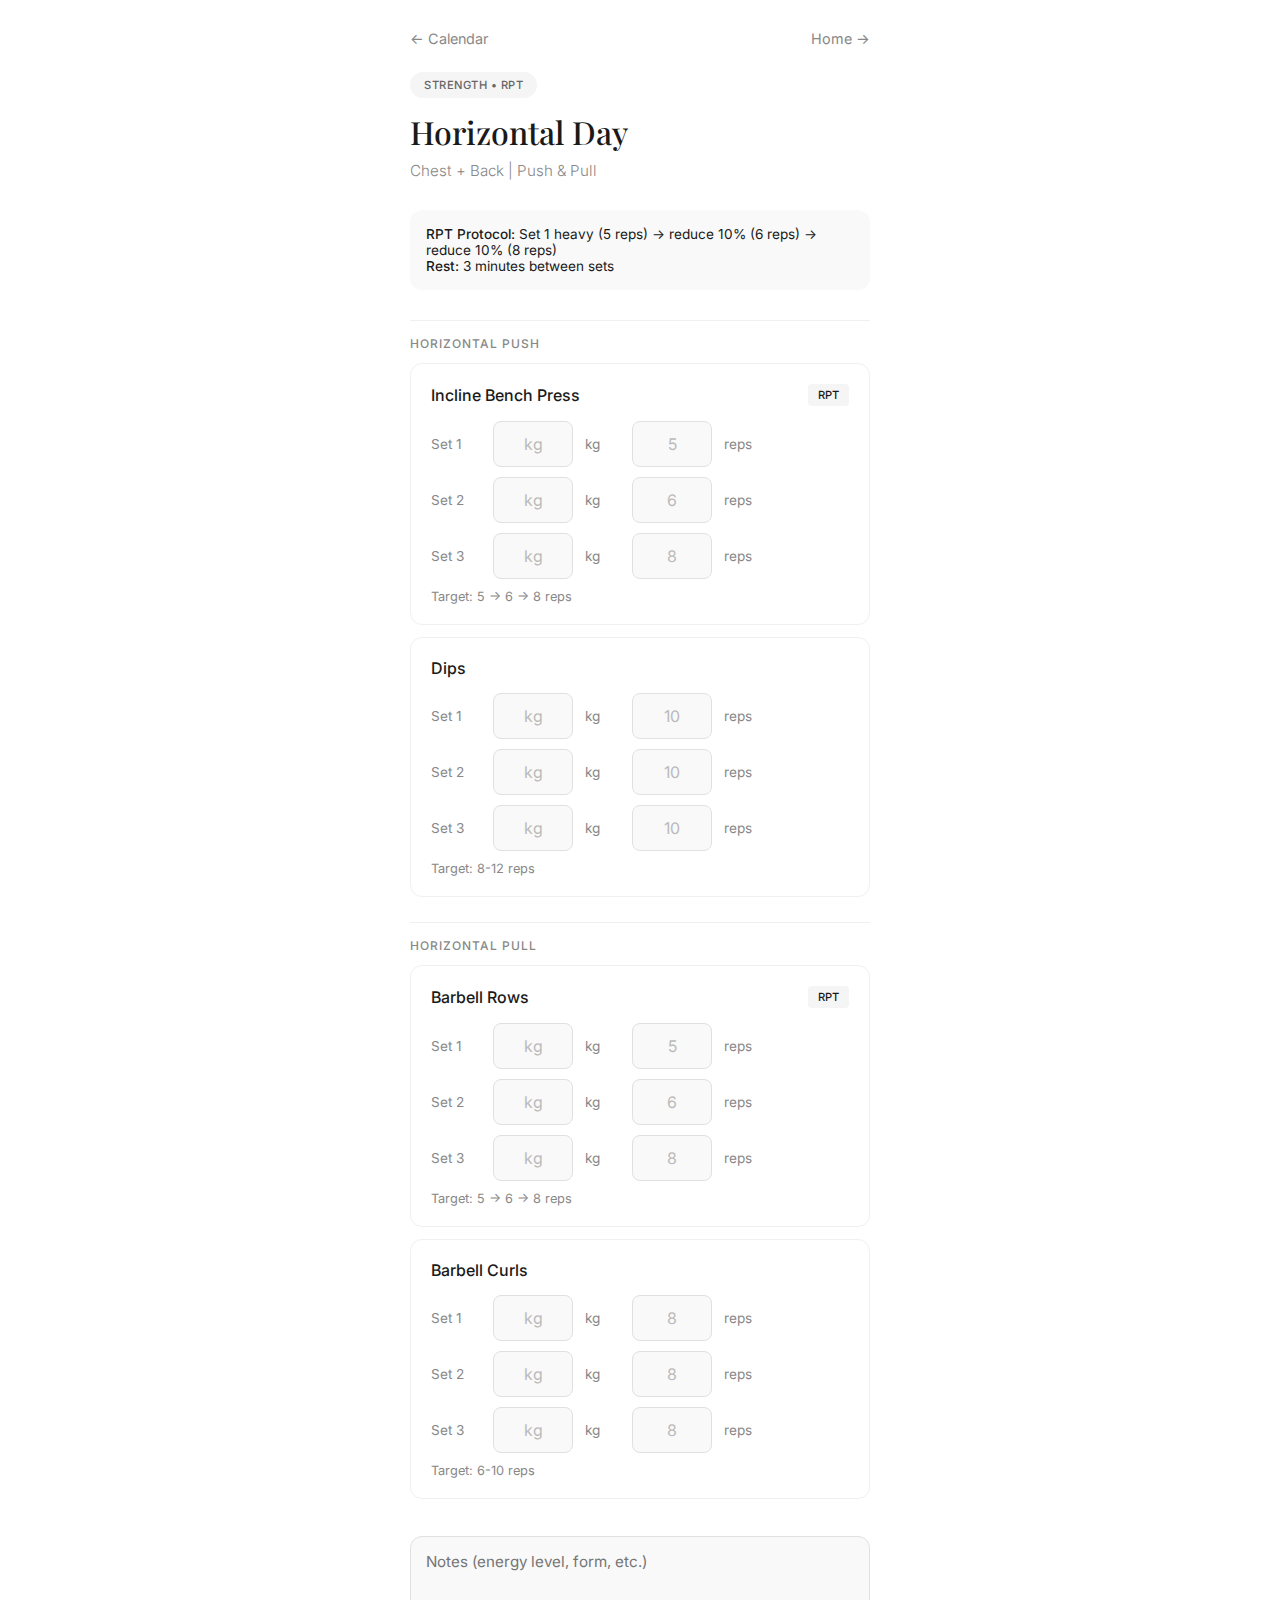
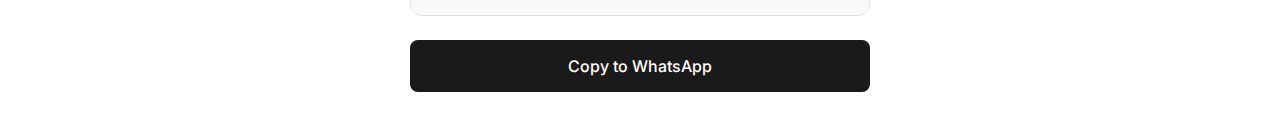
<file: fitness/horizontal.html>
<!DOCTYPE html>
<html lang="en">
<head>
    <meta charset="UTF-8">
    <meta name="viewport" content="width=device-width, initial-scale=1.0">
    <title>Horizontal Day - RPT</title>
    <link href="https://fonts.googleapis.com/css2?family=Playfair+Display:wght@400;500;600&family=Inter:wght@300;400;500;600&display=swap" rel="stylesheet">
    <style>
        * { box-sizing: border-box; margin: 0; padding: 0; }
        body { font-family: 'Inter', -apple-system, sans-serif; background: #fff; color: #1a1a1a; padding: 30px 20px; max-width: 500px; margin: 0 auto; }
        .back-link { color: #888; text-decoration: none; font-size: 0.9em; display: inline-flex; align-items: center; gap: 8px; margin-bottom: 25px; }
        .back-link:hover { color: #1a1a1a; }
        .tag { display: inline-block; background: #f5f5f5; color: #666; padding: 6px 14px; border-radius: 20px; font-size: 0.7em; font-weight: 500; letter-spacing: 0.5px; text-transform: uppercase; margin-bottom: 12px; }
        h1 { font-family: 'Playfair Display', Georgia, serif; font-size: 2em; font-weight: 500; margin-bottom: 8px; }
        .subtitle { color: #888; margin-bottom: 30px; font-size: 0.95em; font-weight: 300; }
        .protocol { background: #f9f9f9; padding: 16px; border-radius: 12px; margin-bottom: 30px; font-size: 0.85em; }
        .protocol strong { font-weight: 500; }
        .section-label { font-size: 0.75em; font-weight: 500; color: #888; text-transform: uppercase; letter-spacing: 1px; margin: 25px 0 12px; padding-top: 15px; border-top: 1px solid #f0f0f0; }
        .section-label:first-of-type { border-top: none; padding-top: 0; margin-top: 0; }
        .exercise { background: #fff; border: 1px solid #f0f0f0; border-radius: 12px; padding: 20px; margin-bottom: 12px; }
        .exercise-header { display: flex; justify-content: space-between; align-items: center; margin-bottom: 15px; }
        .exercise-name { font-weight: 500; font-size: 1em; }
        .exercise-tag { background: #f5f5f5; padding: 4px 10px; border-radius: 4px; font-size: 0.7em; font-weight: 500; text-transform: uppercase; }
        .set-row { display: flex; gap: 12px; margin-bottom: 10px; align-items: center; }
        .set-label { width: 50px; font-size: 0.85em; color: #888; }
        input { background: #f9f9f9; border: 1px solid #e0e0e0; border-radius: 8px; padding: 12px; color: #1a1a1a; width: 80px; text-align: center; font-size: 1em; font-family: inherit; }
        input:focus { outline: none; border-color: #1a1a1a; background: #fff; }
        input::placeholder { color: #bbb; }
        .unit { color: #888; font-size: 0.85em; width: 35px; }
        .target { color: #888; font-size: 0.8em; margin-top: 10px; }
        .notes { background: #f9f9f9; border: 1px solid #e0e0e0; border-radius: 12px; padding: 15px; color: #1a1a1a; width: 100%; min-height: 80px; margin-top: 25px; font-family: inherit; font-size: 0.95em; resize: none; }
        .notes:focus { outline: none; border-color: #1a1a1a; background: #fff; }
        .btn { background: #1a1a1a; color: #fff; border: none; padding: 16px 30px; border-radius: 8px; font-size: 1em; font-weight: 500; cursor: pointer; width: 100%; margin-top: 20px; font-family: inherit; transition: all 0.2s; }
        .btn:hover { background: #333; }
        .copy-area { background: #f9f9f9; padding: 20px; border-radius: 12px; margin-top: 15px; font-family: monospace; font-size: 0.85em; white-space: pre-wrap; display: none; border: 1px solid #e0e0e0; }
    </style>
</head>
<body>
    <div style="display: flex; justify-content: space-between; align-items: center; margin-bottom: 25px;">
        <a href="index.html" class="back-link" style="margin-bottom: 0;">← Calendar</a>
        <a href="../index.html" class="back-link" style="margin-bottom: 0;">Home →</a>
    </div>

    <span class="tag">Strength • RPT</span>
    <h1>Horizontal Day</h1>
    <p class="subtitle">Chest + Back | Push & Pull</p>

    <div class="protocol">
        <strong>RPT Protocol:</strong> Set 1 heavy (5 reps) → reduce 10% (6 reps) → reduce 10% (8 reps)<br>
        <strong>Rest:</strong> 3 minutes between sets
    </div>

    <div class="section-label">Horizontal Push</div>

    <div class="exercise">
        <div class="exercise-header">
            <span class="exercise-name">Incline Bench Press</span>
            <span class="exercise-tag">RPT</span>
        </div>
        <div class="set-row">
            <span class="set-label">Set 1</span>
            <input type="text" id="bench1w" placeholder="kg"> <span class="unit">kg</span>
            <input type="text" id="bench1r" placeholder="5"> <span class="unit">reps</span>
        </div>
        <div class="set-row">
            <span class="set-label">Set 2</span>
            <input type="text" id="bench2w" placeholder="kg"> <span class="unit">kg</span>
            <input type="text" id="bench2r" placeholder="6"> <span class="unit">reps</span>
        </div>
        <div class="set-row">
            <span class="set-label">Set 3</span>
            <input type="text" id="bench3w" placeholder="kg"> <span class="unit">kg</span>
            <input type="text" id="bench3r" placeholder="8"> <span class="unit">reps</span>
        </div>
        <div class="target">Target: 5 → 6 → 8 reps</div>
    </div>

    <div class="exercise">
        <div class="exercise-header">
            <span class="exercise-name">Dips</span>
        </div>
        <div class="set-row">
            <span class="set-label">Set 1</span>
            <input type="text" id="dip1w" placeholder="kg"> <span class="unit">kg</span>
            <input type="text" id="dip1r" placeholder="10"> <span class="unit">reps</span>
        </div>
        <div class="set-row">
            <span class="set-label">Set 2</span>
            <input type="text" id="dip2w" placeholder="kg"> <span class="unit">kg</span>
            <input type="text" id="dip2r" placeholder="10"> <span class="unit">reps</span>
        </div>
        <div class="set-row">
            <span class="set-label">Set 3</span>
            <input type="text" id="dip3w" placeholder="kg"> <span class="unit">kg</span>
            <input type="text" id="dip3r" placeholder="10"> <span class="unit">reps</span>
        </div>
        <div class="target">Target: 8-12 reps</div>
    </div>

    <div class="section-label">Horizontal Pull</div>

    <div class="exercise">
        <div class="exercise-header">
            <span class="exercise-name">Barbell Rows</span>
            <span class="exercise-tag">RPT</span>
        </div>
        <div class="set-row">
            <span class="set-label">Set 1</span>
            <input type="text" id="row1w" placeholder="kg"> <span class="unit">kg</span>
            <input type="text" id="row1r" placeholder="5"> <span class="unit">reps</span>
        </div>
        <div class="set-row">
            <span class="set-label">Set 2</span>
            <input type="text" id="row2w" placeholder="kg"> <span class="unit">kg</span>
            <input type="text" id="row2r" placeholder="6"> <span class="unit">reps</span>
        </div>
        <div class="set-row">
            <span class="set-label">Set 3</span>
            <input type="text" id="row3w" placeholder="kg"> <span class="unit">kg</span>
            <input type="text" id="row3r" placeholder="8"> <span class="unit">reps</span>
        </div>
        <div class="target">Target: 5 → 6 → 8 reps</div>
    </div>

    <div class="exercise">
        <div class="exercise-header">
            <span class="exercise-name">Barbell Curls</span>
        </div>
        <div class="set-row">
            <span class="set-label">Set 1</span>
            <input type="text" id="curl1w" placeholder="kg"> <span class="unit">kg</span>
            <input type="text" id="curl1r" placeholder="8"> <span class="unit">reps</span>
        </div>
        <div class="set-row">
            <span class="set-label">Set 2</span>
            <input type="text" id="curl2w" placeholder="kg"> <span class="unit">kg</span>
            <input type="text" id="curl2r" placeholder="8"> <span class="unit">reps</span>
        </div>
        <div class="set-row">
            <span class="set-label">Set 3</span>
            <input type="text" id="curl3w" placeholder="kg"> <span class="unit">kg</span>
            <input type="text" id="curl3r" placeholder="8"> <span class="unit">reps</span>
        </div>
        <div class="target">Target: 6-10 reps</div>
    </div>

    <textarea class="notes" id="notes" placeholder="Notes (energy level, form, etc.)"></textarea>

    <button class="btn" onclick="generateLog()">Copy to WhatsApp</button>

    <div class="copy-area" id="output"></div>

    <script>
        function generateLog() {
            const today = new Date().toLocaleDateString('en-GB', { weekday: 'short', day: 'numeric', month: 'short', year: 'numeric' });
            const getValue = (id) => document.getElementById(id).value || '-';

            let log = `HORIZONTAL DAY - ${today}

[PUSH] INCLINE BENCH PRESS (RPT)
Set 1: ${getValue('bench1w')}kg × ${getValue('bench1r')}
Set 2: ${getValue('bench2w')}kg × ${getValue('bench2r')}
Set 3: ${getValue('bench3w')}kg × ${getValue('bench3r')}

[PUSH] DIPS
Set 1: ${getValue('dip1w')}kg × ${getValue('dip1r')}
Set 2: ${getValue('dip2w')}kg × ${getValue('dip2r')}
Set 3: ${getValue('dip3w')}kg × ${getValue('dip3r')}

[PULL] BARBELL ROWS (RPT)
Set 1: ${getValue('row1w')}kg × ${getValue('row1r')}
Set 2: ${getValue('row2w')}kg × ${getValue('row2r')}
Set 3: ${getValue('row3w')}kg × ${getValue('row3r')}

[PULL] BARBELL CURLS
Set 1: ${getValue('curl1w')}kg × ${getValue('curl1r')}
Set 2: ${getValue('curl2w')}kg × ${getValue('curl2r')}
Set 3: ${getValue('curl3w')}kg × ${getValue('curl3r')}

NOTES: ${document.getElementById('notes').value || 'None'}`;

            const output = document.getElementById('output');
            output.textContent = log;
            output.style.display = 'block';

            navigator.clipboard.writeText(log).then(() => {
                document.querySelector('.btn').textContent = 'Copied!';
                setTimeout(() => document.querySelector('.btn').textContent = 'Copy to WhatsApp', 2000);
            });
        }
    </script>
</body>
</html>
</file>
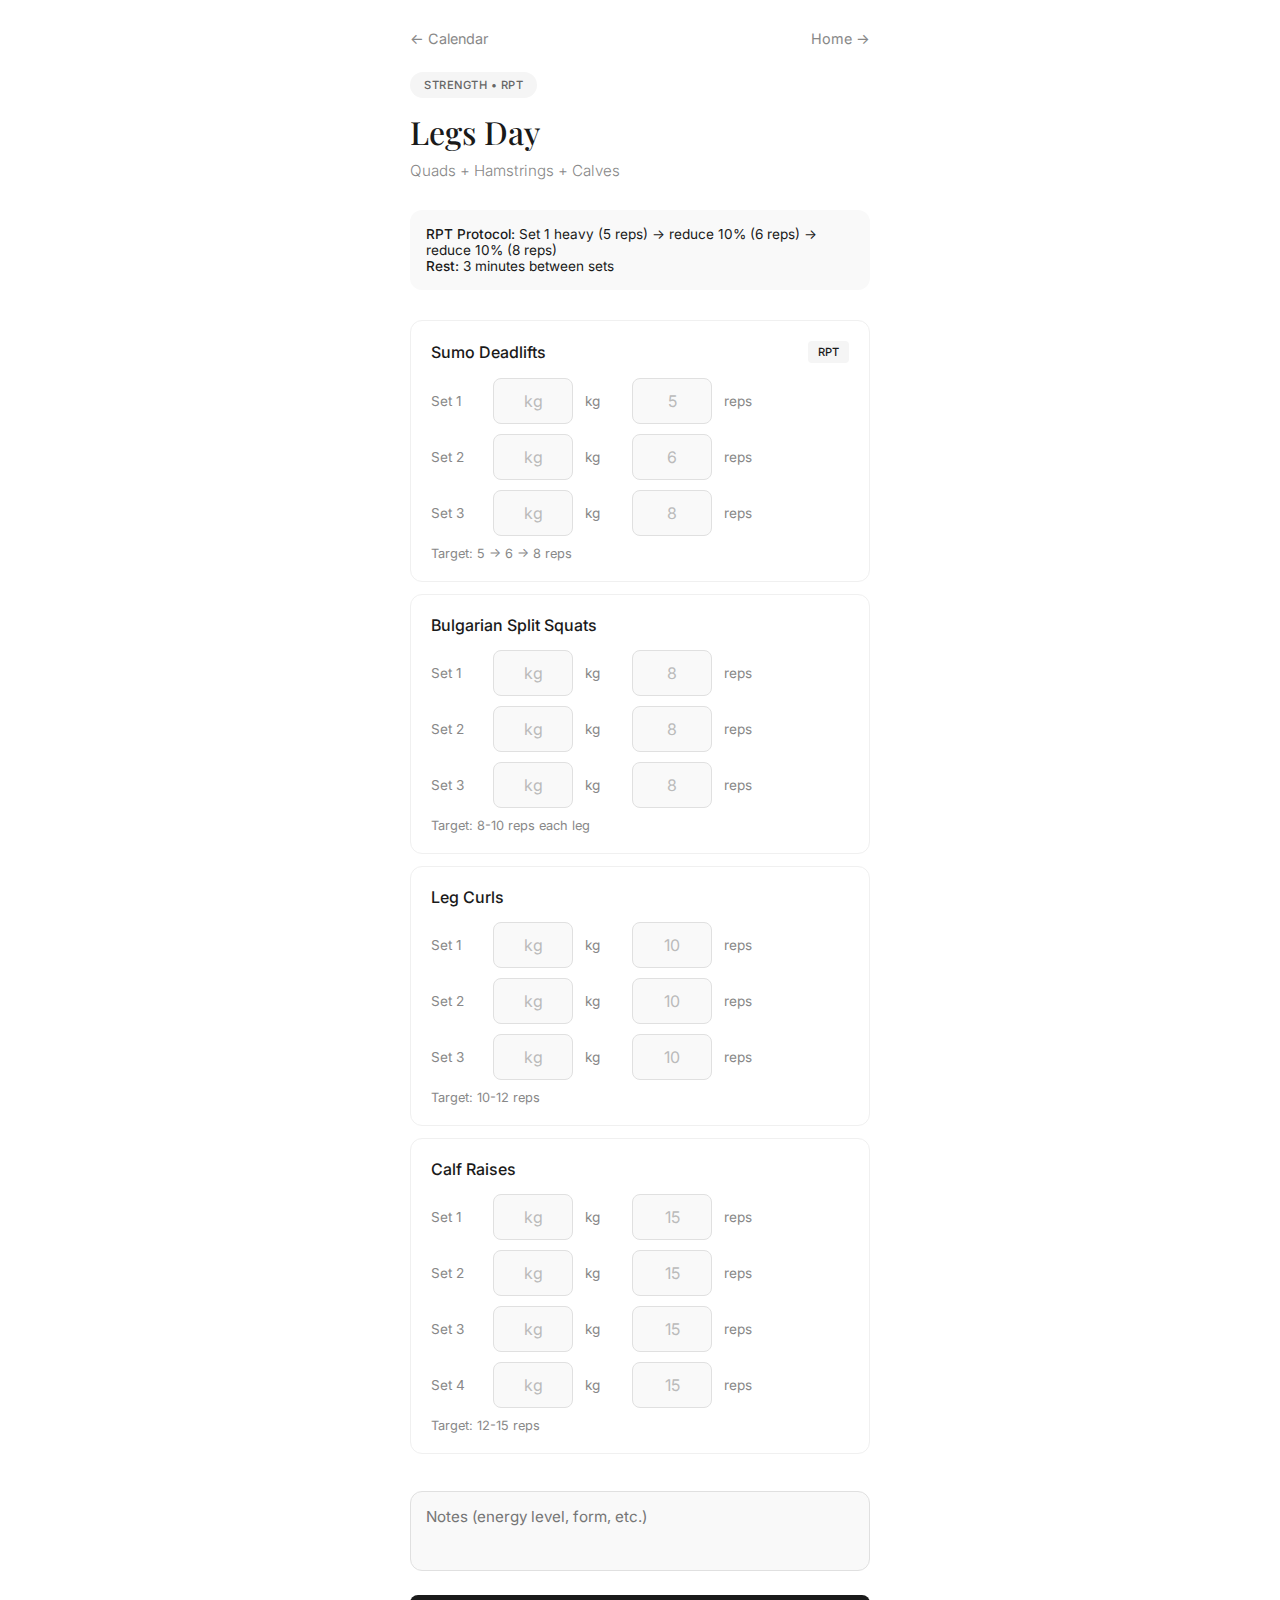
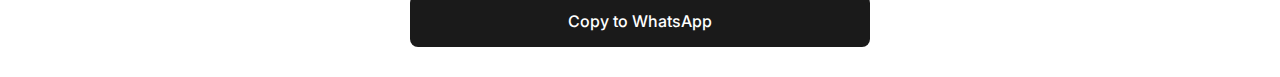
<file: fitness/legs.html>
<!DOCTYPE html>
<html lang="en">
<head>
    <meta charset="UTF-8">
    <meta name="viewport" content="width=device-width, initial-scale=1.0">
    <title>Legs Day - RPT</title>
    <link href="https://fonts.googleapis.com/css2?family=Playfair+Display:wght@400;500;600&family=Inter:wght@300;400;500;600&display=swap" rel="stylesheet">
    <style>
        * { box-sizing: border-box; margin: 0; padding: 0; }
        body { font-family: 'Inter', -apple-system, sans-serif; background: #fff; color: #1a1a1a; padding: 30px 20px; max-width: 500px; margin: 0 auto; }
        .back-link { color: #888; text-decoration: none; font-size: 0.9em; display: inline-flex; align-items: center; gap: 8px; margin-bottom: 25px; }
        .back-link:hover { color: #1a1a1a; }
        .tag { display: inline-block; background: #f5f5f5; color: #666; padding: 6px 14px; border-radius: 20px; font-size: 0.7em; font-weight: 500; letter-spacing: 0.5px; text-transform: uppercase; margin-bottom: 12px; }
        h1 { font-family: 'Playfair Display', Georgia, serif; font-size: 2em; font-weight: 500; margin-bottom: 8px; }
        .subtitle { color: #888; margin-bottom: 30px; font-size: 0.95em; font-weight: 300; }
        .protocol { background: #f9f9f9; padding: 16px; border-radius: 12px; margin-bottom: 30px; font-size: 0.85em; }
        .protocol strong { font-weight: 500; }
        .exercise { background: #fff; border: 1px solid #f0f0f0; border-radius: 12px; padding: 20px; margin-bottom: 12px; }
        .exercise-header { display: flex; justify-content: space-between; align-items: center; margin-bottom: 15px; }
        .exercise-name { font-weight: 500; font-size: 1em; }
        .exercise-tag { background: #f5f5f5; padding: 4px 10px; border-radius: 4px; font-size: 0.7em; font-weight: 500; text-transform: uppercase; }
        .set-row { display: flex; gap: 12px; margin-bottom: 10px; align-items: center; }
        .set-label { width: 50px; font-size: 0.85em; color: #888; }
        input { background: #f9f9f9; border: 1px solid #e0e0e0; border-radius: 8px; padding: 12px; color: #1a1a1a; width: 80px; text-align: center; font-size: 1em; font-family: inherit; }
        input:focus { outline: none; border-color: #1a1a1a; background: #fff; }
        input::placeholder { color: #bbb; }
        .unit { color: #888; font-size: 0.85em; width: 35px; }
        .target { color: #888; font-size: 0.8em; margin-top: 10px; }
        .notes { background: #f9f9f9; border: 1px solid #e0e0e0; border-radius: 12px; padding: 15px; color: #1a1a1a; width: 100%; min-height: 80px; margin-top: 25px; font-family: inherit; font-size: 0.95em; resize: none; }
        .notes:focus { outline: none; border-color: #1a1a1a; background: #fff; }
        .btn { background: #1a1a1a; color: #fff; border: none; padding: 16px 30px; border-radius: 8px; font-size: 1em; font-weight: 500; cursor: pointer; width: 100%; margin-top: 20px; font-family: inherit; transition: all 0.2s; }
        .btn:hover { background: #333; }
        .copy-area { background: #f9f9f9; padding: 20px; border-radius: 12px; margin-top: 15px; font-family: monospace; font-size: 0.85em; white-space: pre-wrap; display: none; border: 1px solid #e0e0e0; }
    </style>
</head>
<body>
    <div style="display: flex; justify-content: space-between; align-items: center; margin-bottom: 25px;">
        <a href="index.html" class="back-link" style="margin-bottom: 0;">← Calendar</a>
        <a href="../index.html" class="back-link" style="margin-bottom: 0;">Home →</a>
    </div>

    <span class="tag">Strength • RPT</span>
    <h1>Legs Day</h1>
    <p class="subtitle">Quads + Hamstrings + Calves</p>

    <div class="protocol">
        <strong>RPT Protocol:</strong> Set 1 heavy (5 reps) → reduce 10% (6 reps) → reduce 10% (8 reps)<br>
        <strong>Rest:</strong> 3 minutes between sets
    </div>

    <div class="exercise">
        <div class="exercise-header">
            <span class="exercise-name">Sumo Deadlifts</span>
            <span class="exercise-tag">RPT</span>
        </div>
        <div class="set-row">
            <span class="set-label">Set 1</span>
            <input type="text" id="dead1w" placeholder="kg"> <span class="unit">kg</span>
            <input type="text" id="dead1r" placeholder="5"> <span class="unit">reps</span>
        </div>
        <div class="set-row">
            <span class="set-label">Set 2</span>
            <input type="text" id="dead2w" placeholder="kg"> <span class="unit">kg</span>
            <input type="text" id="dead2r" placeholder="6"> <span class="unit">reps</span>
        </div>
        <div class="set-row">
            <span class="set-label">Set 3</span>
            <input type="text" id="dead3w" placeholder="kg"> <span class="unit">kg</span>
            <input type="text" id="dead3r" placeholder="8"> <span class="unit">reps</span>
        </div>
        <div class="target">Target: 5 → 6 → 8 reps</div>
    </div>

    <div class="exercise">
        <div class="exercise-header">
            <span class="exercise-name">Bulgarian Split Squats</span>
        </div>
        <div class="set-row">
            <span class="set-label">Set 1</span>
            <input type="text" id="split1w" placeholder="kg"> <span class="unit">kg</span>
            <input type="text" id="split1r" placeholder="8"> <span class="unit">reps</span>
        </div>
        <div class="set-row">
            <span class="set-label">Set 2</span>
            <input type="text" id="split2w" placeholder="kg"> <span class="unit">kg</span>
            <input type="text" id="split2r" placeholder="8"> <span class="unit">reps</span>
        </div>
        <div class="set-row">
            <span class="set-label">Set 3</span>
            <input type="text" id="split3w" placeholder="kg"> <span class="unit">kg</span>
            <input type="text" id="split3r" placeholder="8"> <span class="unit">reps</span>
        </div>
        <div class="target">Target: 8-10 reps each leg</div>
    </div>

    <div class="exercise">
        <div class="exercise-header">
            <span class="exercise-name">Leg Curls</span>
        </div>
        <div class="set-row">
            <span class="set-label">Set 1</span>
            <input type="text" id="curl1w" placeholder="kg"> <span class="unit">kg</span>
            <input type="text" id="curl1r" placeholder="10"> <span class="unit">reps</span>
        </div>
        <div class="set-row">
            <span class="set-label">Set 2</span>
            <input type="text" id="curl2w" placeholder="kg"> <span class="unit">kg</span>
            <input type="text" id="curl2r" placeholder="10"> <span class="unit">reps</span>
        </div>
        <div class="set-row">
            <span class="set-label">Set 3</span>
            <input type="text" id="curl3w" placeholder="kg"> <span class="unit">kg</span>
            <input type="text" id="curl3r" placeholder="10"> <span class="unit">reps</span>
        </div>
        <div class="target">Target: 10-12 reps</div>
    </div>

    <div class="exercise">
        <div class="exercise-header">
            <span class="exercise-name">Calf Raises</span>
        </div>
        <div class="set-row">
            <span class="set-label">Set 1</span>
            <input type="text" id="calf1w" placeholder="kg"> <span class="unit">kg</span>
            <input type="text" id="calf1r" placeholder="15"> <span class="unit">reps</span>
        </div>
        <div class="set-row">
            <span class="set-label">Set 2</span>
            <input type="text" id="calf2w" placeholder="kg"> <span class="unit">kg</span>
            <input type="text" id="calf2r" placeholder="15"> <span class="unit">reps</span>
        </div>
        <div class="set-row">
            <span class="set-label">Set 3</span>
            <input type="text" id="calf3w" placeholder="kg"> <span class="unit">kg</span>
            <input type="text" id="calf3r" placeholder="15"> <span class="unit">reps</span>
        </div>
        <div class="set-row">
            <span class="set-label">Set 4</span>
            <input type="text" id="calf4w" placeholder="kg"> <span class="unit">kg</span>
            <input type="text" id="calf4r" placeholder="15"> <span class="unit">reps</span>
        </div>
        <div class="target">Target: 12-15 reps</div>
    </div>

    <textarea class="notes" id="notes" placeholder="Notes (energy level, form, etc.)"></textarea>

    <button class="btn" onclick="generateLog()">Copy to WhatsApp</button>

    <div class="copy-area" id="output"></div>

    <script>
        function generateLog() {
            const today = new Date().toLocaleDateString('en-GB', { weekday: 'short', day: 'numeric', month: 'short', year: 'numeric' });
            const getValue = (id) => document.getElementById(id).value || '-';

            let log = `LEGS DAY - ${today}

SUMO DEADLIFTS (RPT)
Set 1: ${getValue('dead1w')}kg × ${getValue('dead1r')}
Set 2: ${getValue('dead2w')}kg × ${getValue('dead2r')}
Set 3: ${getValue('dead3w')}kg × ${getValue('dead3r')}

BULGARIAN SPLIT SQUATS
Set 1: ${getValue('split1w')}kg × ${getValue('split1r')}
Set 2: ${getValue('split2w')}kg × ${getValue('split2r')}
Set 3: ${getValue('split3w')}kg × ${getValue('split3r')}

LEG CURLS
Set 1: ${getValue('curl1w')}kg × ${getValue('curl1r')}
Set 2: ${getValue('curl2w')}kg × ${getValue('curl2r')}
Set 3: ${getValue('curl3w')}kg × ${getValue('curl3r')}

CALF RAISES
Set 1: ${getValue('calf1w')}kg × ${getValue('calf1r')}
Set 2: ${getValue('calf2w')}kg × ${getValue('calf2r')}
Set 3: ${getValue('calf3w')}kg × ${getValue('calf3r')}
Set 4: ${getValue('calf4w')}kg × ${getValue('calf4r')}

NOTES: ${document.getElementById('notes').value || 'None'}`;

            const output = document.getElementById('output');
            output.textContent = log;
            output.style.display = 'block';

            navigator.clipboard.writeText(log).then(() => {
                document.querySelector('.btn').textContent = 'Copied!';
                setTimeout(() => document.querySelector('.btn').textContent = 'Copy to WhatsApp', 2000);
            });
        }
    </script>
</body>
</html>
</file>
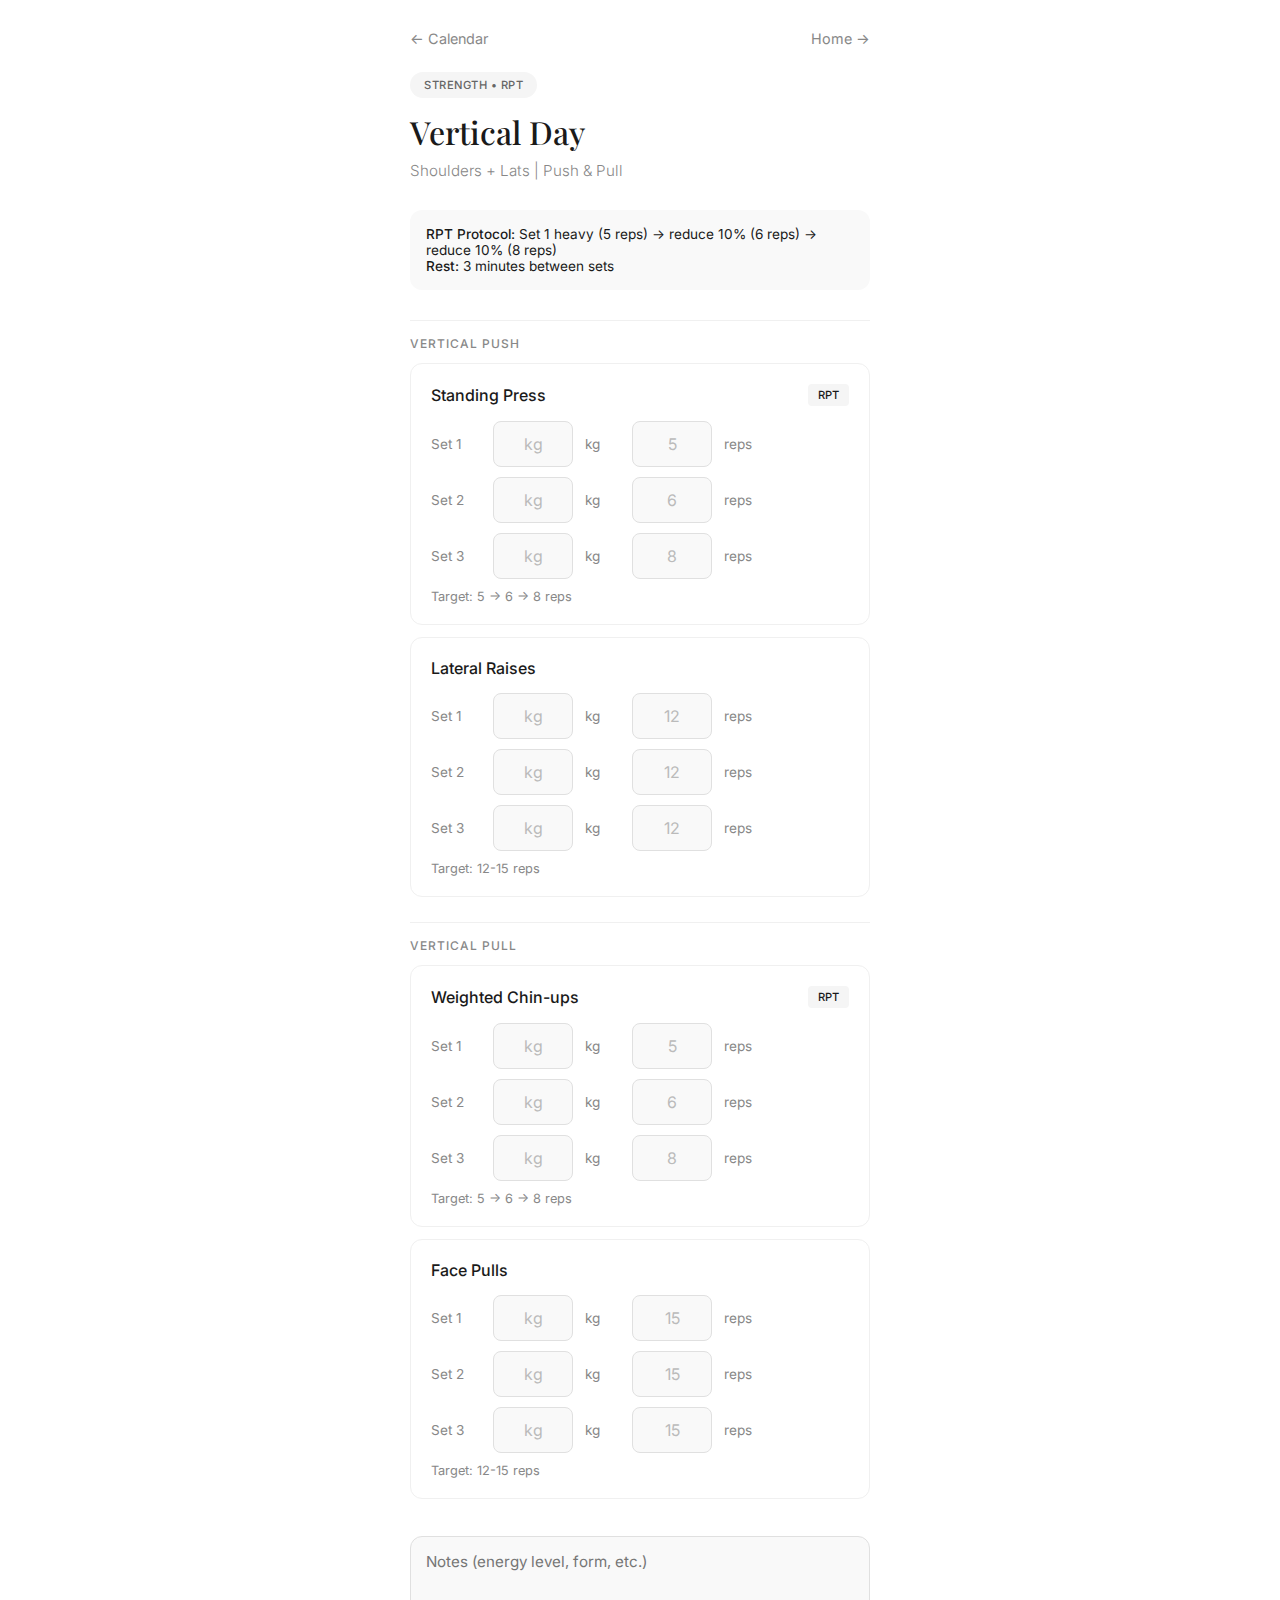
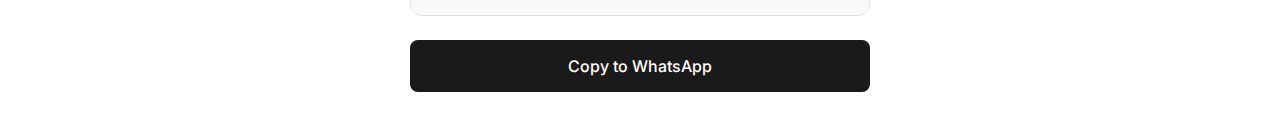
<file: fitness/vertical.html>
<!DOCTYPE html>
<html lang="en">
<head>
    <meta charset="UTF-8">
    <meta name="viewport" content="width=device-width, initial-scale=1.0">
    <title>Vertical Day - RPT</title>
    <link href="https://fonts.googleapis.com/css2?family=Playfair+Display:wght@400;500;600&family=Inter:wght@300;400;500;600&display=swap" rel="stylesheet">
    <style>
        * { box-sizing: border-box; margin: 0; padding: 0; }
        body { font-family: 'Inter', -apple-system, sans-serif; background: #fff; color: #1a1a1a; padding: 30px 20px; max-width: 500px; margin: 0 auto; }
        .back-link { color: #888; text-decoration: none; font-size: 0.9em; display: inline-flex; align-items: center; gap: 8px; margin-bottom: 25px; }
        .back-link:hover { color: #1a1a1a; }
        .tag { display: inline-block; background: #f5f5f5; color: #666; padding: 6px 14px; border-radius: 20px; font-size: 0.7em; font-weight: 500; letter-spacing: 0.5px; text-transform: uppercase; margin-bottom: 12px; }
        h1 { font-family: 'Playfair Display', Georgia, serif; font-size: 2em; font-weight: 500; margin-bottom: 8px; }
        .subtitle { color: #888; margin-bottom: 30px; font-size: 0.95em; font-weight: 300; }
        .protocol { background: #f9f9f9; padding: 16px; border-radius: 12px; margin-bottom: 30px; font-size: 0.85em; }
        .protocol strong { font-weight: 500; }
        .section-label { font-size: 0.75em; font-weight: 500; color: #888; text-transform: uppercase; letter-spacing: 1px; margin: 25px 0 12px; padding-top: 15px; border-top: 1px solid #f0f0f0; }
        .section-label:first-of-type { border-top: none; padding-top: 0; margin-top: 0; }
        .exercise { background: #fff; border: 1px solid #f0f0f0; border-radius: 12px; padding: 20px; margin-bottom: 12px; }
        .exercise-header { display: flex; justify-content: space-between; align-items: center; margin-bottom: 15px; }
        .exercise-name { font-weight: 500; font-size: 1em; }
        .exercise-tag { background: #f5f5f5; padding: 4px 10px; border-radius: 4px; font-size: 0.7em; font-weight: 500; text-transform: uppercase; }
        .set-row { display: flex; gap: 12px; margin-bottom: 10px; align-items: center; }
        .set-label { width: 50px; font-size: 0.85em; color: #888; }
        input { background: #f9f9f9; border: 1px solid #e0e0e0; border-radius: 8px; padding: 12px; color: #1a1a1a; width: 80px; text-align: center; font-size: 1em; font-family: inherit; }
        input:focus { outline: none; border-color: #1a1a1a; background: #fff; }
        input::placeholder { color: #bbb; }
        .unit { color: #888; font-size: 0.85em; width: 35px; }
        .target { color: #888; font-size: 0.8em; margin-top: 10px; }
        .notes { background: #f9f9f9; border: 1px solid #e0e0e0; border-radius: 12px; padding: 15px; color: #1a1a1a; width: 100%; min-height: 80px; margin-top: 25px; font-family: inherit; font-size: 0.95em; resize: none; }
        .notes:focus { outline: none; border-color: #1a1a1a; background: #fff; }
        .btn { background: #1a1a1a; color: #fff; border: none; padding: 16px 30px; border-radius: 8px; font-size: 1em; font-weight: 500; cursor: pointer; width: 100%; margin-top: 20px; font-family: inherit; transition: all 0.2s; }
        .btn:hover { background: #333; }
        .copy-area { background: #f9f9f9; padding: 20px; border-radius: 12px; margin-top: 15px; font-family: monospace; font-size: 0.85em; white-space: pre-wrap; display: none; border: 1px solid #e0e0e0; }
    </style>
</head>
<body>
    <div style="display: flex; justify-content: space-between; align-items: center; margin-bottom: 25px;">
        <a href="index.html" class="back-link" style="margin-bottom: 0;">← Calendar</a>
        <a href="../index.html" class="back-link" style="margin-bottom: 0;">Home →</a>
    </div>

    <span class="tag">Strength • RPT</span>
    <h1>Vertical Day</h1>
    <p class="subtitle">Shoulders + Lats | Push & Pull</p>

    <div class="protocol">
        <strong>RPT Protocol:</strong> Set 1 heavy (5 reps) → reduce 10% (6 reps) → reduce 10% (8 reps)<br>
        <strong>Rest:</strong> 3 minutes between sets
    </div>

    <div class="section-label">Vertical Push</div>

    <div class="exercise">
        <div class="exercise-header">
            <span class="exercise-name">Standing Press</span>
            <span class="exercise-tag">RPT</span>
        </div>
        <div class="set-row">
            <span class="set-label">Set 1</span>
            <input type="text" id="press1w" placeholder="kg"> <span class="unit">kg</span>
            <input type="text" id="press1r" placeholder="5"> <span class="unit">reps</span>
        </div>
        <div class="set-row">
            <span class="set-label">Set 2</span>
            <input type="text" id="press2w" placeholder="kg"> <span class="unit">kg</span>
            <input type="text" id="press2r" placeholder="6"> <span class="unit">reps</span>
        </div>
        <div class="set-row">
            <span class="set-label">Set 3</span>
            <input type="text" id="press3w" placeholder="kg"> <span class="unit">kg</span>
            <input type="text" id="press3r" placeholder="8"> <span class="unit">reps</span>
        </div>
        <div class="target">Target: 5 → 6 → 8 reps</div>
    </div>

    <div class="exercise">
        <div class="exercise-header">
            <span class="exercise-name">Lateral Raises</span>
        </div>
        <div class="set-row">
            <span class="set-label">Set 1</span>
            <input type="text" id="lat1w" placeholder="kg"> <span class="unit">kg</span>
            <input type="text" id="lat1r" placeholder="12"> <span class="unit">reps</span>
        </div>
        <div class="set-row">
            <span class="set-label">Set 2</span>
            <input type="text" id="lat2w" placeholder="kg"> <span class="unit">kg</span>
            <input type="text" id="lat2r" placeholder="12"> <span class="unit">reps</span>
        </div>
        <div class="set-row">
            <span class="set-label">Set 3</span>
            <input type="text" id="lat3w" placeholder="kg"> <span class="unit">kg</span>
            <input type="text" id="lat3r" placeholder="12"> <span class="unit">reps</span>
        </div>
        <div class="target">Target: 12-15 reps</div>
    </div>

    <div class="section-label">Vertical Pull</div>

    <div class="exercise">
        <div class="exercise-header">
            <span class="exercise-name">Weighted Chin-ups</span>
            <span class="exercise-tag">RPT</span>
        </div>
        <div class="set-row">
            <span class="set-label">Set 1</span>
            <input type="text" id="chin1w" placeholder="kg"> <span class="unit">kg</span>
            <input type="text" id="chin1r" placeholder="5"> <span class="unit">reps</span>
        </div>
        <div class="set-row">
            <span class="set-label">Set 2</span>
            <input type="text" id="chin2w" placeholder="kg"> <span class="unit">kg</span>
            <input type="text" id="chin2r" placeholder="6"> <span class="unit">reps</span>
        </div>
        <div class="set-row">
            <span class="set-label">Set 3</span>
            <input type="text" id="chin3w" placeholder="kg"> <span class="unit">kg</span>
            <input type="text" id="chin3r" placeholder="8"> <span class="unit">reps</span>
        </div>
        <div class="target">Target: 5 → 6 → 8 reps</div>
    </div>

    <div class="exercise">
        <div class="exercise-header">
            <span class="exercise-name">Face Pulls</span>
        </div>
        <div class="set-row">
            <span class="set-label">Set 1</span>
            <input type="text" id="face1w" placeholder="kg"> <span class="unit">kg</span>
            <input type="text" id="face1r" placeholder="15"> <span class="unit">reps</span>
        </div>
        <div class="set-row">
            <span class="set-label">Set 2</span>
            <input type="text" id="face2w" placeholder="kg"> <span class="unit">kg</span>
            <input type="text" id="face2r" placeholder="15"> <span class="unit">reps</span>
        </div>
        <div class="set-row">
            <span class="set-label">Set 3</span>
            <input type="text" id="face3w" placeholder="kg"> <span class="unit">kg</span>
            <input type="text" id="face3r" placeholder="15"> <span class="unit">reps</span>
        </div>
        <div class="target">Target: 12-15 reps</div>
    </div>

    <textarea class="notes" id="notes" placeholder="Notes (energy level, form, etc.)"></textarea>

    <button class="btn" onclick="generateLog()">Copy to WhatsApp</button>

    <div class="copy-area" id="output"></div>

    <script>
        function generateLog() {
            const today = new Date().toLocaleDateString('en-GB', { weekday: 'short', day: 'numeric', month: 'short', year: 'numeric' });
            const getValue = (id) => document.getElementById(id).value || '-';

            let log = `VERTICAL DAY - ${today}

[PUSH] STANDING PRESS (RPT)
Set 1: ${getValue('press1w')}kg × ${getValue('press1r')}
Set 2: ${getValue('press2w')}kg × ${getValue('press2r')}
Set 3: ${getValue('press3w')}kg × ${getValue('press3r')}

[PUSH] LATERAL RAISES
Set 1: ${getValue('lat1w')}kg × ${getValue('lat1r')}
Set 2: ${getValue('lat2w')}kg × ${getValue('lat2r')}
Set 3: ${getValue('lat3w')}kg × ${getValue('lat3r')}

[PULL] WEIGHTED CHIN-UPS (RPT)
Set 1: ${getValue('chin1w')}kg × ${getValue('chin1r')}
Set 2: ${getValue('chin2w')}kg × ${getValue('chin2r')}
Set 3: ${getValue('chin3w')}kg × ${getValue('chin3r')}

[PULL] FACE PULLS
Set 1: ${getValue('face1w')}kg × ${getValue('face1r')}
Set 2: ${getValue('face2w')}kg × ${getValue('face2r')}
Set 3: ${getValue('face3w')}kg × ${getValue('face3r')}

NOTES: ${document.getElementById('notes').value || 'None'}`;

            const output = document.getElementById('output');
            output.textContent = log;
            output.style.display = 'block';

            navigator.clipboard.writeText(log).then(() => {
                document.querySelector('.btn').textContent = 'Copied!';
                setTimeout(() => document.querySelector('.btn').textContent = 'Copy to WhatsApp', 2000);
            });
        }
    </script>
</body>
</html>
</file>
<file: styles/app.css>
/* Daily Do App - Design System */
/* Inspired by Sinport UI Design */

/* ========================================
   CSS Variables (Design Tokens)
   ======================================== */
:root {
  /* Colors */
  --bg-dark: #0E121A;
  --bg-dark-secondary: #161B26;
  --bg-dark-card: #1E2433;
  --bg-light: #F0F0F0;
  --accent-yellow: #F7C846;
  --accent-coral: #FC574E;
  --accent-mint: #8AE98D;
  --text-white: #FFFFFF;
  --text-gray: #A0A6B3;
  --text-dark: #0E121A;

  /* Spacing */
  --spacing-xs: 4px;
  --spacing-sm: 8px;
  --spacing-md: 16px;
  --spacing-lg: 24px;
  --spacing-xl: 32px;
  --spacing-2xl: 48px;

  /* Border Radius */
  --radius-sm: 8px;
  --radius-md: 12px;
  --radius-lg: 16px;
  --radius-xl: 24px;
  --radius-full: 50%;

  /* Shadows */
  --shadow-sm: 0 2px 4px rgba(0, 0, 0, 0.2);
  --shadow-md: 0 4px 12px rgba(0, 0, 0, 0.3);
  --shadow-lg: 0 8px 24px rgba(0, 0, 0, 0.4);

  /* Transitions */
  --transition-fast: 150ms ease;
  --transition-normal: 250ms ease;
  --transition-slow: 400ms ease;
}

/* ========================================
   Base Styles
   ======================================== */
@import url('https://fonts.googleapis.com/css2?family=Barlow:wght@400;500;600;700;800&display=swap');

*, *::before, *::after {
  box-sizing: border-box;
  margin: 0;
  padding: 0;
}

html {
  font-size: 16px;
  -webkit-font-smoothing: antialiased;
  -moz-osx-font-smoothing: grayscale;
}

body {
  font-family: 'Barlow', -apple-system, BlinkMacSystemFont, 'Segoe UI', sans-serif;
  background-color: var(--bg-dark);
  color: var(--text-white);
  min-height: 100vh;
  line-height: 1.5;
}

/* Light Theme */
body.light-theme {
  background-color: #F5F5F7;
  color: var(--text-dark);
}

body.light-theme .card,
body.light-theme .stat-card,
body.light-theme .list-item,
body.light-theme .form-input {
  background-color: #FFFFFF;
  border: 1px solid rgba(0,0,0,0.08);
}

body.light-theme .bottom-nav {
  background-color: #FFFFFF;
  border-top: 1px solid rgba(0,0,0,0.1);
}

body.light-theme .nav-link {
  color: #666;
}

body.light-theme .nav-link:hover,
body.light-theme .nav-link.active {
  color: var(--accent-yellow);
}

body.light-theme .text-gray,
body.light-theme .text-caption {
  color: #666;
}

body.light-theme .btn-secondary {
  background-color: #EBEBEB;
  color: var(--text-dark);
}

body.light-theme .btn-ghost {
  color: var(--text-dark);
}

body.light-theme .btn-ghost:hover {
  background-color: rgba(0,0,0,0.05);
}

body.light-theme .form-input {
  color: var(--text-dark);
  border-color: rgba(0,0,0,0.15);
}

body.light-theme .form-input::placeholder {
  color: #999;
}

/* ========================================
   Typography
   ======================================== */
h1, h2, h3, h4, h5, h6 {
  font-weight: 700;
  line-height: 1.2;
}

.text-display {
  font-size: 2.5rem;
  font-weight: 800;
  letter-spacing: -0.02em;
}

.text-headline {
  font-size: 1.75rem;
  font-weight: 700;
}

.text-title {
  font-size: 1.25rem;
  font-weight: 600;
}

.text-body {
  font-size: 1rem;
  font-weight: 400;
}

.text-caption {
  font-size: 0.875rem;
  font-weight: 400;
  color: var(--text-gray);
}

.text-overline {
  font-size: 0.75rem;
  font-weight: 600;
  text-transform: uppercase;
  letter-spacing: 0.1em;
  color: var(--text-gray);
}

/* ========================================
   Layout
   ======================================== */
.app-container {
  max-width: 480px;
  margin: 0 auto;
  min-height: 100vh;
  display: flex;
  flex-direction: column;
  padding-bottom: 80px; /* Space for bottom nav */
}

.page-content {
  flex: 1;
  padding: var(--spacing-md);
}

.section {
  margin-bottom: var(--spacing-xl);
}

.section-header {
  display: flex;
  justify-content: space-between;
  align-items: center;
  margin-bottom: var(--spacing-md);
}

/* ========================================
   Cards
   ======================================== */
.card {
  background-color: var(--bg-dark-card);
  border-radius: var(--radius-lg);
  padding: var(--spacing-lg);
  transition: transform var(--transition-fast), box-shadow var(--transition-fast);
}

.card:hover {
  transform: translateY(-2px);
  box-shadow: var(--shadow-md);
}

.card-clickable {
  cursor: pointer;
}

.card-yellow {
  background-color: var(--accent-yellow);
  color: var(--text-dark);
}

.card-coral {
  background-color: var(--accent-coral);
  color: var(--text-white);
}

.card-mint {
  background-color: var(--accent-mint);
  color: var(--text-dark);
}

/* Module Card (for hub navigation) */
.module-card {
  display: flex;
  align-items: center;
  gap: var(--spacing-md);
  text-decoration: none;
  color: inherit;
}

.module-card .icon-container {
  width: 56px;
  height: 56px;
  border-radius: var(--radius-md);
  display: flex;
  align-items: center;
  justify-content: center;
  font-size: 1.5rem;
}

.module-card .module-info {
  flex: 1;
}

.module-card .module-title {
  font-size: 1.125rem;
  font-weight: 600;
  margin-bottom: 2px;
}

.module-card .module-subtitle {
  font-size: 0.875rem;
  opacity: 0.7;
}

.module-card .arrow {
  font-size: 1.25rem;
  opacity: 0.5;
}

/* ========================================
   Bottom Navigation
   ======================================== */
.bottom-nav {
  position: fixed;
  bottom: 0;
  left: 50%;
  transform: translateX(-50%);
  width: 100%;
  max-width: 480px;
  background-color: var(--bg-dark-secondary);
  border-top: 1px solid rgba(255, 255, 255, 0.1);
  padding: var(--spacing-sm) var(--spacing-md);
  padding-bottom: max(var(--spacing-sm), env(safe-area-inset-bottom));
  z-index: 100;
}

.nav-items {
  display: flex;
  justify-content: space-around;
  align-items: center;
  list-style: none;
}

.nav-item {
  flex: 1;
}

.nav-link {
  display: flex;
  flex-direction: column;
  align-items: center;
  gap: var(--spacing-xs);
  padding: var(--spacing-sm);
  text-decoration: none;
  color: var(--text-gray);
  transition: color var(--transition-fast);
}

.nav-link:hover,
.nav-link.active {
  color: var(--accent-yellow);
}

.nav-icon {
  font-size: 1.5rem;
}

.nav-label {
  font-size: 0.75rem;
  font-weight: 500;
}

/* ========================================
   Buttons
   ======================================== */
.btn {
  display: inline-flex;
  align-items: center;
  justify-content: center;
  gap: var(--spacing-sm);
  padding: var(--spacing-sm) var(--spacing-lg);
  border: none;
  border-radius: var(--radius-md);
  font-family: inherit;
  font-size: 1rem;
  font-weight: 600;
  cursor: pointer;
  transition: all var(--transition-fast);
  text-decoration: none;
}

.btn-primary {
  background-color: var(--accent-yellow);
  color: var(--text-dark);
}

.btn-primary:hover {
  background-color: #e5b73d;
  transform: translateY(-1px);
}

.btn-secondary {
  background-color: var(--bg-dark-card);
  color: var(--text-white);
}

.btn-secondary:hover {
  background-color: #2a3245;
}

.btn-ghost {
  background-color: transparent;
  color: var(--text-white);
}

.btn-ghost:hover {
  background-color: rgba(255, 255, 255, 0.1);
}

.btn-sm {
  padding: var(--spacing-xs) var(--spacing-md);
  font-size: 0.875rem;
}

.btn-lg {
  padding: var(--spacing-md) var(--spacing-xl);
  font-size: 1.125rem;
}

.btn-block {
  width: 100%;
}

/* ========================================
   Back Navigation
   ======================================== */
.back-nav {
  display: flex;
  align-items: center;
  gap: var(--spacing-sm);
  padding: var(--spacing-md) 0;
  margin-bottom: var(--spacing-md);
}

.back-link {
  display: flex;
  align-items: center;
  gap: var(--spacing-sm);
  color: var(--text-gray);
  text-decoration: none;
  font-size: 0.875rem;
  font-weight: 500;
  transition: color var(--transition-fast);
}

.back-link:hover {
  color: var(--accent-yellow);
}

/* ========================================
   Stats Cards
   ======================================== */
.stats-grid {
  display: grid;
  grid-template-columns: repeat(2, 1fr);
  gap: var(--spacing-md);
}

.stat-card {
  background-color: var(--bg-dark-card);
  border-radius: var(--radius-md);
  padding: var(--spacing-md);
}

.stat-value {
  font-size: 1.5rem;
  font-weight: 700;
  margin-bottom: var(--spacing-xs);
}

.stat-label {
  font-size: 0.75rem;
  color: var(--text-gray);
  text-transform: uppercase;
  letter-spacing: 0.05em;
}

/* ========================================
   Tags / Badges
   ======================================== */
.tag {
  display: inline-flex;
  align-items: center;
  padding: var(--spacing-xs) var(--spacing-sm);
  border-radius: var(--radius-sm);
  font-size: 0.75rem;
  font-weight: 600;
  text-transform: uppercase;
  letter-spacing: 0.05em;
}

.tag-yellow {
  background-color: var(--accent-yellow);
  color: var(--text-dark);
}

.tag-coral {
  background-color: var(--accent-coral);
  color: var(--text-white);
}

.tag-mint {
  background-color: var(--accent-mint);
  color: var(--text-dark);
}

.tag-dark {
  background-color: var(--bg-dark);
  color: var(--text-white);
}

/* ========================================
   Lists
   ======================================== */
.list {
  list-style: none;
}

.list-item {
  display: flex;
  align-items: center;
  gap: var(--spacing-md);
  padding: var(--spacing-md);
  background-color: var(--bg-dark-card);
  border-radius: var(--radius-md);
  margin-bottom: var(--spacing-sm);
}

.list-item:last-child {
  margin-bottom: 0;
}

/* ========================================
   Forms
   ======================================== */
.form-group {
  margin-bottom: var(--spacing-md);
}

.form-label {
  display: block;
  margin-bottom: var(--spacing-xs);
  font-size: 0.875rem;
  font-weight: 500;
  color: var(--text-gray);
}

.form-input {
  width: 100%;
  padding: var(--spacing-sm) var(--spacing-md);
  background-color: var(--bg-dark-card);
  border: 1px solid rgba(255, 255, 255, 0.1);
  border-radius: var(--radius-md);
  color: var(--text-white);
  font-family: inherit;
  font-size: 1rem;
  transition: border-color var(--transition-fast);
}

.form-input:focus {
  outline: none;
  border-color: var(--accent-yellow);
}

.form-input::placeholder {
  color: var(--text-gray);
}

/* ========================================
   Utilities
   ======================================== */
.text-center { text-align: center; }
.text-left { text-align: left; }
.text-right { text-align: right; }

.text-yellow { color: var(--accent-yellow); }
.text-coral { color: var(--accent-coral); }
.text-mint { color: var(--accent-mint); }
.text-gray { color: var(--text-gray); }

.mt-xs { margin-top: var(--spacing-xs); }
.mt-sm { margin-top: var(--spacing-sm); }
.mt-md { margin-top: var(--spacing-md); }
.mt-lg { margin-top: var(--spacing-lg); }
.mt-xl { margin-top: var(--spacing-xl); }

.mb-xs { margin-bottom: var(--spacing-xs); }
.mb-sm { margin-bottom: var(--spacing-sm); }
.mb-md { margin-bottom: var(--spacing-md); }
.mb-lg { margin-bottom: var(--spacing-lg); }
.mb-xl { margin-bottom: var(--spacing-xl); }

.flex { display: flex; }
.flex-col { flex-direction: column; }
.items-center { align-items: center; }
.justify-center { justify-content: center; }
.justify-between { justify-content: space-between; }
.gap-sm { gap: var(--spacing-sm); }
.gap-md { gap: var(--spacing-md); }
.gap-lg { gap: var(--spacing-lg); }

.hidden { display: none; }
.visible { display: block; }

/* ========================================
   Animations
   ======================================== */
@keyframes fadeIn {
  from { opacity: 0; }
  to { opacity: 1; }
}

@keyframes slideUp {
  from {
    opacity: 0;
    transform: translateY(20px);
  }
  to {
    opacity: 1;
    transform: translateY(0);
  }
}

.animate-fade-in {
  animation: fadeIn var(--transition-normal) ease-out;
}

.animate-slide-up {
  animation: slideUp var(--transition-normal) ease-out;
}

/* ========================================
   Responsive
   ======================================== */
@media (max-width: 480px) {
  :root {
    --spacing-md: 12px;
    --spacing-lg: 20px;
  }

  .text-display {
    font-size: 2rem;
  }

  .text-headline {
    font-size: 1.5rem;
  }
}

@media (min-width: 481px) {
  .app-container {
    padding-left: var(--spacing-md);
    padding-right: var(--spacing-md);
  }
}
</file>
